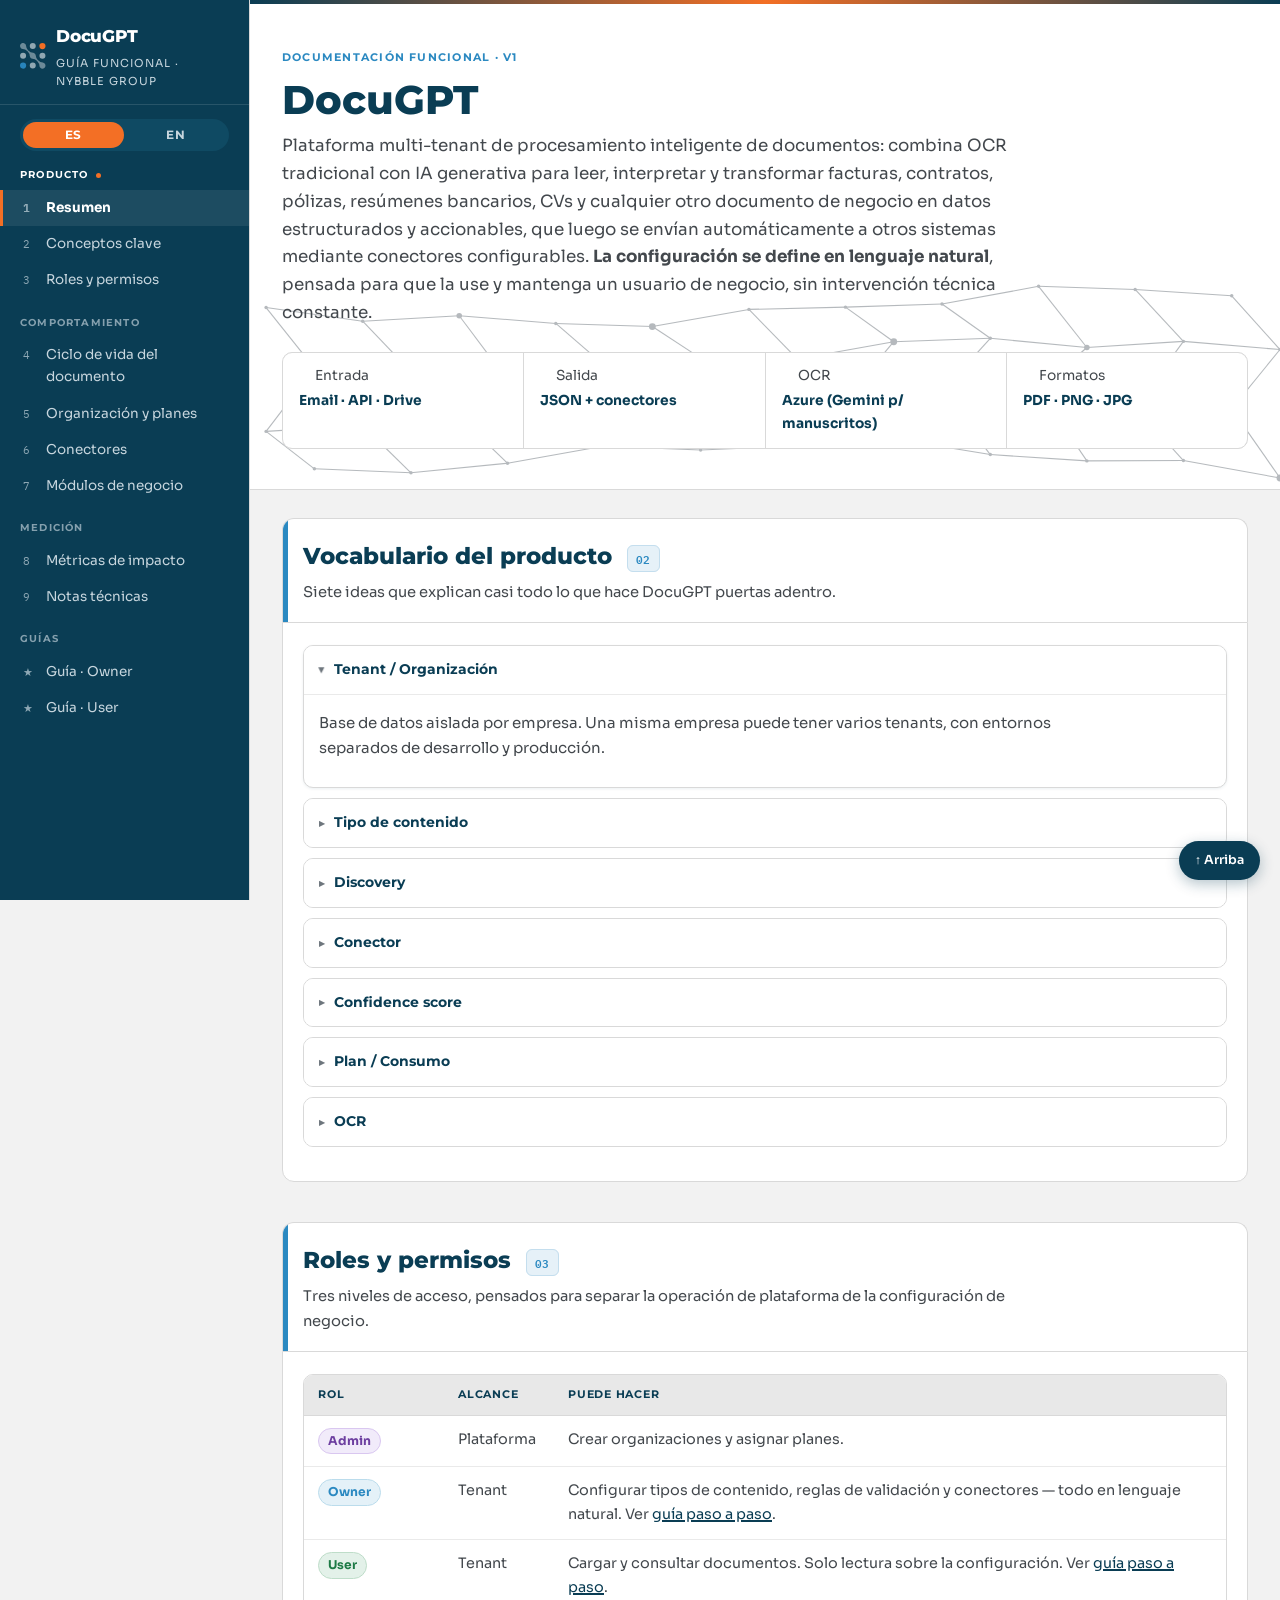
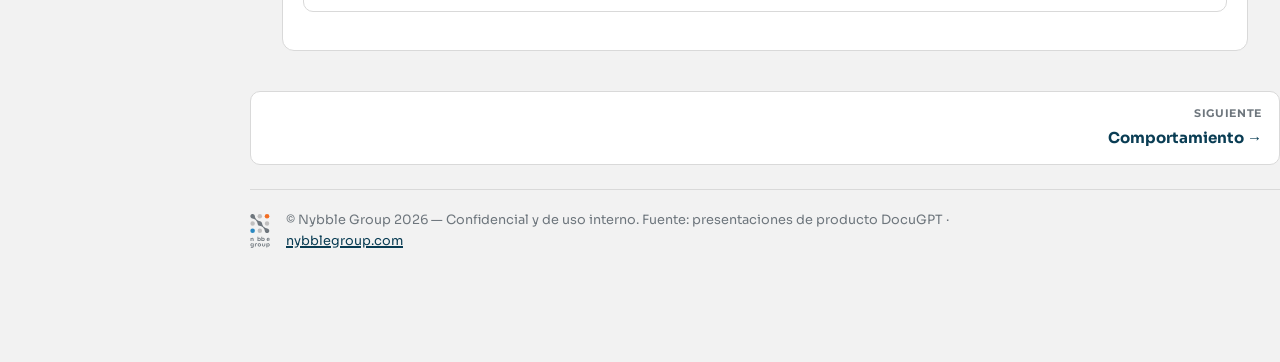
<file: index.html>
<!doctype html>
<html lang="es">
<head>
<meta charset="utf-8">
<meta name="viewport" content="width=device-width, initial-scale=1">
<title data-i18n="page.title">DocuGPT · Guía funcional</title>
<link rel="preconnect" href="https://fonts.googleapis.com">
<link rel="preconnect" href="https://fonts.gstatic.com" crossorigin>
<link href="https://fonts.googleapis.com/css2?family=Montserrat:wght@600;700;800&family=Sora:wght@300;400;500;600;700&family=IBM+Plex+Mono:wght@400;500;600&display=swap" rel="stylesheet">
<link rel="stylesheet" href="assets/style.css">
</head>
<body>
<div class="shell">

<!--
  NAV: duplicado verbatim en cada página del sitio.
  Única diferencia entre copias: qué <div class="grp"> y qué <a> llevan `is-here`.
  Anchors "#ancla" = sección en ESTA página. "otra.html#ancla" = otra página.
  Ver README para el detalle del patrón antes de tocar este bloque.
-->
<nav class="side">
  <div class="brand">
    <svg class="ng-logo ng-logo-icon" width="26" height="26" viewBox="0 0 75 75" xmlns="http://www.w3.org/2000/svg" aria-hidden="true">
<path class="lg-1" d="M64.72,17.82a8.91,8.91,0,1,0-8.91-8.91A8.91,8.91,0,0,0,64.72,17.82Z"/>
<path class="lg-2" d="M8.91,73.94A8.91,8.91,0,1,0,0,65,8.91,8.91,0,0,0,8.91,73.94Z"/>
<path class="lg-3" d="M64.72,45.62A8.65,8.65,0,1,0,56.07,37,8.65,8.65,0,0,0,64.72,45.62Z"/>
<path class="lg-3" d="M8.91,45.62A8.65,8.65,0,1,0,.27,37,8.65,8.65,0,0,0,8.91,45.62Z"/>
<path class="lg-3" d="M36.82,73.68A8.65,8.65,0,1,0,28.17,65,8.64,8.64,0,0,0,36.82,73.68Z"/>
<path class="lg-3" d="M36.82,17.56a8.65,8.65,0,1,0-8.65-8.65A8.65,8.65,0,0,0,36.82,17.56Z"/>
<path class="lg-4" d="M67,73.59l.35-.1.08,0,.3-.1.12,0,.27-.11.15-.07.24-.11.17-.08.21-.11.19-.11.2-.12a1.22,1.22,0,0,0,.19-.12l.19-.12.2-.14.18-.14.19-.14.16-.15.19-.16.15-.14.2-.19.14-.16c.07-.06.13-.13.19-.19l.14-.17.17-.21h0c.07-.1.14-.21.22-.31s.15-.2.21-.3a3,3,0,0,0,.23-.38l.16-.26c.08-.15.15-.31.23-.47l.09-.19c.08-.19.15-.38.22-.57,0,0,0-.07,0-.11q.1-.31.18-.63a.25.25,0,0,0,0-.07,8.77,8.77,0,0,0-1.59-7.51l-.07-.09h0l-.08-.09c-.17-.2-.34-.39-.52-.57l-.22-.2c-.14-.13-.28-.27-.42-.39l-.27-.2c-.14-.1-.27-.21-.42-.31l-.29-.18-.43-.25-.31-.16-.44-.2L67.82,57l-.44-.15-.34-.1-.45-.1-.35-.07c-.15,0-.31,0-.46-.06l-.21,0A20,20,0,0,1,53,50.8L51.2,49a20.86,20.86,0,0,1-5.81-12.9,8.69,8.69,0,0,0-2.49-5.34h0a8.61,8.61,0,0,0-5.31-2.51,20.67,20.67,0,0,1-12.82-5.85L23,20.64A20.34,20.34,0,0,1,17.35,8a1.52,1.52,0,0,0,0-.21,3.78,3.78,0,0,0-.06-.47l-.06-.35c0-.15-.07-.3-.11-.45S17,6.25,17,6.13a3.81,3.81,0,0,0-.15-.44c0-.11-.08-.22-.13-.33s-.13-.3-.2-.44l-.15-.32c-.08-.15-.16-.29-.25-.43l-.18-.3-.31-.42c-.07-.09-.13-.18-.2-.26s-.25-.29-.38-.43l-.2-.22c-.18-.18-.37-.35-.57-.52l-.09-.08h0l-.09-.07A8.66,8.66,0,0,0,6.63.26h0c-.22.06-.44.12-.66.2L5.85.5l-.6.23L5.07.82q-.24.11-.48.24l-.21.13A4.23,4.23,0,0,0,4,1.44l-.26.19-.34.25h0L3.18,2,3,2.2l-.16.15-.19.18-.15.16-.18.19L2.17,3,2,3.24a.76.76,0,0,1-.11.14,2,2,0,0,1-.17.23l-.12.18L1.45,4l-.12.19-.12.2-.09.17L1,4.79a1,1,0,0,0-.07.15L.8,5.21l-.06.15c0,.09-.07.18-.11.27a.56.56,0,0,1,0,.12l-.1.3,0,.08c0,.12-.07.24-.1.36h0a8.77,8.77,0,0,0,2.25,8.38h0a8.61,8.61,0,0,0,5.31,2.51,20.62,20.62,0,0,1,12.82,5.85l1.62,1.62a20.93,20.93,0,0,1,5.8,12.91,8.69,8.69,0,0,0,2.5,5.34h0A8.58,8.58,0,0,0,36,45.61a20.58,20.58,0,0,1,12.82,5.84l1.62,1.63A20.88,20.88,0,0,1,56.21,66a8.74,8.74,0,0,0,2.49,5.35h0A8.63,8.63,0,0,0,67,73.59Z"/>
</svg>
    <div class="brand-text"><b>DocuGPT</b><span data-i18n="nav.brandTag">Guía funcional · Nybble Group</span></div>
  </div>

  <div class="langtoggle" role="group" aria-label="Language / Idioma">
    <button type="button" data-lang-btn="es" aria-pressed="true">ES</button>
    <button type="button" data-lang-btn="en" aria-pressed="false">EN</button>
  </div>

  <div class="grp is-here" data-i18n="nav.grp.producto">Producto</div>
  <a href="#resumen" class="is-here"><i>1</i><span data-i18n="nav.link.resumen">Resumen</span></a>
  <a href="#conceptos"><i>2</i><span data-i18n="nav.link.conceptos">Conceptos clave</span></a>
  <a href="#roles"><i>3</i><span data-i18n="nav.link.roles">Roles y permisos</span></a>

  <div class="grp" data-i18n="nav.grp.comportamiento">Comportamiento</div>
  <a href="comportamiento.html#estados"><i>4</i><span data-i18n="nav.link.estados">Ciclo de vida del documento</span></a>
  <a href="comportamiento.html#planes"><i>5</i><span data-i18n="nav.link.planes">Organización y planes</span></a>
  <a href="comportamiento.html#conectores"><i>6</i><span data-i18n="nav.link.conectores">Conectores</span></a>
  <a href="comportamiento.html#modulos"><i>7</i><span data-i18n="nav.link.modulos">Módulos de negocio</span></a>

  <div class="grp" data-i18n="nav.grp.medicion">Medición</div>
  <a href="medicion.html#metricas"><i>8</i><span data-i18n="nav.link.metricas">Métricas de impacto</span></a>
  <a href="medicion.html#tecnico"><i>9</i><span data-i18n="nav.link.tecnico">Notas técnicas</span></a>

  <div class="grp" data-i18n="nav.grp.guias">Guías</div>
  <a href="guia-owner.html"><i>★</i><span data-i18n="nav.link.guiaOwner">Guía · Owner</span></a>
  <a href="guia-user.html"><i>★</i><span data-i18n="nav.link.guiaUser">Guía · User</span></a>
</nav>

<main>
<header class="hero" id="resumen">
  <div class="mesh">
<svg viewBox="0 0 960 200" xmlns="http://www.w3.org/2000/svg" fill="none" stroke="var(--ink3)" stroke-width="1">
<g stroke="var(--ink3)">
<path d="M15.0 31.3 L105.0 44.0"/>
<path d="M15.0 31.3 L60.0 87.7"/>
<path d="M105.0 44.0 L195.0 38.9"/>
<path d="M105.0 44.0 L150.0 91.1"/>
<path d="M195.0 38.9 L285.0 46.1"/>
<path d="M195.0 38.9 L240.0 98.9"/>
<path d="M285.0 46.1 L375.0 49.0"/>
<path d="M285.0 46.1 L330.0 85.0"/>
<path d="M375.0 49.0 L465.0 33.0"/>
<path d="M375.0 49.0 L420.0 78.4"/>
<path d="M465.0 33.0 L555.0 30.9"/>
<path d="M465.0 33.0 L510.0 79.2"/>
<path d="M555.0 30.9 L645.0 28.0"/>
<path d="M555.0 30.9 L600.0 63.1"/>
<path d="M645.0 28.0 L735.0 11.5"/>
<path d="M645.0 28.0 L690.0 59.9"/>
<path d="M735.0 11.5 L825.0 14.4"/>
<path d="M735.0 11.5 L780.0 68.5"/>
<path d="M825.0 14.4 L915.0 20.3"/>
<path d="M825.0 14.4 L870.0 62.8"/>
<path d="M915.0 20.3 L960.0 70.4"/>
<path d="M60.0 87.7 L150.0 91.1"/>
<path d="M60.0 87.7 L15.0 146.7"/>
<path d="M150.0 91.1 L240.0 98.9"/>
<path d="M150.0 91.1 L105.0 141.2"/>
<path d="M240.0 98.9 L330.0 85.0"/>
<path d="M240.0 98.9 L195.0 133.1"/>
<path d="M330.0 85.0 L420.0 78.4"/>
<path d="M330.0 85.0 L285.0 136.9"/>
<path d="M420.0 78.4 L510.0 79.2"/>
<path d="M420.0 78.4 L375.0 123.0"/>
<path d="M510.0 79.2 L600.0 63.1"/>
<path d="M510.0 79.2 L465.0 111.4"/>
<path d="M600.0 63.1 L690.0 59.9"/>
<path d="M600.0 63.1 L555.0 116.8"/>
<path d="M690.0 59.9 L780.0 68.5"/>
<path d="M690.0 59.9 L645.0 109.4"/>
<path d="M780.0 68.5 L870.0 62.8"/>
<path d="M780.0 68.5 L735.0 107.9"/>
<path d="M870.0 62.8 L960.0 70.4"/>
<path d="M870.0 62.8 L825.0 124.2"/>
<path d="M960.0 70.4 L915.0 125.7"/>
<path d="M15.0 146.7 L105.0 141.2"/>
<path d="M15.0 146.7 L60.0 181.6"/>
<path d="M105.0 141.2 L195.0 133.1"/>
<path d="M105.0 141.2 L150.0 185.3"/>
<path d="M195.0 133.1 L285.0 136.9"/>
<path d="M195.0 133.1 L240.0 176.4"/>
<path d="M285.0 136.9 L375.0 123.0"/>
<path d="M285.0 136.9 L330.0 160.4"/>
<path d="M375.0 123.0 L465.0 111.4"/>
<path d="M375.0 123.0 L420.0 164.1"/>
<path d="M465.0 111.4 L555.0 116.8"/>
<path d="M465.0 111.4 L510.0 160.3"/>
<path d="M555.0 116.8 L645.0 109.4"/>
<path d="M555.0 116.8 L600.0 153.6"/>
<path d="M645.0 109.4 L735.0 107.9"/>
<path d="M645.0 109.4 L690.0 168.3"/>
<path d="M735.0 107.9 L825.0 124.2"/>
<path d="M735.0 107.9 L780.0 174.2"/>
<path d="M825.0 124.2 L915.0 125.7"/>
<path d="M825.0 124.2 L870.0 173.9"/>
<path d="M915.0 125.7 L960.0 190.1"/>
<path d="M60.0 181.6 L150.0 185.3"/>
<path d="M150.0 185.3 L240.0 176.4"/>
<path d="M240.0 176.4 L330.0 160.4"/>
<path d="M330.0 160.4 L420.0 164.1"/>
<path d="M420.0 164.1 L510.0 160.3"/>
<path d="M510.0 160.3 L600.0 153.6"/>
<path d="M600.0 153.6 L690.0 168.3"/>
<path d="M690.0 168.3 L780.0 174.2"/>
<path d="M780.0 174.2 L870.0 173.9"/>
<path d="M870.0 173.9 L960.0 190.1"/>
</g>
<g fill="var(--ink3)" stroke="none">
<circle cx="15.0" cy="31.3" r="1.6"/>
<circle cx="105.0" cy="44.0" r="1.6"/>
<circle cx="195.0" cy="38.9" r="2.6"/>
<circle cx="285.0" cy="46.1" r="1.6"/>
<circle cx="375.0" cy="49.0" r="3.2"/>
<circle cx="465.0" cy="33.0" r="1.6"/>
<circle cx="555.0" cy="30.9" r="1.6"/>
<circle cx="645.0" cy="28.0" r="1.6"/>
<circle cx="735.0" cy="11.5" r="1.6"/>
<circle cx="825.0" cy="14.4" r="1.6"/>
<circle cx="915.0" cy="20.3" r="1.6"/>
<circle cx="60.0" cy="87.7" r="1.6"/>
<circle cx="150.0" cy="91.1" r="1.6"/>
<circle cx="240.0" cy="98.9" r="1.6"/>
<circle cx="330.0" cy="85.0" r="1.6"/>
<circle cx="420.0" cy="78.4" r="1.6"/>
<circle cx="510.0" cy="79.2" r="1.6"/>
<circle cx="600.0" cy="63.1" r="3.2"/>
<circle cx="690.0" cy="59.9" r="1.6"/>
<circle cx="780.0" cy="68.5" r="2.6"/>
<circle cx="870.0" cy="62.8" r="1.6"/>
<circle cx="960.0" cy="70.4" r="1.6"/>
<circle cx="15.0" cy="146.7" r="1.6"/>
<circle cx="105.0" cy="141.2" r="1.6"/>
<circle cx="195.0" cy="133.1" r="1.6"/>
<circle cx="285.0" cy="136.9" r="1.6"/>
<circle cx="375.0" cy="123.0" r="1.6"/>
<circle cx="465.0" cy="111.4" r="1.6"/>
<circle cx="555.0" cy="116.8" r="1.6"/>
<circle cx="645.0" cy="109.4" r="1.6"/>
<circle cx="735.0" cy="107.9" r="3.2"/>
<circle cx="825.0" cy="124.2" r="1.6"/>
<circle cx="915.0" cy="125.7" r="1.6"/>
<circle cx="60.0" cy="181.6" r="1.6"/>
<circle cx="150.0" cy="185.3" r="1.6"/>
<circle cx="240.0" cy="176.4" r="1.6"/>
<circle cx="330.0" cy="160.4" r="2.6"/>
<circle cx="420.0" cy="164.1" r="1.6"/>
<circle cx="510.0" cy="160.3" r="1.6"/>
<circle cx="600.0" cy="153.6" r="1.6"/>
<circle cx="690.0" cy="168.3" r="1.6"/>
<circle cx="780.0" cy="174.2" r="1.6"/>
<circle cx="870.0" cy="173.9" r="1.6"/>
<circle cx="960.0" cy="190.1" r="3.2"/>
</g>
</svg>
  </div>
  <div class="wrap">
    <div class="kicker" data-i18n="hero.kicker">Documentación funcional · v1</div>
    <h1>DocuGPT</h1>
    <p class="sub" data-i18n-html="hero.sub">Plataforma multi-tenant de procesamiento inteligente de documentos: combina OCR tradicional con IA generativa para leer, interpretar y transformar facturas, contratos, pólizas, resúmenes bancarios, CVs y cualquier otro documento de negocio en datos estructurados y accionables, que luego se envían automáticamente a otros sistemas mediante conectores configurables. <b>La configuración se define en lenguaje natural</b>, pensada para que la use y mantenga un usuario de negocio, sin intervención técnica constante.</p>
    <div class="metabar">
      <span><span data-i18n="metabar.entrada.k">Entrada</span><b>Email · API · Drive</b></span>
      <span><span data-i18n="metabar.salida.k">Salida</span><b data-i18n="metabar.salida.v">JSON + conectores</b></span>
      <span><span data-i18n="metabar.ocr.k">OCR</span><b data-i18n="metabar.ocr.v">Azure (Gemini p/ manuscritos)</b></span>
      <span><span data-i18n="metabar.formatos.k">Formatos</span><b>PDF · PNG · JPG</b></span>
    </div>
  </div>
</header>

<div class="wrap">

<!-- ============ 2. CONCEPTOS CLAVE ============ -->
<section id="conceptos" style="--accent:var(--c-product)">
  <div class="shead"><div><h2><span data-i18n="conceptos.h2">Vocabulario del producto</span> <span class="num">02</span></h2><p data-i18n="conceptos.p">Siete ideas que explican casi todo lo que hace DocuGPT puertas adentro.</p></div></div>
  <div class="sbody">

    <details open>
      <summary data-i18n="c1.summary">Tenant / Organización</summary>
      <div class="dbody"><p class="mini" data-i18n="c1.body">Base de datos aislada por empresa. Una misma empresa puede tener varios tenants, con entornos separados de desarrollo y producción.</p></div>
    </details>
    <details>
      <summary data-i18n="c2.summary">Tipo de contenido</summary>
      <div class="dbody"><p class="mini" data-i18n="c2.body">Define los campos a extraer y las reglas de formato de cada variable — por ejemplo, un CUIT a 11 dígitos sin guiones.</p></div>
    </details>
    <details>
      <summary data-i18n="c3.summary">Discovery</summary>
      <div class="dbody"><p class="mini" data-i18n-html="c3.body">Genera el esquema de un tipo de contenido en minutos a partir de al menos 3 documentos de ejemplo, infiriendo incluso variables calculadas.</p></div>
    </details>
    <details>
      <summary data-i18n="c4.summary">Conector</summary>
      <div class="dbody"><p class="mini" data-i18n-html="c4.body">Acción posterior al procesamiento (webhook o código embebido) que solo se ejecuta si el documento quedó válido. Detalle en <a href="comportamiento.html#conectores">Conectores</a>.</p></div>
    </details>
    <details>
      <summary data-i18n="c5.summary">Confidence score</summary>
      <div class="dbody"><p class="mini" data-i18n="c5.body">Certeza predictiva del modelo sobre cada dato extraído — orienta qué campos conviene revisar a mano.</p></div>
    </details>
    <details>
      <summary data-i18n="c6.summary">Plan / Consumo</summary>
      <div class="dbody"><p class="mini" data-i18n-html="c6.body">Cada tenant tiene un plan con vigencia y tope de páginas. Sin plan activo, el procesamiento se rechaza. Detalle en <a href="comportamiento.html#planes">Organización y planes</a>.</p></div>
    </details>
    <details>
      <summary data-i18n="c7.summary">OCR</summary>
      <div class="dbody"><p class="mini" data-i18n="c7.body">Motor Azure por defecto; puede configurarse Gemini u otro LLM avanzado para admitir manuscritos.</p></div>
    </details>

  </div>
</section>

<!-- ============ 3. ROLES Y PERMISOS ============ -->
<section id="roles" style="--accent:var(--c-product)">
  <div class="shead"><div><h2><span data-i18n="roles.h2">Roles y permisos</span> <span class="num">03</span></h2><p data-i18n="roles.p">Tres niveles de acceso, pensados para separar la operación de plataforma de la configuración de negocio.</p></div></div>
  <div class="sbody">

    <div class="tw">
      <table>
        <thead><tr><th style="width:140px" data-i18n="roles.th.rol">Rol</th><th style="width:110px" data-i18n="roles.th.alcance">Alcance</th><th data-i18n="roles.th.puede">Puede hacer</th></tr></thead>
        <tbody>
          <tr><td><span class="b b-admin">Admin</span></td><td data-i18n="roles.admin.alcance">Plataforma</td><td data-i18n="roles.admin.puede">Crear organizaciones y asignar planes.</td></tr>
          <tr><td><span class="b b-owner">Owner</span></td><td>Tenant</td><td data-i18n-html="roles.owner.puede">Configurar tipos de contenido, reglas de validación y conectores — todo en lenguaje natural. Ver <a href="guia-owner.html">guía paso a paso</a>.</td></tr>
          <tr><td><span class="b b-user">User</span></td><td>Tenant</td><td data-i18n-html="roles.user.puede">Cargar y consultar documentos. Solo lectura sobre la configuración. Ver <a href="guia-user.html">guía paso a paso</a>.</td></tr>
        </tbody>
      </table>
    </div>

  </div>
</section>

</div><!-- /wrap -->

<div class="pager">
  <a class="next" href="comportamiento.html#estados" style="text-align:right;margin-left:auto"><span class="d" data-i18n="pager.siguiente">Siguiente</span><span class="t" data-i18n="index.pager.next">Comportamiento →</span></a>
</div>

<footer>
  <div class="wrap" style="padding:0">
    <div class="brandmark">
      <svg class="ng-logo ng-logo-full" width="20" height="34" viewBox="0 0 75 131.69" xmlns="http://www.w3.org/2000/svg" role="img" aria-label="Nybble Group">
<path class="lg-1" d="M64.72,17.82a8.91,8.91,0,1,0-8.91-8.91A8.91,8.91,0,0,0,64.72,17.82Z"/>
<path class="lg-2" d="M8.91,73.94A8.91,8.91,0,1,0,0,65,8.91,8.91,0,0,0,8.91,73.94Z"/>
<path class="lg-3" d="M64.72,45.62A8.65,8.65,0,1,0,56.07,37,8.65,8.65,0,0,0,64.72,45.62Z"/>
<path class="lg-3" d="M8.91,45.62A8.65,8.65,0,1,0,.27,37,8.65,8.65,0,0,0,8.91,45.62Z"/>
<path class="lg-3" d="M36.82,73.68A8.65,8.65,0,1,0,28.17,65,8.64,8.64,0,0,0,36.82,73.68Z"/>
<path class="lg-3" d="M36.82,17.56a8.65,8.65,0,1,0-8.65-8.65A8.65,8.65,0,0,0,36.82,17.56Z"/>
<path class="lg-4" d="M67,73.59l.35-.1.08,0,.3-.1.12,0,.27-.11.15-.07.24-.11.17-.08.21-.11.19-.11.2-.12a1.22,1.22,0,0,0,.19-.12l.19-.12.2-.14.18-.14.19-.14.16-.15.19-.16.15-.14.2-.19.14-.16c.07-.06.13-.13.19-.19l.14-.17.17-.21h0c.07-.1.14-.21.22-.31s.15-.2.21-.3a3,3,0,0,0,.23-.38l.16-.26c.08-.15.15-.31.23-.47l.09-.19c.08-.19.15-.38.22-.57,0,0,0-.07,0-.11q.1-.31.18-.63a.25.25,0,0,0,0-.07,8.77,8.77,0,0,0-1.59-7.51l-.07-.09h0l-.08-.09c-.17-.2-.34-.39-.52-.57l-.22-.2c-.14-.13-.28-.27-.42-.39l-.27-.2c-.14-.1-.27-.21-.42-.31l-.29-.18-.43-.25-.31-.16-.44-.2L67.82,57l-.44-.15-.34-.1-.45-.1-.35-.07c-.15,0-.31,0-.46-.06l-.21,0A20,20,0,0,1,53,50.8L51.2,49a20.86,20.86,0,0,1-5.81-12.9,8.69,8.69,0,0,0-2.49-5.34h0a8.61,8.61,0,0,0-5.31-2.51,20.67,20.67,0,0,1-12.82-5.85L23,20.64A20.34,20.34,0,0,1,17.35,8a1.52,1.52,0,0,0,0-.21,3.78,3.78,0,0,0-.06-.47l-.06-.35c0-.15-.07-.3-.11-.45S17,6.25,17,6.13a3.81,3.81,0,0,0-.15-.44c0-.11-.08-.22-.13-.33s-.13-.3-.2-.44l-.15-.32c-.08-.15-.16-.29-.25-.43l-.18-.3-.31-.42c-.07-.09-.13-.18-.2-.26s-.25-.29-.38-.43l-.2-.22c-.18-.18-.37-.35-.57-.52l-.09-.08h0l-.09-.07A8.66,8.66,0,0,0,6.63.26h0c-.22.06-.44.12-.66.2L5.85.5l-.6.23L5.07.82q-.24.11-.48.24l-.21.13A4.23,4.23,0,0,0,4,1.44l-.26.19-.34.25h0L3.18,2,3,2.2l-.16.15-.19.18-.15.16-.18.19L2.17,3,2,3.24a.76.76,0,0,1-.11.14,2,2,0,0,1-.17.23l-.12.18L1.45,4l-.12.19-.12.2-.09.17L1,4.79a1,1,0,0,0-.07.15L.8,5.21l-.06.15c0,.09-.07.18-.11.27a.56.56,0,0,1,0,.12l-.1.3,0,.08c0,.12-.07.24-.1.36h0a8.77,8.77,0,0,0,2.25,8.38h0a8.61,8.61,0,0,0,5.31,2.51,20.62,20.62,0,0,1,12.82,5.85l1.62,1.62a20.93,20.93,0,0,1,5.8,12.91,8.69,8.69,0,0,0,2.5,5.34h0A8.58,8.58,0,0,0,36,45.61a20.58,20.58,0,0,1,12.82,5.84l1.62,1.63A20.88,20.88,0,0,1,56.21,66a8.74,8.74,0,0,0,2.49,5.35h0A8.63,8.63,0,0,0,67,73.59Z"/>
<path class="lg-4" d="M74.16,95.05h0a5,5,0,0,0-2-2.06,5.85,5.85,0,0,0-2.94-.72,6,6,0,0,0-3.18.84A5.65,5.65,0,0,0,64,95.4a7.12,7.12,0,0,0-.74,3.27,6.62,6.62,0,0,0,.86,3.41,5.2,5.2,0,0,0,2.31,2.14,8.28,8.28,0,0,0,3.52.82h.23a13.35,13.35,0,0,0,3.65-.5l.07,0-.24-2.59-.1,0a19,19,0,0,1-3.07.41c-2.28,0-3.63-.91-4-2.7h8.36v-.07a7.86,7.86,0,0,0,.1-1.34A6.82,6.82,0,0,0,74.16,95.05Zm-2.37,2.32H66.38a3.32,3.32,0,0,1,.93-1.94,2.64,2.64,0,0,1,1.85-.67,2.52,2.52,0,0,1,1.83.68,3,3,0,0,1,.8,1.93Z"/>
<path class="lg-4" d="M8,92.26a5,5,0,0,0-2.26.48,3.86,3.86,0,0,0-1.58,1.38v0l0-1.51H1v12h3.3V98.18a3.37,3.37,0,0,1,.67-2.24,2.53,2.53,0,0,1,2-.79c1.49,0,2.27,1,2.27,2.82v6.68h3.35v-7.3a5.55,5.55,0,0,0-1.16-3.78A4.27,4.27,0,0,0,8,92.26Z"/>
<path class="lg-4" d="M37.89,93a5.32,5.32,0,0,0-2.84-.78,4.52,4.52,0,0,0-3.9,1.79V88.26H27.87v16.39H31l.05-1.58v0a3.88,3.88,0,0,0,1.57,1.43,5,5,0,0,0,2.25.51,5.19,5.19,0,0,0,3-.89,6,6,0,0,0,2-2.34,7.76,7.76,0,0,0,0-6.53A5.28,5.28,0,0,0,37.89,93Zm-.54,5.61a3.55,3.55,0,0,1-.89,2.49,3.24,3.24,0,0,1-4.62,0,3.94,3.94,0,0,1,0-5,3.21,3.21,0,0,1,4.6,0A3.61,3.61,0,0,1,37.35,98.65Z"/>
<path class="lg-4" d="M52.91,93a5.27,5.27,0,0,0-2.84-.78,4.5,4.5,0,0,0-3.89,1.79l0,0V88.26H42.9v16.39H46l0-1.58v0a4,4,0,0,0,1.57,1.43,5.07,5.07,0,0,0,2.26.51,5.24,5.24,0,0,0,3-.89,6,6,0,0,0,2-2.34h0a7.08,7.08,0,0,0,.72-3.19,7.4,7.4,0,0,0-.73-3.34A5.37,5.37,0,0,0,52.91,93Zm-3.74,9.07a3,3,0,0,1-2.31-1A3.55,3.55,0,0,1,46,98.65a3.61,3.61,0,0,1,.9-2.51,3.21,3.21,0,0,1,4.6,0,3.94,3.94,0,0,1,0,5h0A3,3,0,0,1,49.17,102.11Z"/>
<path class="lg-4" d="M10.07,115.41l0,0A4,4,0,0,0,8.46,114a4.88,4.88,0,0,0-2.23-.51,5.31,5.31,0,0,0-3,.88,5.91,5.91,0,0,0-2,2.31,7,7,0,0,0-.72,3.17,7.2,7.2,0,0,0,.73,3.31,5.41,5.41,0,0,0,2,2.21,5.41,5.41,0,0,0,2.85.77,5.5,5.5,0,0,0,2.36-.48,3.91,3.91,0,0,0,1.62-1.42l0,0v.87a3.76,3.76,0,0,1-1,2.83,4.24,4.24,0,0,1-3,.9A8.28,8.28,0,0,1,4,128.52a7,7,0,0,1-1.69-.65l-.12-.07-.35,2.93,0,0a8.23,8.23,0,0,0,2,.66,13.58,13.58,0,0,0,2.55.27,6.82,6.82,0,0,0,5-1.72,6.92,6.92,0,0,0,1.7-5.06V113.85H10.11Zm-.8,1.91a3.87,3.87,0,0,1,0,5,3,3,0,0,1-2.3,1,3,3,0,0,1-2.29-1,3.89,3.89,0,0,1,0-5,3,3,0,0,1,2.31-1A3,3,0,0,1,9.27,117.32Z"/>
<path class="lg-4" d="M38.33,114.26h0a7.13,7.13,0,0,0-3.32-.79,6.92,6.92,0,0,0-3.44.87,6.28,6.28,0,0,0-2.36,2.3,6.21,6.21,0,0,0,2.47,8.68,7,7,0,0,0,3.33.8,6.81,6.81,0,0,0,3.43-.87,6.14,6.14,0,0,0,3.19-5.47,6.05,6.05,0,0,0-3.3-5.52Zm0,5.52a3.46,3.46,0,0,1-.92,2.49h0a3.37,3.37,0,0,1-4.71,0,3.8,3.8,0,0,1,0-5,3.39,3.39,0,0,1,4.73,0A3.43,3.43,0,0,1,38.28,119.78Z"/>
<path class="lg-4" d="M74.27,116.45a5.41,5.41,0,0,0-2-2.2,5.27,5.27,0,0,0-2.84-.78,4.41,4.41,0,0,0-4,1.92v0l-.05-1.56H62.26v15.54h3.26v-5l0,0a3.82,3.82,0,0,0,1.56,1.3,5.08,5.08,0,0,0,2.17.46,5.31,5.31,0,0,0,3-.88,5.91,5.91,0,0,0,2-2.31,7,7,0,0,0,.72-3.17A7.33,7.33,0,0,0,74.27,116.45Zm-2.54,3.36a3.51,3.51,0,0,1-.89,2.46,3.26,3.26,0,0,1-4.62,0,3.89,3.89,0,0,1,0-5,3.22,3.22,0,0,1,4.59,0A3.51,3.51,0,0,1,71.73,119.81Z"/>
<path class="lg-4" d="M54.67,119.78a3.65,3.65,0,0,1-.84,2.6,3.19,3.19,0,0,1-4.64,0,3.69,3.69,0,0,1-.83-2.6v-5.93H45.13v6a6.45,6.45,0,0,0,.86,3.2,6.08,6.08,0,0,0,2.32,2.24,6.58,6.58,0,0,0,3.2.8,6.39,6.39,0,0,0,3.31-.87,6.18,6.18,0,0,0,2.27-2.3,6.43,6.43,0,0,0,.8-3.17v-5.93H54.67Z"/>
<path class="lg-4" d="M24.26,113.67a3.72,3.72,0,0,0-2,.56A4,4,0,0,0,21,115.85l0,0,0-2H17.79v11.9h3.27v-5.42a4.31,4.31,0,0,1,.75-2.7,2.8,2.8,0,0,1,2.09-1.11,10.12,10.12,0,0,1,2.22.11l.1,0,.09-2.91h-.08A12,12,0,0,0,24.26,113.67Z"/>
</svg>
          <p style="margin:0" data-i18n-html="footer.full">© Nybble Group 2026 — Confidencial y de uso interno. Fuente: presentaciones de producto DocuGPT · <a href="https://www.nybblegroup.com" target="_blank" rel="noopener">nybblegroup.com</a></p>
    </div>
  </div>
</footer>

</main>
</div><!-- /shell -->
<a class="toplink" href="#resumen" data-i18n="toplink.top">↑ Arriba</a>

<script src="assets/i18n.js"></script>
<script>
initI18n({
  "page.title": { es: "DocuGPT · Guía funcional", en: "DocuGPT · Functional Guide" },
  "hero.kicker": { es: "Documentación funcional · v1", en: "Functional Documentation · v1" },
  "hero.sub": {
    es: 'Plataforma multi-tenant de procesamiento inteligente de documentos: combina OCR tradicional con IA generativa para leer, interpretar y transformar facturas, contratos, pólizas, resúmenes bancarios, CVs y cualquier otro documento de negocio en datos estructurados y accionables, que luego se envían automáticamente a otros sistemas mediante conectores configurables. <b>La configuración se define en lenguaje natural</b>, pensada para que la use y mantenga un usuario de negocio, sin intervención técnica constante.',
    en: 'Multi-tenant intelligent document processing platform: it combines traditional OCR with generative AI to read, interpret, and transform invoices, contracts, policies, bank statements, résumés, and any other business document into structured, actionable data, which is then sent automatically to other systems through configurable connectors. <b>Configuration is defined in natural language</b>, designed so a business user can set it up and maintain it without constant technical involvement.'
  },
  "metabar.entrada.k": { es: "Entrada", en: "Input" },
  "metabar.salida.k": { es: "Salida", en: "Output" },
  "metabar.salida.v": { es: "JSON + conectores", en: "JSON + connectors" },
  "metabar.ocr.k": { es: "OCR", en: "OCR" },
  "metabar.ocr.v": { es: "Azure (Gemini p/ manuscritos)", en: "Azure (Gemini for handwriting)" },
  "metabar.formatos.k": { es: "Formatos", en: "Formats" },
  "conceptos.h2": { es: "Vocabulario del producto", en: "Product Vocabulary" },
  "conceptos.p": { es: "Siete ideas que explican casi todo lo que hace DocuGPT puertas adentro.", en: "Seven ideas that explain almost everything DocuGPT does under the hood." },
  "c1.summary": { es: "Tenant / Organización", en: "Tenant / Organization" },
  "c1.body": { es: "Base de datos aislada por empresa. Una misma empresa puede tener varios tenants, con entornos separados de desarrollo y producción.", en: "An isolated database per company. The same company can have multiple tenants, with separate development and production environments." },
  "c2.summary": { es: "Tipo de contenido", en: "Content Type" },
  "c2.body": { es: "Define los campos a extraer y las reglas de formato de cada variable — por ejemplo, un CUIT a 11 dígitos sin guiones.", en: "Defines the fields to extract and the format rules for each variable — for example, a CUIT (Argentine tax ID) with 11 digits and no dashes." },
  "c3.summary": { es: "Discovery", en: "Discovery" },
  "c3.body": {
    es: 'Genera el esquema de un tipo de contenido en minutos a partir de al menos 3 documentos de ejemplo, infiriendo incluso variables calculadas — por ejemplo, el tipo de contenido de CVs se creó así, agregando un puntaje de perfil técnico inferido por el modelo aunque no esté escrito en el documento. <a class="tag" href="https://docs.google.com/document/d/1stXC4ada0EwT7GyvzrzQ9tmnBshvwzMf8XJP3DK60d8/edit" target="_blank" rel="noopener">Demo 2026-09-04</a>',
    en: 'Generates a content type\'s schema in minutes from at least 3 sample documents, even inferring calculated variables — for example, the CV/résumé content type was created this way, adding a technical-profile score inferred by the model even though it isn\'t written in the document. <a class="tag" href="https://docs.google.com/document/d/1stXC4ada0EwT7GyvzrzQ9tmnBshvwzMf8XJP3DK60d8/edit" target="_blank" rel="noopener">Demo 2026-09-04</a>'
  },
  "c4.summary": { es: "Conector", en: "Connector" },
  "c4.body": {
    es: 'Acción posterior al procesamiento (webhook o código embebido), configurable para dispararse en distintos momentos del flujo — lo más común es que se ejecute recién cuando el documento queda válido. Detalle en <a href="comportamiento.html#conectores">Conectores</a>.',
    en: 'A post-processing action (webhook or embedded code), configurable to fire at different points in the flow — the most common case is for it to run only once the document ends up valid. Details in <a href="comportamiento.html#conectores">Connectors</a>.'
  },
  "c5.summary": { es: "Confidence score", en: "Confidence score" },
  "c5.body": { es: "Certeza predictiva del modelo sobre cada dato extraído — orienta qué campos conviene revisar a mano.", en: "The model's predictive confidence in each extracted value — it flags which fields are worth a manual review." },
  "c6.summary": { es: "Plan / Consumo", en: "Plan / Usage" },
  "c6.body": {
    es: 'Cada tenant tiene un plan con vigencia y tope de páginas. Sin plan activo, el procesamiento se rechaza. Detalle en <a href="comportamiento.html#planes">Organización y planes</a>.',
    en: 'Each tenant has a plan with a validity period and a page cap. Without an active plan, processing is rejected. Details in <a href="comportamiento.html#planes">Organization &amp; Plans</a>.'
  },
  "c7.summary": { es: "OCR", en: "OCR" },
  "c7.body": { es: "Motor Azure por defecto; puede configurarse Gemini u otro LLM avanzado para admitir manuscritos.", en: "Azure engine by default; Gemini or another advanced LLM can be configured to support handwriting." },
  "roles.h2": { es: "Roles y permisos", en: "Roles & Permissions" },
  "roles.p": { es: "Tres niveles de acceso, pensados para separar la operación de plataforma de la configuración de negocio.", en: "Three access levels, designed to separate platform operation from business configuration." },
  "roles.th.rol": { es: "Rol", en: "Role" },
  "roles.th.alcance": { es: "Alcance", en: "Scope" },
  "roles.th.puede": { es: "Puede hacer", en: "Can do" },
  "roles.admin.alcance": { es: "Plataforma", en: "Platform" },
  "roles.admin.puede": { es: "Crear organizaciones y asignar planes.", en: "Create organizations and assign plans." },
  "roles.owner.puede": {
    es: 'Configurar tipos de contenido, reglas de validación y conectores — todo en lenguaje natural. Ver <a href="guia-owner.html">guía paso a paso</a>.',
    en: 'Configure content types, validation rules, and connectors — all in natural language. See the <a href="guia-owner.html">step-by-step guide</a>.'
  },
  "roles.user.puede": {
    es: 'Cargar y consultar documentos. Solo lectura sobre la configuración. Ver <a href="guia-user.html">guía paso a paso</a>.',
    en: 'Upload and look up documents. Read-only access to configuration. See the <a href="guia-user.html">step-by-step guide</a>.'
  },
  "index.pager.next": { es: "Comportamiento →", en: "Behavior →" }
});
</script>
</body>
</html>
</file>
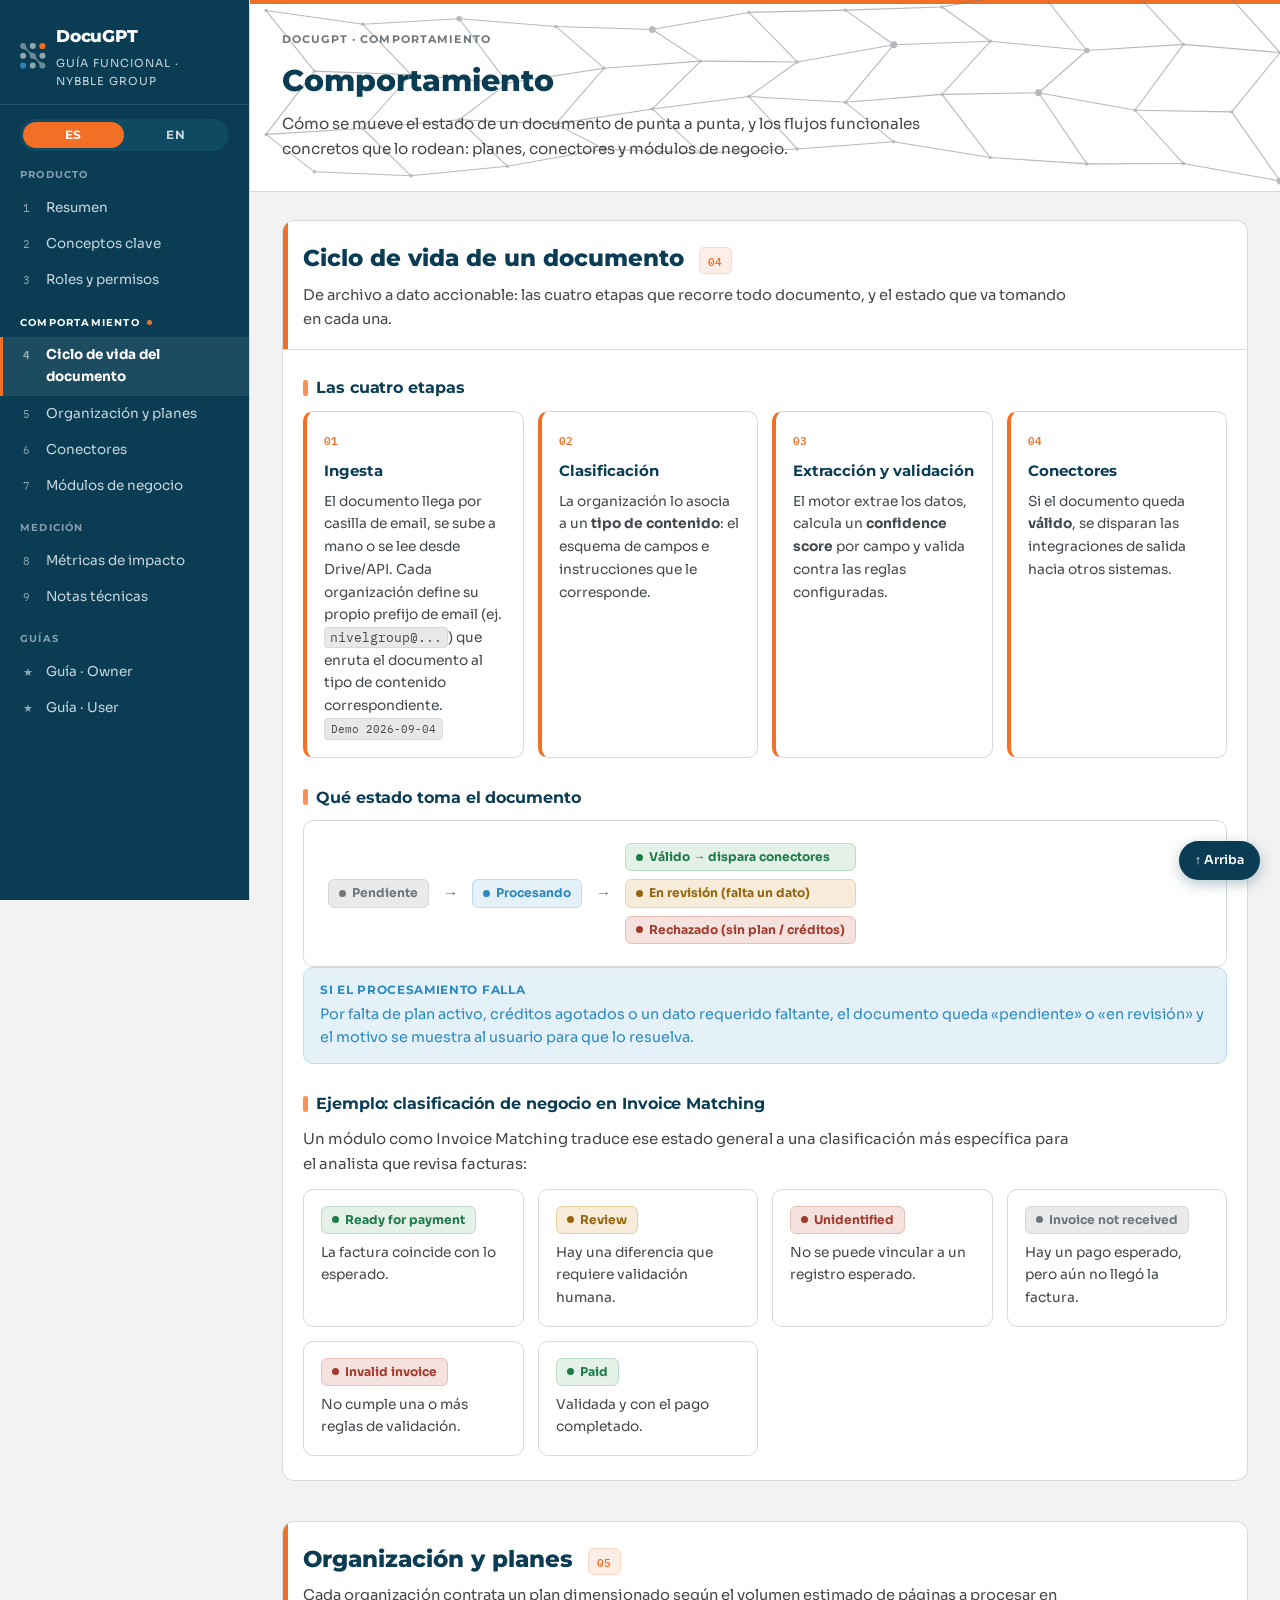
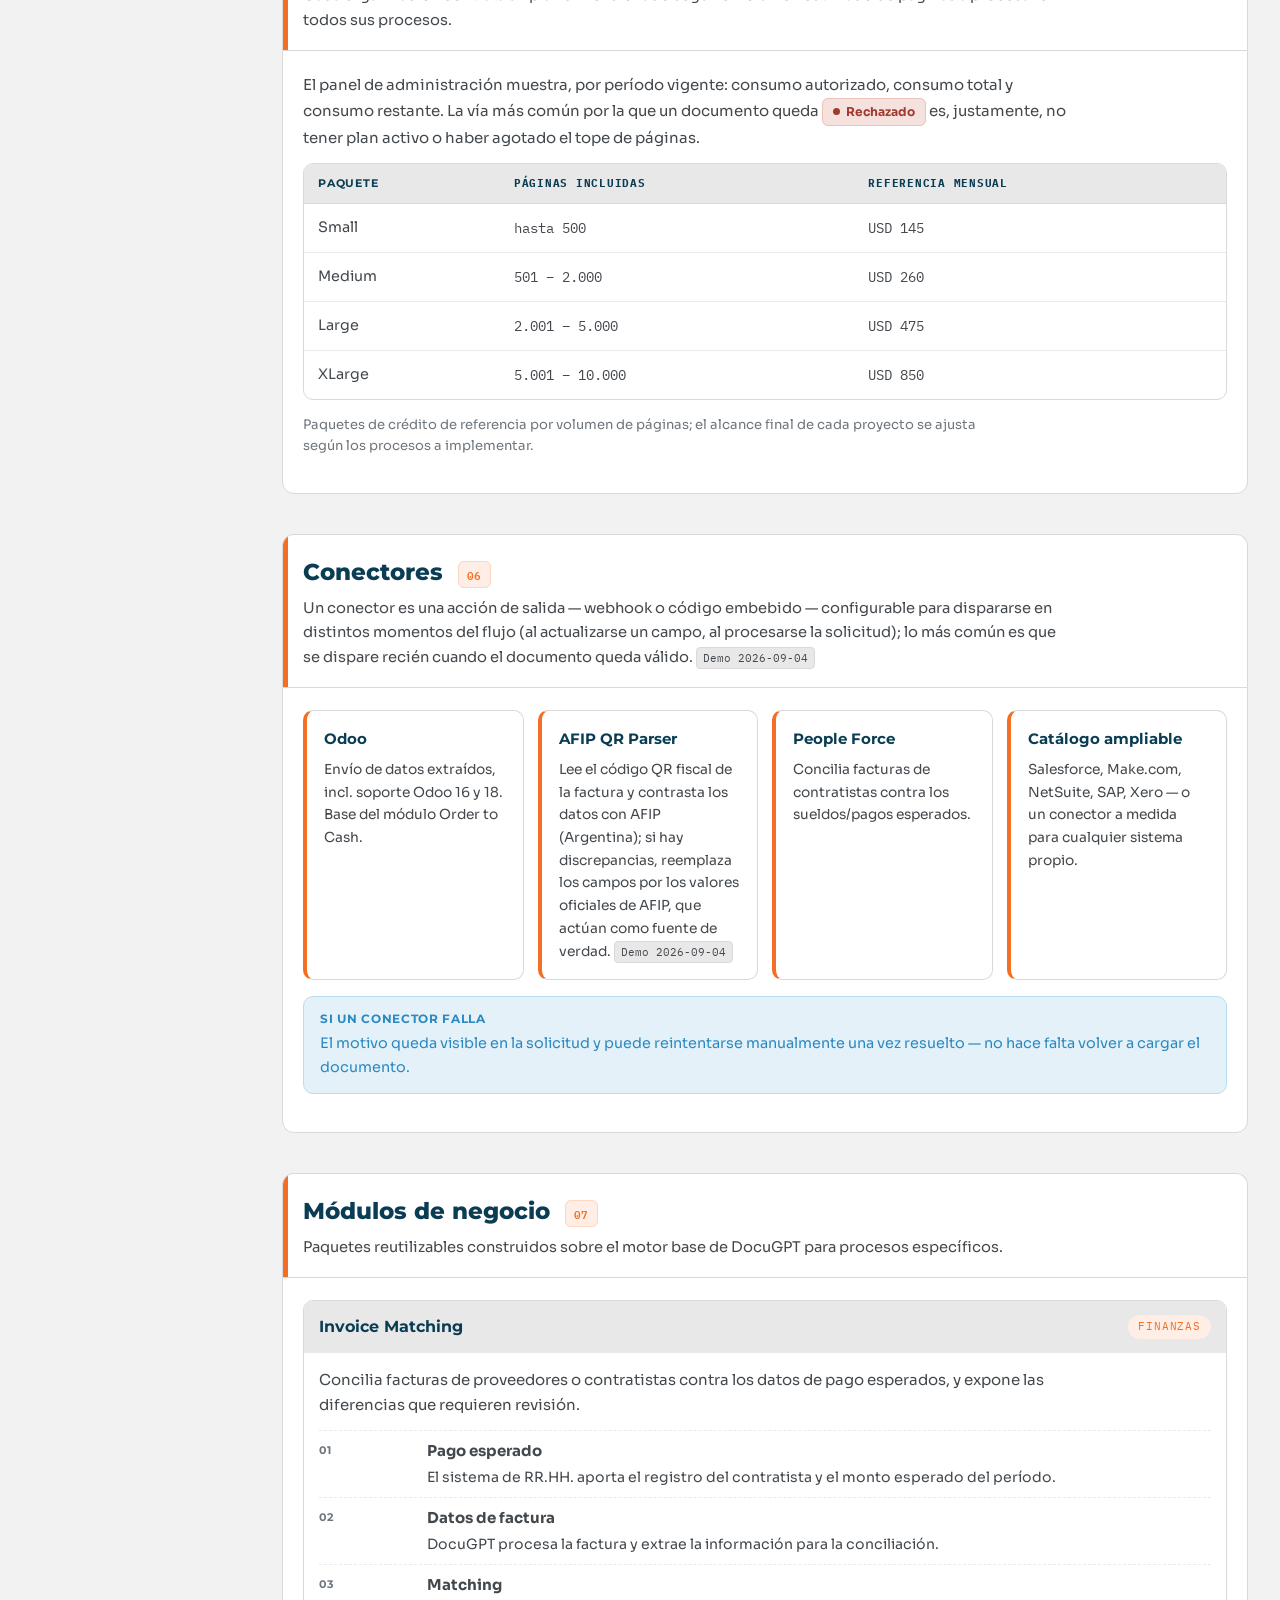
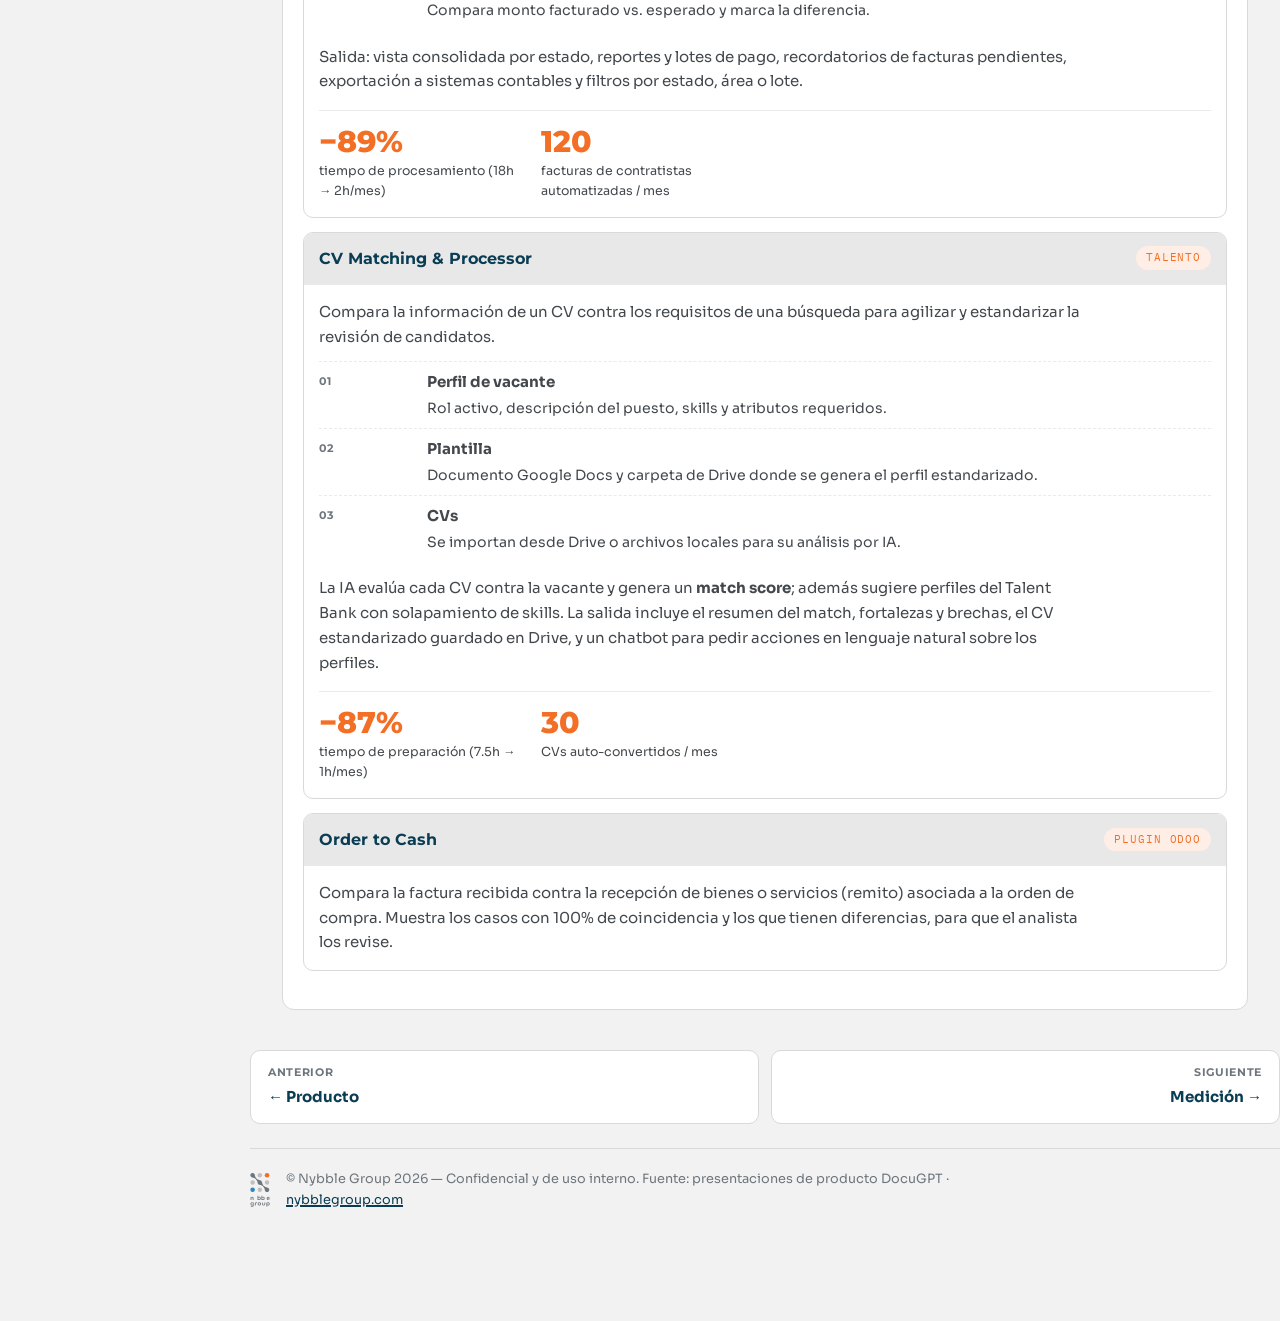
<file: comportamiento.html>
<!doctype html>
<html lang="es">
<head>
<meta charset="utf-8">
<meta name="viewport" content="width=device-width, initial-scale=1">
<title data-i18n="page.title">DocuGPT · Comportamiento</title>
<link rel="preconnect" href="https://fonts.googleapis.com">
<link rel="preconnect" href="https://fonts.gstatic.com" crossorigin>
<link href="https://fonts.googleapis.com/css2?family=Montserrat:wght@600;700;800&family=Sora:wght@300;400;500;600;700&family=IBM+Plex+Mono:wght@400;500;600&display=swap" rel="stylesheet">
<link rel="stylesheet" href="assets/style.css">
</head>
<body>
<div class="shell">

<nav class="side">
  <div class="brand">
    <svg class="ng-logo ng-logo-icon" width="26" height="26" viewBox="0 0 75 75" xmlns="http://www.w3.org/2000/svg" aria-hidden="true">
<path class="lg-1" d="M64.72,17.82a8.91,8.91,0,1,0-8.91-8.91A8.91,8.91,0,0,0,64.72,17.82Z"/>
<path class="lg-2" d="M8.91,73.94A8.91,8.91,0,1,0,0,65,8.91,8.91,0,0,0,8.91,73.94Z"/>
<path class="lg-3" d="M64.72,45.62A8.65,8.65,0,1,0,56.07,37,8.65,8.65,0,0,0,64.72,45.62Z"/>
<path class="lg-3" d="M8.91,45.62A8.65,8.65,0,1,0,.27,37,8.65,8.65,0,0,0,8.91,45.62Z"/>
<path class="lg-3" d="M36.82,73.68A8.65,8.65,0,1,0,28.17,65,8.64,8.64,0,0,0,36.82,73.68Z"/>
<path class="lg-3" d="M36.82,17.56a8.65,8.65,0,1,0-8.65-8.65A8.65,8.65,0,0,0,36.82,17.56Z"/>
<path class="lg-4" d="M67,73.59l.35-.1.08,0,.3-.1.12,0,.27-.11.15-.07.24-.11.17-.08.21-.11.19-.11.2-.12a1.22,1.22,0,0,0,.19-.12l.19-.12.2-.14.18-.14.19-.14.16-.15.19-.16.15-.14.2-.19.14-.16c.07-.06.13-.13.19-.19l.14-.17.17-.21h0c.07-.1.14-.21.22-.31s.15-.2.21-.3a3,3,0,0,0,.23-.38l.16-.26c.08-.15.15-.31.23-.47l.09-.19c.08-.19.15-.38.22-.57,0,0,0-.07,0-.11q.1-.31.18-.63a.25.25,0,0,0,0-.07,8.77,8.77,0,0,0-1.59-7.51l-.07-.09h0l-.08-.09c-.17-.2-.34-.39-.52-.57l-.22-.2c-.14-.13-.28-.27-.42-.39l-.27-.2c-.14-.1-.27-.21-.42-.31l-.29-.18-.43-.25-.31-.16-.44-.2L67.82,57l-.44-.15-.34-.1-.45-.1-.35-.07c-.15,0-.31,0-.46-.06l-.21,0A20,20,0,0,1,53,50.8L51.2,49a20.86,20.86,0,0,1-5.81-12.9,8.69,8.69,0,0,0-2.49-5.34h0a8.61,8.61,0,0,0-5.31-2.51,20.67,20.67,0,0,1-12.82-5.85L23,20.64A20.34,20.34,0,0,1,17.35,8a1.52,1.52,0,0,0,0-.21,3.78,3.78,0,0,0-.06-.47l-.06-.35c0-.15-.07-.3-.11-.45S17,6.25,17,6.13a3.81,3.81,0,0,0-.15-.44c0-.11-.08-.22-.13-.33s-.13-.3-.2-.44l-.15-.32c-.08-.15-.16-.29-.25-.43l-.18-.3-.31-.42c-.07-.09-.13-.18-.2-.26s-.25-.29-.38-.43l-.2-.22c-.18-.18-.37-.35-.57-.52l-.09-.08h0l-.09-.07A8.66,8.66,0,0,0,6.63.26h0c-.22.06-.44.12-.66.2L5.85.5l-.6.23L5.07.82q-.24.11-.48.24l-.21.13A4.23,4.23,0,0,0,4,1.44l-.26.19-.34.25h0L3.18,2,3,2.2l-.16.15-.19.18-.15.16-.18.19L2.17,3,2,3.24a.76.76,0,0,1-.11.14,2,2,0,0,1-.17.23l-.12.18L1.45,4l-.12.19-.12.2-.09.17L1,4.79a1,1,0,0,0-.07.15L.8,5.21l-.06.15c0,.09-.07.18-.11.27a.56.56,0,0,1,0,.12l-.1.3,0,.08c0,.12-.07.24-.1.36h0a8.77,8.77,0,0,0,2.25,8.38h0a8.61,8.61,0,0,0,5.31,2.51,20.62,20.62,0,0,1,12.82,5.85l1.62,1.62a20.93,20.93,0,0,1,5.8,12.91,8.69,8.69,0,0,0,2.5,5.34h0A8.58,8.58,0,0,0,36,45.61a20.58,20.58,0,0,1,12.82,5.84l1.62,1.63A20.88,20.88,0,0,1,56.21,66a8.74,8.74,0,0,0,2.49,5.35h0A8.63,8.63,0,0,0,67,73.59Z"/>
</svg>
    <div class="brand-text"><b>DocuGPT</b><span data-i18n="nav.brandTag">Guía funcional · Nybble Group</span></div>
  </div>

  <div class="langtoggle" role="group" aria-label="Language / Idioma">
    <button type="button" data-lang-btn="es" aria-pressed="true">ES</button>
    <button type="button" data-lang-btn="en" aria-pressed="false">EN</button>
  </div>

  <div class="grp" data-i18n="nav.grp.producto">Producto</div>
  <a href="index.html#resumen"><i>1</i><span data-i18n="nav.link.resumen">Resumen</span></a>
  <a href="index.html#conceptos"><i>2</i><span data-i18n="nav.link.conceptos">Conceptos clave</span></a>
  <a href="index.html#roles"><i>3</i><span data-i18n="nav.link.roles">Roles y permisos</span></a>

  <div class="grp is-here" data-i18n="nav.grp.comportamiento">Comportamiento</div>
  <a href="#estados" class="is-here"><i>4</i><span data-i18n="nav.link.estados">Ciclo de vida del documento</span></a>
  <a href="#planes"><i>5</i><span data-i18n="nav.link.planes">Organización y planes</span></a>
  <a href="#conectores"><i>6</i><span data-i18n="nav.link.conectores">Conectores</span></a>
  <a href="#modulos"><i>7</i><span data-i18n="nav.link.modulos">Módulos de negocio</span></a>

  <div class="grp" data-i18n="nav.grp.medicion">Medición</div>
  <a href="medicion.html#metricas"><i>8</i><span data-i18n="nav.link.metricas">Métricas de impacto</span></a>
  <a href="medicion.html#tecnico"><i>9</i><span data-i18n="nav.link.tecnico">Notas técnicas</span></a>

  <div class="grp" data-i18n="nav.grp.guias">Guías</div>
  <a href="guia-owner.html"><i>★</i><span data-i18n="nav.link.guiaOwner">Guía · Owner</span></a>
  <a href="guia-user.html"><i>★</i><span data-i18n="nav.link.guiaUser">Guía · User</span></a>
</nav>

<main>
<header class="pagehead" style="--accent:var(--c-comportamiento)">
  <div class="mesh">
<svg viewBox="0 0 960 200" xmlns="http://www.w3.org/2000/svg" fill="none" stroke="var(--ink3)" stroke-width="1">
<g stroke="var(--ink3)">
<path d="M15.0 31.3 L105.0 44.0"/>
<path d="M15.0 31.3 L60.0 87.7"/>
<path d="M105.0 44.0 L195.0 38.9"/>
<path d="M105.0 44.0 L150.0 91.1"/>
<path d="M195.0 38.9 L285.0 46.1"/>
<path d="M195.0 38.9 L240.0 98.9"/>
<path d="M285.0 46.1 L375.0 49.0"/>
<path d="M285.0 46.1 L330.0 85.0"/>
<path d="M375.0 49.0 L465.0 33.0"/>
<path d="M375.0 49.0 L420.0 78.4"/>
<path d="M465.0 33.0 L555.0 30.9"/>
<path d="M465.0 33.0 L510.0 79.2"/>
<path d="M555.0 30.9 L645.0 28.0"/>
<path d="M555.0 30.9 L600.0 63.1"/>
<path d="M645.0 28.0 L735.0 11.5"/>
<path d="M645.0 28.0 L690.0 59.9"/>
<path d="M735.0 11.5 L825.0 14.4"/>
<path d="M735.0 11.5 L780.0 68.5"/>
<path d="M825.0 14.4 L915.0 20.3"/>
<path d="M825.0 14.4 L870.0 62.8"/>
<path d="M915.0 20.3 L960.0 70.4"/>
<path d="M60.0 87.7 L150.0 91.1"/>
<path d="M60.0 87.7 L15.0 146.7"/>
<path d="M150.0 91.1 L240.0 98.9"/>
<path d="M150.0 91.1 L105.0 141.2"/>
<path d="M240.0 98.9 L330.0 85.0"/>
<path d="M240.0 98.9 L195.0 133.1"/>
<path d="M330.0 85.0 L420.0 78.4"/>
<path d="M330.0 85.0 L285.0 136.9"/>
<path d="M420.0 78.4 L510.0 79.2"/>
<path d="M420.0 78.4 L375.0 123.0"/>
<path d="M510.0 79.2 L600.0 63.1"/>
<path d="M510.0 79.2 L465.0 111.4"/>
<path d="M600.0 63.1 L690.0 59.9"/>
<path d="M600.0 63.1 L555.0 116.8"/>
<path d="M690.0 59.9 L780.0 68.5"/>
<path d="M690.0 59.9 L645.0 109.4"/>
<path d="M780.0 68.5 L870.0 62.8"/>
<path d="M780.0 68.5 L735.0 107.9"/>
<path d="M870.0 62.8 L960.0 70.4"/>
<path d="M870.0 62.8 L825.0 124.2"/>
<path d="M960.0 70.4 L915.0 125.7"/>
<path d="M15.0 146.7 L105.0 141.2"/>
<path d="M15.0 146.7 L60.0 181.6"/>
<path d="M105.0 141.2 L195.0 133.1"/>
<path d="M105.0 141.2 L150.0 185.3"/>
<path d="M195.0 133.1 L285.0 136.9"/>
<path d="M195.0 133.1 L240.0 176.4"/>
<path d="M285.0 136.9 L375.0 123.0"/>
<path d="M285.0 136.9 L330.0 160.4"/>
<path d="M375.0 123.0 L465.0 111.4"/>
<path d="M375.0 123.0 L420.0 164.1"/>
<path d="M465.0 111.4 L555.0 116.8"/>
<path d="M465.0 111.4 L510.0 160.3"/>
<path d="M555.0 116.8 L645.0 109.4"/>
<path d="M555.0 116.8 L600.0 153.6"/>
<path d="M645.0 109.4 L735.0 107.9"/>
<path d="M645.0 109.4 L690.0 168.3"/>
<path d="M735.0 107.9 L825.0 124.2"/>
<path d="M735.0 107.9 L780.0 174.2"/>
<path d="M825.0 124.2 L915.0 125.7"/>
<path d="M825.0 124.2 L870.0 173.9"/>
<path d="M915.0 125.7 L960.0 190.1"/>
<path d="M60.0 181.6 L150.0 185.3"/>
<path d="M150.0 185.3 L240.0 176.4"/>
<path d="M240.0 176.4 L330.0 160.4"/>
<path d="M330.0 160.4 L420.0 164.1"/>
<path d="M420.0 164.1 L510.0 160.3"/>
<path d="M510.0 160.3 L600.0 153.6"/>
<path d="M600.0 153.6 L690.0 168.3"/>
<path d="M690.0 168.3 L780.0 174.2"/>
<path d="M780.0 174.2 L870.0 173.9"/>
<path d="M870.0 173.9 L960.0 190.1"/>
</g>
<g fill="var(--ink3)" stroke="none">
<circle cx="15.0" cy="31.3" r="1.6"/>
<circle cx="105.0" cy="44.0" r="1.6"/>
<circle cx="195.0" cy="38.9" r="2.6"/>
<circle cx="285.0" cy="46.1" r="1.6"/>
<circle cx="375.0" cy="49.0" r="3.2"/>
<circle cx="465.0" cy="33.0" r="1.6"/>
<circle cx="555.0" cy="30.9" r="1.6"/>
<circle cx="645.0" cy="28.0" r="1.6"/>
<circle cx="735.0" cy="11.5" r="1.6"/>
<circle cx="825.0" cy="14.4" r="1.6"/>
<circle cx="915.0" cy="20.3" r="1.6"/>
<circle cx="60.0" cy="87.7" r="1.6"/>
<circle cx="150.0" cy="91.1" r="1.6"/>
<circle cx="240.0" cy="98.9" r="1.6"/>
<circle cx="330.0" cy="85.0" r="1.6"/>
<circle cx="420.0" cy="78.4" r="1.6"/>
<circle cx="510.0" cy="79.2" r="1.6"/>
<circle cx="600.0" cy="63.1" r="3.2"/>
<circle cx="690.0" cy="59.9" r="1.6"/>
<circle cx="780.0" cy="68.5" r="2.6"/>
<circle cx="870.0" cy="62.8" r="1.6"/>
<circle cx="960.0" cy="70.4" r="1.6"/>
<circle cx="15.0" cy="146.7" r="1.6"/>
<circle cx="105.0" cy="141.2" r="1.6"/>
<circle cx="195.0" cy="133.1" r="1.6"/>
<circle cx="285.0" cy="136.9" r="1.6"/>
<circle cx="375.0" cy="123.0" r="1.6"/>
<circle cx="465.0" cy="111.4" r="1.6"/>
<circle cx="555.0" cy="116.8" r="1.6"/>
<circle cx="645.0" cy="109.4" r="1.6"/>
<circle cx="735.0" cy="107.9" r="3.2"/>
<circle cx="825.0" cy="124.2" r="1.6"/>
<circle cx="915.0" cy="125.7" r="1.6"/>
<circle cx="60.0" cy="181.6" r="1.6"/>
<circle cx="150.0" cy="185.3" r="1.6"/>
<circle cx="240.0" cy="176.4" r="1.6"/>
<circle cx="330.0" cy="160.4" r="2.6"/>
<circle cx="420.0" cy="164.1" r="1.6"/>
<circle cx="510.0" cy="160.3" r="1.6"/>
<circle cx="600.0" cy="153.6" r="1.6"/>
<circle cx="690.0" cy="168.3" r="1.6"/>
<circle cx="780.0" cy="174.2" r="1.6"/>
<circle cx="870.0" cy="173.9" r="1.6"/>
<circle cx="960.0" cy="190.1" r="3.2"/>
</g>
</svg>
  </div>
  <div class="wrap">
    <div class="crumb"><a href="index.html">DocuGPT</a> · <span data-i18n="ph.crumb">Comportamiento</span></div>
    <h1 data-i18n="ph.h1">Comportamiento</h1>
    <p data-i18n="ph.p">Cómo se mueve el estado de un documento de punta a punta, y los flujos funcionales concretos que lo rodean: planes, conectores y módulos de negocio.</p>
  </div>
</header>

<div class="wrap">

<!-- ============ 4. CICLO DE VIDA DEL DOCUMENTO ============ -->
<section id="estados" style="--accent:var(--c-comportamiento)">
  <div class="shead"><div><h2><span data-i18n="estados.h2">Ciclo de vida de un documento</span> <span class="num">04</span></h2><p data-i18n="estados.p">De archivo a dato accionable: las cuatro etapas que recorre todo documento, y el estado que va tomando en cada una.</p></div></div>
  <div class="sbody">

    <h3 data-i18n="estados.h3.etapas">Las cuatro etapas</h3>
    <div class="grid g4">
      <div class="card acc">
        <span style="font-family:var(--mono);font-size:.7rem;color:var(--accent);font-weight:600">01</span>
        <h5 style="margin-top:6px" data-i18n="et1.title">Ingesta</h5>
        <p class="mini" data-i18n-html="et1.body">El documento llega por casilla de email, se sube a mano o se lee desde Drive/API.</p>
      </div>
      <div class="card acc">
        <span style="font-family:var(--mono);font-size:.7rem;color:var(--accent);font-weight:600">02</span>
        <h5 style="margin-top:6px" data-i18n="et2.title">Clasificación</h5>
        <p class="mini" data-i18n-html="et2.body">La organización lo asocia a un <strong>tipo de contenido</strong>: el esquema de campos e instrucciones que le corresponde.</p>
      </div>
      <div class="card acc">
        <span style="font-family:var(--mono);font-size:.7rem;color:var(--accent);font-weight:600">03</span>
        <h5 style="margin-top:6px" data-i18n="et3.title">Extracción y validación</h5>
        <p class="mini" data-i18n-html="et3.body">El motor extrae los datos, calcula un <strong>confidence score</strong> por campo y valida contra las reglas configuradas.</p>
      </div>
      <div class="card acc">
        <span style="font-family:var(--mono);font-size:.7rem;color:var(--accent);font-weight:600">04</span>
        <h5 style="margin-top:6px" data-i18n="et4.title">Conectores</h5>
        <p class="mini" data-i18n-html="et4.body">Si el documento queda <strong>válido</strong>, se disparan las integraciones de salida hacia otros sistemas.</p>
      </div>
    </div>

    <h3 data-i18n="estados.h3.estado">Qué estado toma el documento</h3>
    <div class="card" style="display:flex;flex-wrap:wrap;align-items:center;gap:14px;padding:22px 24px">
      <span class="st st-pend" data-i18n="st.pendiente">Pendiente</span>
      <span style="color:var(--ink3)">→</span>
      <span class="st st-proc" data-i18n="st.procesando">Procesando</span>
      <span style="color:var(--ink3)">→</span>
      <div style="display:flex;flex-direction:column;gap:8px">
        <span class="st st-ok" data-i18n="st.valido">Válido → dispara conectores</span>
        <span class="st st-rev" data-i18n="st.revision">En revisión (falta un dato)</span>
        <span class="st st-bad" data-i18n="st.rechazado">Rechazado (sin plan / créditos)</span>
      </div>
    </div>

    <div class="callout c-info">
      <b data-i18n="callout.falla.title">Si el procesamiento falla</b>
      <span data-i18n="callout.falla.body">Por falta de plan activo, créditos agotados o un dato requerido faltante, el documento queda «pendiente» o «en revisión» y el motivo se muestra al usuario para que lo resuelva.</span>
    </div>

    <h3 data-i18n="estados.h3.ejemplo">Ejemplo: clasificación de negocio en Invoice Matching</h3>
    <p data-i18n="estados.ejemplo.p">Un módulo como Invoice Matching traduce ese estado general a una clasificación más específica para el analista que revisa facturas:</p>
    <div class="grid g3">
      <div class="card"><span class="st st-ok" data-i18n="im.rfp">Ready for payment</span><p class="mini" style="margin-top:8px" data-i18n="im.rfp.body">La factura coincide con lo esperado.</p></div>
      <div class="card"><span class="st st-rev" data-i18n="im.review">Review</span><p class="mini" style="margin-top:8px" data-i18n="im.review.body">Hay una diferencia que requiere validación humana.</p></div>
      <div class="card"><span class="st st-bad" data-i18n="im.unident">Unidentified</span><p class="mini" style="margin-top:8px" data-i18n="im.unident.body">No se puede vincular a un registro esperado.</p></div>
      <div class="card"><span class="st st-pend" data-i18n="im.notrec">Invoice not received</span><p class="mini" style="margin-top:8px" data-i18n="im.notrec.body">Hay un pago esperado, pero aún no llegó la factura.</p></div>
      <div class="card"><span class="st st-bad" data-i18n="im.invalid">Invalid invoice</span><p class="mini" style="margin-top:8px" data-i18n="im.invalid.body">No cumple una o más reglas de validación.</p></div>
      <div class="card"><span class="st st-ok" data-i18n="im.paid">Paid</span><p class="mini" style="margin-top:8px" data-i18n="im.paid.body">Validada y con el pago completado.</p></div>
    </div>

  </div>
</section>

<!-- ============ 5. ORGANIZACIÓN Y PLANES ============ -->
<section id="planes" style="--accent:var(--c-comportamiento)">
  <div class="shead"><div><h2><span data-i18n="planes.h2">Organización y planes</span> <span class="num">05</span></h2><p data-i18n="planes.p">Cada organización contrata un plan dimensionado según el volumen estimado de páginas a procesar en todos sus procesos.</p></div></div>
  <div class="sbody">

    <p data-i18n-html="planes.intro">El panel de administración muestra, por período vigente: consumo autorizado, consumo total y consumo restante. La vía más común por la que un documento queda <span class="st st-bad" style="vertical-align:middle">Rechazado</span> es, justamente, no tener plan activo o haber agotado el tope de páginas.</p>

    <div class="tw">
      <table>
        <thead><tr><th data-i18n="planes.th.paquete">Paquete</th><th class="num" data-i18n="planes.th.paginas">Páginas incluidas</th><th class="num" data-i18n="planes.th.ref">Referencia mensual</th></tr></thead>
        <tbody>
          <tr><td>Small</td><td class="num" data-i18n="planes.small.pag">hasta 500</td><td class="num">USD 145</td></tr>
          <tr><td>Medium</td><td class="num">501 – 2.000</td><td class="num">USD 260</td></tr>
          <tr><td>Large</td><td class="num">2.001 – 5.000</td><td class="num">USD 475</td></tr>
          <tr><td>XLarge</td><td class="num">5.001 – 10.000</td><td class="num">USD 850</td></tr>
        </tbody>
      </table>
    </div>
    <p class="mini" style="color:var(--ink3);font-size:.82rem" data-i18n="planes.nota">Paquetes de crédito de referencia por volumen de páginas; el alcance final de cada proyecto se ajusta según los procesos a implementar.</p>

  </div>
</section>

<!-- ============ 6. CONECTORES ============ -->
<section id="conectores" style="--accent:var(--c-comportamiento)">
  <div class="shead"><div><h2><span data-i18n="conectores.h2">Conectores</span> <span class="num">06</span></h2><p data-i18n-html="conectores.p">Un conector es una acción de salida — webhook o código embebido — que se dispara solo cuando el documento queda válido.</p></div></div>
  <div class="sbody">

    <div class="grid g4">
      <div class="card acc"><h5>Odoo</h5><p class="mini" data-i18n="conn.odoo">Envío de datos extraídos, incl. soporte Odoo 16 y 18. Base del módulo Order to Cash.</p></div>
      <div class="card acc"><h5>AFIP QR Parser</h5><p class="mini" data-i18n-html="conn.afip">Valida el QR fiscal de la factura contra AFIP (Argentina).</p></div>
      <div class="card acc"><h5>People Force</h5><p class="mini" data-i18n="conn.pf">Concilia facturas de contratistas contra los sueldos/pagos esperados.</p></div>
      <div class="card acc"><h5 data-i18n="conn.catalogo.title">Catálogo ampliable</h5><p class="mini" data-i18n="conn.catalogo.body">Salesforce, Make.com, NetSuite, SAP, Xero — o un conector a medida para cualquier sistema propio.</p></div>
    </div>

    <div class="callout c-info" style="margin-top:16px">
      <b data-i18n="callout.conector.title">Si un conector falla</b>
      <span data-i18n="callout.conector.body">El motivo queda visible en la solicitud y puede reintentarse manualmente una vez resuelto — no hace falta volver a cargar el documento.</span>
    </div>

  </div>
</section>

<!-- ============ 7. MÓDULOS DE NEGOCIO ============ -->
<section id="modulos" style="--accent:var(--c-comportamiento)">
  <div class="shead"><div><h2><span data-i18n="modulos.h2">Módulos de negocio</span> <span class="num">07</span></h2><p data-i18n="modulos.p">Paquetes reutilizables construidos sobre el motor base de DocuGPT para procesos específicos.</p></div></div>
  <div class="sbody">

    <div class="flowcard">
      <div class="fh">
        <h5>Invoice Matching</h5>
        <span style="font-family:var(--mono);font-size:.68rem;text-transform:uppercase;letter-spacing:.08em;color:var(--accent);background:color-mix(in srgb,var(--accent) 12%,var(--card));padding:3px 10px;border-radius:999px" data-i18n="tag.finanzas">Finanzas</span>
      </div>
      <div class="fb">
        <p data-i18n="im.desc">Concilia facturas de proveedores o contratistas contra los datos de pago esperados, y expone las diferencias que requieren revisión.</p>
        <div class="frow"><div class="lab">01</div><div><strong data-i18n="im.s1.title">Pago esperado</strong><p class="mini" style="margin-top:2px" data-i18n="im.s1.body">El sistema de RR.HH. aporta el registro del contratista y el monto esperado del período.</p></div></div>
        <div class="frow"><div class="lab">02</div><div><strong data-i18n="im.s2.title">Datos de factura</strong><p class="mini" style="margin-top:2px" data-i18n="im.s2.body">DocuGPT procesa la factura y extrae la información para la conciliación.</p></div></div>
        <div class="frow"><div class="lab">03</div><div><strong data-i18n="im.s3.title">Matching</strong><p class="mini" style="margin-top:2px" data-i18n="im.s3.body">Compara monto facturado vs. esperado y marca la diferencia.</p></div></div>
        <p class="mini" style="margin-top:14px" data-i18n="im.salida">Salida: vista consolidada por estado, reportes y lotes de pago, recordatorios de facturas pendientes, exportación a sistemas contables y filtros por estado, área o lote.</p>
        <div class="impact">
          <div><div class="num">−89%</div><div class="lbl" data-i18n="im.impact1">tiempo de procesamiento (18h → 2h/mes)</div></div>
          <div><div class="num">120</div><div class="lbl" data-i18n="im.impact2">facturas de contratistas automatizadas / mes</div></div>
        </div>
      </div>
    </div>

    <div class="flowcard">
      <div class="fh">
        <h5 data-i18n="cv.title">CV Matching &amp; Processor</h5>
        <span style="font-family:var(--mono);font-size:.68rem;text-transform:uppercase;letter-spacing:.08em;color:var(--accent);background:color-mix(in srgb,var(--accent) 12%,var(--card));padding:3px 10px;border-radius:999px" data-i18n="tag.talento">Talento</span>
      </div>
      <div class="fb">
        <p data-i18n="cv.desc">Compara la información de un CV contra los requisitos de una búsqueda para agilizar y estandarizar la revisión de candidatos.</p>
        <div class="frow"><div class="lab">01</div><div><strong data-i18n="cv.s1.title">Perfil de vacante</strong><p class="mini" style="margin-top:2px" data-i18n="cv.s1.body">Rol activo, descripción del puesto, skills y atributos requeridos.</p></div></div>
        <div class="frow"><div class="lab">02</div><div><strong data-i18n="cv.s2.title">Plantilla</strong><p class="mini" style="margin-top:2px" data-i18n="cv.s2.body">Documento Google Docs y carpeta de Drive donde se genera el perfil estandarizado.</p></div></div>
        <div class="frow"><div class="lab">03</div><div><strong data-i18n="cv.s3.title">CVs</strong><p class="mini" style="margin-top:2px" data-i18n="cv.s3.body">Se importan desde Drive o archivos locales para su análisis por IA.</p></div></div>
        <p class="mini" style="margin-top:14px" data-i18n-html="cv.salida">La IA evalúa cada CV contra la vacante y genera un <strong>match score</strong>; además sugiere perfiles del Talent Bank con solapamiento de skills. La salida incluye el resumen del match, fortalezas y brechas, el CV estandarizado guardado en Drive, y un chatbot para pedir acciones en lenguaje natural sobre los perfiles.</p>
        <div class="impact">
          <div><div class="num">−87%</div><div class="lbl" data-i18n="cv.impact1">tiempo de preparación (7.5h → 1h/mes)</div></div>
          <div><div class="num">30</div><div class="lbl" data-i18n="cv.impact2">CVs auto-convertidos / mes</div></div>
        </div>
      </div>
    </div>

    <div class="flowcard">
      <div class="fh">
        <h5>Order to Cash</h5>
        <span style="font-family:var(--mono);font-size:.68rem;text-transform:uppercase;letter-spacing:.08em;color:var(--accent);background:color-mix(in srgb,var(--accent) 12%,var(--card));padding:3px 10px;border-radius:999px" data-i18n="tag.odoo">Plugin Odoo</span>
      </div>
      <div class="fb">
        <p style="margin:0" data-i18n="otc.desc">Compara la factura recibida contra la recepción de bienes o servicios (remito) asociada a la orden de compra. Muestra los casos con 100% de coincidencia y los que tienen diferencias, para que el analista los revise.</p>
      </div>
    </div>

  </div>
</section>

</div><!-- /wrap -->

<div class="pager">
  <a class="prev" href="index.html#roles"><span class="d" data-i18n="pager.anterior">Anterior</span><span class="t" data-i18n="comportamiento.pager.prev">← Producto</span></a>
  <a class="next" href="medicion.html#metricas"><span class="d" data-i18n="pager.siguiente">Siguiente</span><span class="t" data-i18n="comportamiento.pager.next">Medición →</span></a>
</div>

<footer>
  <div class="wrap" style="padding:0">
    <div class="brandmark">
      <svg class="ng-logo ng-logo-full" width="20" height="34" viewBox="0 0 75 131.69" xmlns="http://www.w3.org/2000/svg" role="img" aria-label="Nybble Group">
<path class="lg-1" d="M64.72,17.82a8.91,8.91,0,1,0-8.91-8.91A8.91,8.91,0,0,0,64.72,17.82Z"/>
<path class="lg-2" d="M8.91,73.94A8.91,8.91,0,1,0,0,65,8.91,8.91,0,0,0,8.91,73.94Z"/>
<path class="lg-3" d="M64.72,45.62A8.65,8.65,0,1,0,56.07,37,8.65,8.65,0,0,0,64.72,45.62Z"/>
<path class="lg-3" d="M8.91,45.62A8.65,8.65,0,1,0,.27,37,8.65,8.65,0,0,0,8.91,45.62Z"/>
<path class="lg-3" d="M36.82,73.68A8.65,8.65,0,1,0,28.17,65,8.64,8.64,0,0,0,36.82,73.68Z"/>
<path class="lg-3" d="M36.82,17.56a8.65,8.65,0,1,0-8.65-8.65A8.65,8.65,0,0,0,36.82,17.56Z"/>
<path class="lg-4" d="M67,73.59l.35-.1.08,0,.3-.1.12,0,.27-.11.15-.07.24-.11.17-.08.21-.11.19-.11.2-.12a1.22,1.22,0,0,0,.19-.12l.19-.12.2-.14.18-.14.19-.14.16-.15.19-.16.15-.14.2-.19.14-.16c.07-.06.13-.13.19-.19l.14-.17.17-.21h0c.07-.1.14-.21.22-.31s.15-.2.21-.3a3,3,0,0,0,.23-.38l.16-.26c.08-.15.15-.31.23-.47l.09-.19c.08-.19.15-.38.22-.57,0,0,0-.07,0-.11q.1-.31.18-.63a.25.25,0,0,0,0-.07,8.77,8.77,0,0,0-1.59-7.51l-.07-.09h0l-.08-.09c-.17-.2-.34-.39-.52-.57l-.22-.2c-.14-.13-.28-.27-.42-.39l-.27-.2c-.14-.1-.27-.21-.42-.31l-.29-.18-.43-.25-.31-.16-.44-.2L67.82,57l-.44-.15-.34-.1-.45-.1-.35-.07c-.15,0-.31,0-.46-.06l-.21,0A20,20,0,0,1,53,50.8L51.2,49a20.86,20.86,0,0,1-5.81-12.9,8.69,8.69,0,0,0-2.49-5.34h0a8.61,8.61,0,0,0-5.31-2.51,20.67,20.67,0,0,1-12.82-5.85L23,20.64A20.34,20.34,0,0,1,17.35,8a1.52,1.52,0,0,0,0-.21,3.78,3.78,0,0,0-.06-.47l-.06-.35c0-.15-.07-.3-.11-.45S17,6.25,17,6.13a3.81,3.81,0,0,0-.15-.44c0-.11-.08-.22-.13-.33s-.13-.3-.2-.44l-.15-.32c-.08-.15-.16-.29-.25-.43l-.18-.3-.31-.42c-.07-.09-.13-.18-.2-.26s-.25-.29-.38-.43l-.2-.22c-.18-.18-.37-.35-.57-.52l-.09-.08h0l-.09-.07A8.66,8.66,0,0,0,6.63.26h0c-.22.06-.44.12-.66.2L5.85.5l-.6.23L5.07.82q-.24.11-.48.24l-.21.13A4.23,4.23,0,0,0,4,1.44l-.26.19-.34.25h0L3.18,2,3,2.2l-.16.15-.19.18-.15.16-.18.19L2.17,3,2,3.24a.76.76,0,0,1-.11.14,2,2,0,0,1-.17.23l-.12.18L1.45,4l-.12.19-.12.2-.09.17L1,4.79a1,1,0,0,0-.07.15L.8,5.21l-.06.15c0,.09-.07.18-.11.27a.56.56,0,0,1,0,.12l-.1.3,0,.08c0,.12-.07.24-.1.36h0a8.77,8.77,0,0,0,2.25,8.38h0a8.61,8.61,0,0,0,5.31,2.51,20.62,20.62,0,0,1,12.82,5.85l1.62,1.62a20.93,20.93,0,0,1,5.8,12.91,8.69,8.69,0,0,0,2.5,5.34h0A8.58,8.58,0,0,0,36,45.61a20.58,20.58,0,0,1,12.82,5.84l1.62,1.63A20.88,20.88,0,0,1,56.21,66a8.74,8.74,0,0,0,2.49,5.35h0A8.63,8.63,0,0,0,67,73.59Z"/>
<path class="lg-4" d="M74.16,95.05h0a5,5,0,0,0-2-2.06,5.85,5.85,0,0,0-2.94-.72,6,6,0,0,0-3.18.84A5.65,5.65,0,0,0,64,95.4a7.12,7.12,0,0,0-.74,3.27,6.62,6.62,0,0,0,.86,3.41,5.2,5.2,0,0,0,2.31,2.14,8.28,8.28,0,0,0,3.52.82h.23a13.35,13.35,0,0,0,3.65-.5l.07,0-.24-2.59-.1,0a19,19,0,0,1-3.07.41c-2.28,0-3.63-.91-4-2.7h8.36v-.07a7.86,7.86,0,0,0,.1-1.34A6.82,6.82,0,0,0,74.16,95.05Zm-2.37,2.32H66.38a3.32,3.32,0,0,1,.93-1.94,2.64,2.64,0,0,1,1.85-.67,2.52,2.52,0,0,1,1.83.68,3,3,0,0,1,.8,1.93Z"/>
<path class="lg-4" d="M8,92.26a5,5,0,0,0-2.26.48,3.86,3.86,0,0,0-1.58,1.38v0l0-1.51H1v12h3.3V98.18a3.37,3.37,0,0,1,.67-2.24,2.53,2.53,0,0,1,2-.79c1.49,0,2.27,1,2.27,2.82v6.68h3.35v-7.3a5.55,5.55,0,0,0-1.16-3.78A4.27,4.27,0,0,0,8,92.26Z"/>
<path class="lg-4" d="M37.89,93a5.32,5.32,0,0,0-2.84-.78,4.52,4.52,0,0,0-3.9,1.79V88.26H27.87v16.39H31l.05-1.58v0a3.88,3.88,0,0,0,1.57,1.43,5,5,0,0,0,2.25.51,5.19,5.19,0,0,0,3-.89,6,6,0,0,0,2-2.34,7.76,7.76,0,0,0,0-6.53A5.28,5.28,0,0,0,37.89,93Zm-.54,5.61a3.55,3.55,0,0,1-.89,2.49,3.24,3.24,0,0,1-4.62,0,3.94,3.94,0,0,1,0-5,3.21,3.21,0,0,1,4.6,0A3.61,3.61,0,0,1,37.35,98.65Z"/>
<path class="lg-4" d="M52.91,93a5.27,5.27,0,0,0-2.84-.78,4.5,4.5,0,0,0-3.89,1.79l0,0V88.26H42.9v16.39H46l0-1.58v0a4,4,0,0,0,1.57,1.43,5.07,5.07,0,0,0,2.26.51,5.24,5.24,0,0,0,3-.89,6,6,0,0,0,2-2.34h0a7.08,7.08,0,0,0,.72-3.19,7.4,7.4,0,0,0-.73-3.34A5.37,5.37,0,0,0,52.91,93Zm-3.74,9.07a3,3,0,0,1-2.31-1A3.55,3.55,0,0,1,46,98.65a3.61,3.61,0,0,1,.9-2.51,3.21,3.21,0,0,1,4.6,0,3.94,3.94,0,0,1,0,5h0A3,3,0,0,1,49.17,102.11Z"/>
<path class="lg-4" d="M10.07,115.41l0,0A4,4,0,0,0,8.46,114a4.88,4.88,0,0,0-2.23-.51,5.31,5.31,0,0,0-3,.88,5.91,5.91,0,0,0-2,2.31,7,7,0,0,0-.72,3.17,7.2,7.2,0,0,0,.73,3.31,5.41,5.41,0,0,0,2,2.21,5.41,5.41,0,0,0,2.85.77,5.5,5.5,0,0,0,2.36-.48,3.91,3.91,0,0,0,1.62-1.42l0,0v.87a3.76,3.76,0,0,1-1,2.83,4.24,4.24,0,0,1-3,.9A8.28,8.28,0,0,1,4,128.52a7,7,0,0,1-1.69-.65l-.12-.07-.35,2.93,0,0a8.23,8.23,0,0,0,2,.66,13.58,13.58,0,0,0,2.55.27,6.82,6.82,0,0,0,5-1.72,6.92,6.92,0,0,0,1.7-5.06V113.85H10.11Zm-.8,1.91a3.87,3.87,0,0,1,0,5,3,3,0,0,1-2.3,1,3,3,0,0,1-2.29-1,3.89,3.89,0,0,1,0-5,3,3,0,0,1,2.31-1A3,3,0,0,1,9.27,117.32Z"/>
<path class="lg-4" d="M38.33,114.26h0a7.13,7.13,0,0,0-3.32-.79,6.92,6.92,0,0,0-3.44.87,6.28,6.28,0,0,0-2.36,2.3,6.21,6.21,0,0,0,2.47,8.68,7,7,0,0,0,3.33.8,6.81,6.81,0,0,0,3.43-.87,6.14,6.14,0,0,0,3.19-5.47,6.05,6.05,0,0,0-3.3-5.52Zm0,5.52a3.46,3.46,0,0,1-.92,2.49h0a3.37,3.37,0,0,1-4.71,0,3.8,3.8,0,0,1,0-5,3.39,3.39,0,0,1,4.73,0A3.43,3.43,0,0,1,38.28,119.78Z"/>
<path class="lg-4" d="M74.27,116.45a5.41,5.41,0,0,0-2-2.2,5.27,5.27,0,0,0-2.84-.78,4.41,4.41,0,0,0-4,1.92v0l-.05-1.56H62.26v15.54h3.26v-5l0,0a3.82,3.82,0,0,0,1.56,1.3,5.08,5.08,0,0,0,2.17.46,5.31,5.31,0,0,0,3-.88,5.91,5.91,0,0,0,2-2.31,7,7,0,0,0,.72-3.17A7.33,7.33,0,0,0,74.27,116.45Zm-2.54,3.36a3.51,3.51,0,0,1-.89,2.46,3.26,3.26,0,0,1-4.62,0,3.89,3.89,0,0,1,0-5,3.22,3.22,0,0,1,4.59,0A3.51,3.51,0,0,1,71.73,119.81Z"/>
<path class="lg-4" d="M54.67,119.78a3.65,3.65,0,0,1-.84,2.6,3.19,3.19,0,0,1-4.64,0,3.69,3.69,0,0,1-.83-2.6v-5.93H45.13v6a6.45,6.45,0,0,0,.86,3.2,6.08,6.08,0,0,0,2.32,2.24,6.58,6.58,0,0,0,3.2.8,6.39,6.39,0,0,0,3.31-.87,6.18,6.18,0,0,0,2.27-2.3,6.43,6.43,0,0,0,.8-3.17v-5.93H54.67Z"/>
<path class="lg-4" d="M24.26,113.67a3.72,3.72,0,0,0-2,.56A4,4,0,0,0,21,115.85l0,0,0-2H17.79v11.9h3.27v-5.42a4.31,4.31,0,0,1,.75-2.7,2.8,2.8,0,0,1,2.09-1.11,10.12,10.12,0,0,1,2.22.11l.1,0,.09-2.91h-.08A12,12,0,0,0,24.26,113.67Z"/>
</svg>
          <p style="margin:0" data-i18n-html="footer.full">© Nybble Group 2026 — Confidencial y de uso interno. Fuente: presentaciones de producto DocuGPT · <a href="https://www.nybblegroup.com" target="_blank" rel="noopener">nybblegroup.com</a></p>
    </div>
  </div>
</footer>

</main>
</div><!-- /shell -->
<a class="toplink" href="#estados" data-i18n="toplink.top">↑ Arriba</a>

<script src="assets/i18n.js"></script>
<script>
initI18n({
  "page.title": { es: "DocuGPT · Comportamiento", en: "DocuGPT · Behavior" },
  "ph.crumb": { es: "Comportamiento", en: "Behavior" },
  "ph.h1": { es: "Comportamiento", en: "Behavior" },
  "ph.p": { es: "Cómo se mueve el estado de un documento de punta a punta, y los flujos funcionales concretos que lo rodean: planes, conectores y módulos de negocio.", en: "How a document's state moves end to end, and the concrete functional flows around it: plans, connectors, and business modules." },
  "estados.h2": { es: "Ciclo de vida de un documento", en: "Document Lifecycle" },
  "estados.p": { es: "De archivo a dato accionable: las cuatro etapas que recorre todo documento, y el estado que va tomando en cada una.", en: "From file to actionable data: the four stages every document goes through, and the state it takes on at each one." },
  "estados.h3.etapas": { es: "Las cuatro etapas", en: "The four stages" },
  "et1.title": { es: "Ingesta", en: "Ingestion" },
  "et1.body": {
    es: 'El documento llega por casilla de email, se sube a mano o se lee desde Drive/API. Cada organización define su propio prefijo de email (ej. <code>nivelgroup@...</code>) que enruta el documento al tipo de contenido correspondiente. <a class="tag" href="https://docs.google.com/document/d/1stXC4ada0EwT7GyvzrzQ9tmnBshvwzMf8XJP3DK60d8/edit" target="_blank" rel="noopener">Demo 2026-09-04</a>',
    en: 'The document arrives by email inbox, gets uploaded manually, or is read from Drive/API. Each organization sets its own email prefix (e.g., <code>nivelgroup@...</code>) that routes the document to the matching content type. <a class="tag" href="https://docs.google.com/document/d/1stXC4ada0EwT7GyvzrzQ9tmnBshvwzMf8XJP3DK60d8/edit" target="_blank" rel="noopener">Demo 2026-09-04</a>'
  },
  "et2.title": { es: "Clasificación", en: "Classification" },
  "et2.body": { es: "La organización lo asocia a un <strong>tipo de contenido</strong>: el esquema de campos e instrucciones que le corresponde.", en: "The organization maps it to a <strong>content type</strong>: the field schema and instructions that apply to it." },
  "et3.title": { es: "Extracción y validación", en: "Extraction & validation" },
  "et3.body": { es: "El motor extrae los datos, calcula un <strong>confidence score</strong> por campo y valida contra las reglas configuradas.", en: "The engine extracts the data, calculates a <strong>confidence score</strong> per field, and validates it against the configured rules." },
  "et4.title": { es: "Conectores", en: "Connectors" },
  "et4.body": { es: "Si el documento queda <strong>válido</strong>, se disparan las integraciones de salida hacia otros sistemas.", en: "If the document ends up <strong>valid</strong>, the outbound integrations to other systems fire." },
  "estados.h3.estado": { es: "Qué estado toma el documento", en: "What state the document takes on" },
  "st.pendiente": { es: "Pendiente", en: "Pending" },
  "st.procesando": { es: "Procesando", en: "Processing" },
  "st.valido": { es: "Válido → dispara conectores", en: "Valid → triggers connectors" },
  "st.revision": { es: "En revisión (falta un dato)", en: "In review (missing a field)" },
  "st.rechazado": { es: "Rechazado (sin plan / créditos)", en: "Rejected (no plan / credits)" },
  "callout.falla.title": { es: "Si el procesamiento falla", en: "If processing fails" },
  "callout.falla.body": { es: "Por falta de plan activo, créditos agotados o un dato requerido faltante, el documento queda «pendiente» o «en revisión» y el motivo se muestra al usuario para que lo resuelva.", en: "Because of no active plan, exhausted credits, or a missing required field, the document ends up “pending” or “in review,” and the reason is shown to the user to resolve." },
  "estados.h3.ejemplo": { es: "Ejemplo: clasificación de negocio en Invoice Matching", en: "Example: business classification in Invoice Matching" },
  "estados.ejemplo.p": { es: "Un módulo como Invoice Matching traduce ese estado general a una clasificación más específica para el analista que revisa facturas:", en: "A module like Invoice Matching translates that general state into a more specific classification for the analyst reviewing invoices:" },
  "im.rfp": { es: "Ready for payment", en: "Ready for payment" },
  "im.rfp.body": { es: "La factura coincide con lo esperado.", en: "The invoice matches what was expected." },
  "im.review": { es: "Review", en: "Review" },
  "im.review.body": { es: "Hay una diferencia que requiere validación humana.", en: "There's a discrepancy that needs human validation." },
  "im.unident": { es: "Unidentified", en: "Unidentified" },
  "im.unident.body": { es: "No se puede vincular a un registro esperado.", en: "It can't be linked to an expected record." },
  "im.notrec": { es: "Invoice not received", en: "Invoice not received" },
  "im.notrec.body": { es: "Hay un pago esperado, pero aún no llegó la factura.", en: "A payment is expected, but the invoice hasn't arrived yet." },
  "im.invalid": { es: "Invalid invoice", en: "Invalid invoice" },
  "im.invalid.body": { es: "No cumple una o más reglas de validación.", en: "It fails one or more validation rules." },
  "im.paid": { es: "Paid", en: "Paid" },
  "im.paid.body": { es: "Validada y con el pago completado.", en: "Validated and with payment completed." },
  "planes.h2": { es: "Organización y planes", en: "Organization & Plans" },
  "planes.p": { es: "Cada organización contrata un plan dimensionado según el volumen estimado de páginas a procesar en todos sus procesos.", en: "Each organization subscribes to a plan sized to the estimated page volume across all its processes." },
  "planes.intro": { es: 'El panel de administración muestra, por período vigente: consumo autorizado, consumo total y consumo restante. La vía más común por la que un documento queda <span class="st st-bad" style="vertical-align:middle">Rechazado</span> es, justamente, no tener plan activo o haber agotado el tope de páginas.', en: 'The admin panel shows, for the current period: authorized usage, total usage, and remaining usage. The most common reason a document ends up <span class="st st-bad" style="vertical-align:middle">Rejected</span> is, precisely, not having an active plan or having hit the page cap.' },
  "planes.th.paquete": { es: "Paquete", en: "Package" },
  "planes.th.paginas": { es: "Páginas incluidas", en: "Pages included" },
  "planes.th.ref": { es: "Referencia mensual", en: "Monthly reference" },
  "planes.small.pag": { es: "hasta 500", en: "up to 500" },
  "planes.nota": { es: "Paquetes de crédito de referencia por volumen de páginas; el alcance final de cada proyecto se ajusta según los procesos a implementar.", en: "Reference credit packages by page volume; each project's final scope is adjusted based on the processes being implemented." },
  "conectores.h2": { es: "Conectores", en: "Connectors" },
  "conectores.p": {
    es: 'Un conector es una acción de salida — webhook o código embebido — configurable para dispararse en distintos momentos del flujo (al actualizarse un campo, al procesarse la solicitud); lo más común es que se dispare recién cuando el documento queda válido. <a class="tag" href="https://docs.google.com/document/d/1stXC4ada0EwT7GyvzrzQ9tmnBshvwzMf8XJP3DK60d8/edit" target="_blank" rel="noopener">Demo 2026-09-04</a>',
    en: 'A connector is an outbound action — webhook or embedded code — configurable to fire at different points in the flow (when a field updates, when a request is processed); the most common case is for it to fire only once the document ends up valid. <a class="tag" href="https://docs.google.com/document/d/1stXC4ada0EwT7GyvzrzQ9tmnBshvwzMf8XJP3DK60d8/edit" target="_blank" rel="noopener">Demo 2026-09-04</a>'
  },
  "conn.odoo": { es: "Envío de datos extraídos, incl. soporte Odoo 16 y 18. Base del módulo Order to Cash.", en: "Sends extracted data, incl. Odoo 16 and 18 support. Backbone of the Order to Cash module." },
  "conn.afip": {
    es: 'Lee el código QR fiscal de la factura y contrasta los datos con AFIP (Argentina); si hay discrepancias, reemplaza los campos por los valores oficiales de AFIP, que actúan como fuente de verdad. <a class="tag" href="https://docs.google.com/document/d/1stXC4ada0EwT7GyvzrzQ9tmnBshvwzMf8XJP3DK60d8/edit" target="_blank" rel="noopener">Demo 2026-09-04</a>',
    en: 'Reads the invoice\'s fiscal QR code and cross-checks the data with AFIP (Argentina\'s tax authority); on a mismatch, it replaces the fields with AFIP\'s official values, which act as the source of truth. <a class="tag" href="https://docs.google.com/document/d/1stXC4ada0EwT7GyvzrzQ9tmnBshvwzMf8XJP3DK60d8/edit" target="_blank" rel="noopener">Demo 2026-09-04</a>'
  },
  "conn.pf": { es: "Concilia facturas de contratistas contra los sueldos/pagos esperados.", en: "Reconciles contractor invoices against expected pay." },
  "conn.catalogo.title": { es: "Catálogo ampliable", en: "Expandable catalog" },
  "conn.catalogo.body": { es: "Salesforce, Make.com, NetSuite, SAP, Xero — o un conector a medida para cualquier sistema propio.", en: "Salesforce, Make.com, NetSuite, SAP, Xero — or a custom connector for any in-house system." },
  "callout.conector.title": { es: "Si un conector falla", en: "If a connector fails" },
  "callout.conector.body": { es: "El motivo queda visible en la solicitud y puede reintentarse manualmente una vez resuelto — no hace falta volver a cargar el documento.", en: "The reason stays visible on the request and it can be retried manually once resolved — no need to re-upload the document." },
  "modulos.h2": { es: "Módulos de negocio", en: "Business Modules" },
  "modulos.p": { es: "Paquetes reutilizables construidos sobre el motor base de DocuGPT para procesos específicos.", en: "Reusable packages built on top of DocuGPT's core engine for specific processes." },
  "tag.finanzas": { es: "Finanzas", en: "Finance" },
  "im.desc": { es: "Concilia facturas de proveedores o contratistas contra los datos de pago esperados, y expone las diferencias que requieren revisión.", en: "Reconciles vendor or contractor invoices against expected payment data, and surfaces the differences that need review." },
  "im.s1.title": { es: "Pago esperado", en: "Expected payment" },
  "im.s1.body": { es: "El sistema de RR.HH. aporta el registro del contratista y el monto esperado del período.", en: "The HR system provides the contractor's record and the expected amount for the period." },
  "im.s2.title": { es: "Datos de factura", en: "Invoice data" },
  "im.s2.body": { es: "DocuGPT procesa la factura y extrae la información para la conciliación.", en: "DocuGPT processes the invoice and extracts the information needed for reconciliation." },
  "im.s3.title": { es: "Matching", en: "Matching" },
  "im.s3.body": { es: "Compara monto facturado vs. esperado y marca la diferencia.", en: "Compares billed vs. expected amount and flags the difference." },
  "im.salida": { es: "Salida: vista consolidada por estado, reportes y lotes de pago, recordatorios de facturas pendientes, exportación a sistemas contables y filtros por estado, área o lote.", en: "Output: a consolidated view by status, reports and payment batches, pending-invoice reminders, export to accounting systems, and filters by status, area, or batch." },
  "im.impact1": { es: "tiempo de procesamiento (18h → 2h/mes)", en: "processing time (18h → 2h/month)" },
  "im.impact2": { es: "facturas de contratistas automatizadas / mes", en: "contractor invoices automated / month" },
  "cv.title": { es: "CV Matching & Processor", en: "CV Matching & Processor" },
  "tag.talento": { es: "Talento", en: "Talent" },
  "cv.desc": { es: "Compara la información de un CV contra los requisitos de una búsqueda para agilizar y estandarizar la revisión de candidatos.", en: "Compares a résumé's information against a search's requirements to speed up and standardize candidate review." },
  "cv.s1.title": { es: "Perfil de vacante", en: "Job profile" },
  "cv.s1.body": { es: "Rol activo, descripción del puesto, skills y atributos requeridos.", en: "Open role, job description, required skills and attributes." },
  "cv.s2.title": { es: "Plantilla", en: "Template" },
  "cv.s2.body": { es: "Documento Google Docs y carpeta de Drive donde se genera el perfil estandarizado.", en: "Google Docs document and Drive folder where the standardized profile is generated." },
  "cv.s3.title": { es: "CVs", en: "Résumés" },
  "cv.s3.body": { es: "Se importan desde Drive o archivos locales para su análisis por IA.", en: "Imported from Drive or local files for AI analysis." },
  "cv.salida": { es: "La IA evalúa cada CV contra la vacante y genera un <strong>match score</strong>; además sugiere perfiles del Talent Bank con solapamiento de skills. La salida incluye el resumen del match, fortalezas y brechas, el CV estandarizado guardado en Drive, y un chatbot para pedir acciones en lenguaje natural sobre los perfiles.", en: "The AI evaluates each résumé against the role and generates a <strong>match score</strong>; it also suggests Talent Bank profiles with overlapping skills. The output includes a match summary, strengths and gaps, the standardized résumé saved to Drive, and a chatbot for natural-language actions on profiles." },
  "cv.impact1": { es: "tiempo de preparación (7.5h → 1h/mes)", en: "prep time (7.5h → 1h/month)" },
  "cv.impact2": { es: "CVs auto-convertidos / mes", en: "résumés auto-converted / month" },
  "tag.odoo": { es: "Plugin Odoo", en: "Odoo Plugin" },
  "otc.desc": { es: "Compara la factura recibida contra la recepción de bienes o servicios (remito) asociada a la orden de compra. Muestra los casos con 100% de coincidencia y los que tienen diferencias, para que el analista los revise.", en: "Compares the received invoice against the goods/services receipt (delivery note) tied to the purchase order. Shows the cases with a 100% match and those with differences, for the analyst to review." },
  "comportamiento.pager.prev": { es: "← Producto", en: "← Product" },
  "comportamiento.pager.next": { es: "Medición →", en: "Measurement →" }
});
</script>
</body>
</html>
</file>
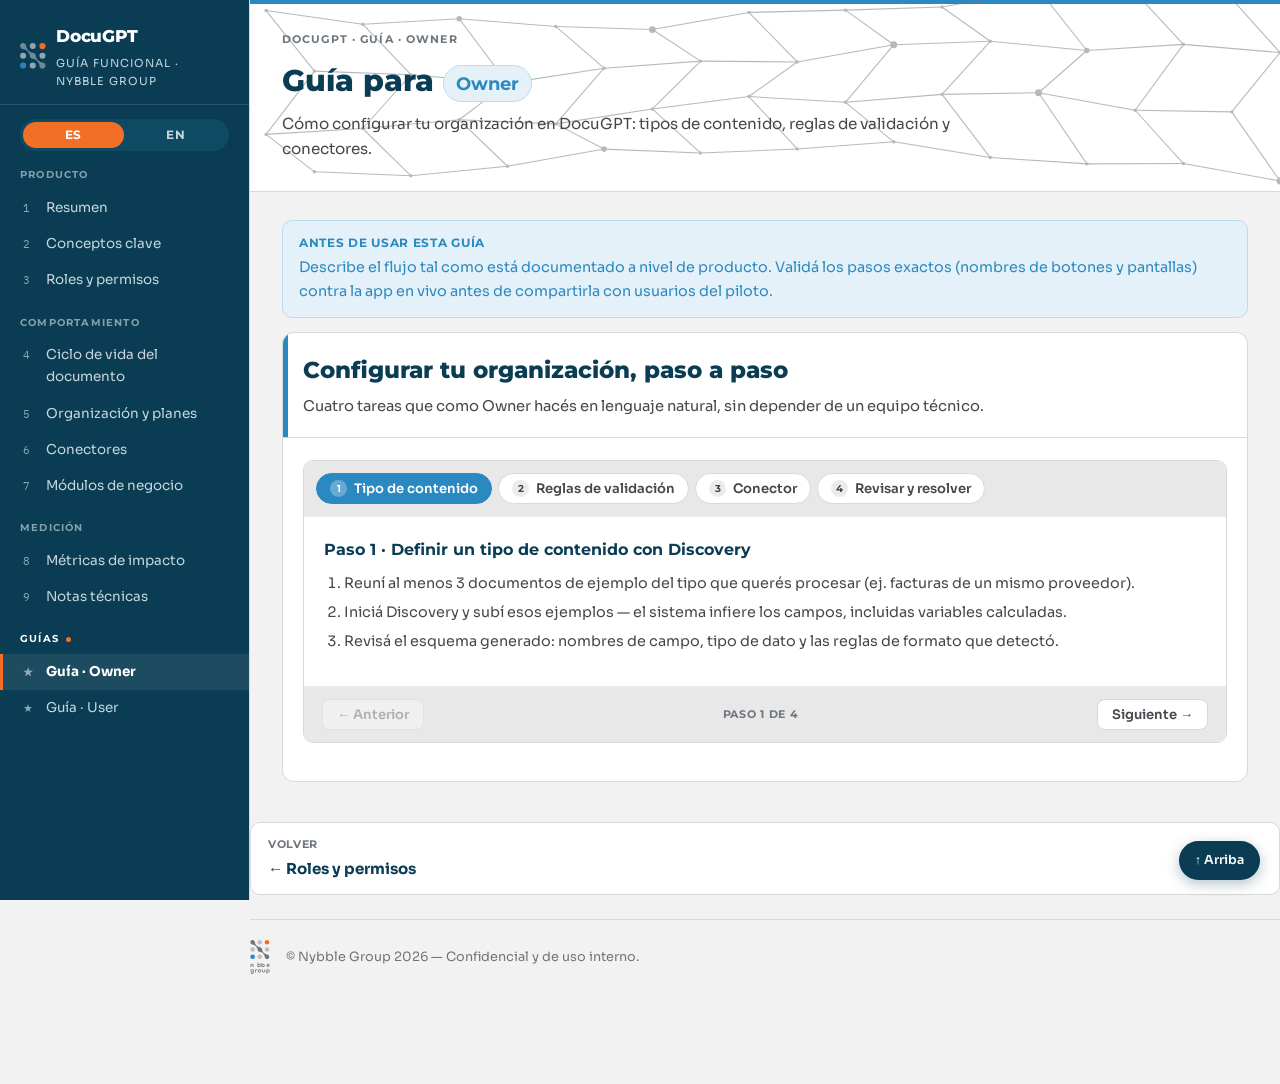
<file: guia-owner.html>
<!doctype html>
<html lang="es">
<head>
<meta charset="utf-8">
<meta name="viewport" content="width=device-width, initial-scale=1">
<title data-i18n="page.title">DocuGPT · Guía Owner</title>
<link rel="preconnect" href="https://fonts.googleapis.com">
<link rel="preconnect" href="https://fonts.gstatic.com" crossorigin>
<link href="https://fonts.googleapis.com/css2?family=Montserrat:wght@600;700;800&family=Sora:wght@300;400;500;600;700&family=IBM+Plex+Mono:wght@400;500;600&display=swap" rel="stylesheet">
<link rel="stylesheet" href="assets/style.css">
</head>
<body>
<div class="shell">

<nav class="side">
  <div class="brand">
    <svg class="ng-logo ng-logo-icon" width="26" height="26" viewBox="0 0 75 75" xmlns="http://www.w3.org/2000/svg" aria-hidden="true">
<path class="lg-1" d="M64.72,17.82a8.91,8.91,0,1,0-8.91-8.91A8.91,8.91,0,0,0,64.72,17.82Z"/>
<path class="lg-2" d="M8.91,73.94A8.91,8.91,0,1,0,0,65,8.91,8.91,0,0,0,8.91,73.94Z"/>
<path class="lg-3" d="M64.72,45.62A8.65,8.65,0,1,0,56.07,37,8.65,8.65,0,0,0,64.72,45.62Z"/>
<path class="lg-3" d="M8.91,45.62A8.65,8.65,0,1,0,.27,37,8.65,8.65,0,0,0,8.91,45.62Z"/>
<path class="lg-3" d="M36.82,73.68A8.65,8.65,0,1,0,28.17,65,8.64,8.64,0,0,0,36.82,73.68Z"/>
<path class="lg-3" d="M36.82,17.56a8.65,8.65,0,1,0-8.65-8.65A8.65,8.65,0,0,0,36.82,17.56Z"/>
<path class="lg-4" d="M67,73.59l.35-.1.08,0,.3-.1.12,0,.27-.11.15-.07.24-.11.17-.08.21-.11.19-.11.2-.12a1.22,1.22,0,0,0,.19-.12l.19-.12.2-.14.18-.14.19-.14.16-.15.19-.16.15-.14.2-.19.14-.16c.07-.06.13-.13.19-.19l.14-.17.17-.21h0c.07-.1.14-.21.22-.31s.15-.2.21-.3a3,3,0,0,0,.23-.38l.16-.26c.08-.15.15-.31.23-.47l.09-.19c.08-.19.15-.38.22-.57,0,0,0-.07,0-.11q.1-.31.18-.63a.25.25,0,0,0,0-.07,8.77,8.77,0,0,0-1.59-7.51l-.07-.09h0l-.08-.09c-.17-.2-.34-.39-.52-.57l-.22-.2c-.14-.13-.28-.27-.42-.39l-.27-.2c-.14-.1-.27-.21-.42-.31l-.29-.18-.43-.25-.31-.16-.44-.2L67.82,57l-.44-.15-.34-.1-.45-.1-.35-.07c-.15,0-.31,0-.46-.06l-.21,0A20,20,0,0,1,53,50.8L51.2,49a20.86,20.86,0,0,1-5.81-12.9,8.69,8.69,0,0,0-2.49-5.34h0a8.61,8.61,0,0,0-5.31-2.51,20.67,20.67,0,0,1-12.82-5.85L23,20.64A20.34,20.34,0,0,1,17.35,8a1.52,1.52,0,0,0,0-.21,3.78,3.78,0,0,0-.06-.47l-.06-.35c0-.15-.07-.3-.11-.45S17,6.25,17,6.13a3.81,3.81,0,0,0-.15-.44c0-.11-.08-.22-.13-.33s-.13-.3-.2-.44l-.15-.32c-.08-.15-.16-.29-.25-.43l-.18-.3-.31-.42c-.07-.09-.13-.18-.2-.26s-.25-.29-.38-.43l-.2-.22c-.18-.18-.37-.35-.57-.52l-.09-.08h0l-.09-.07A8.66,8.66,0,0,0,6.63.26h0c-.22.06-.44.12-.66.2L5.85.5l-.6.23L5.07.82q-.24.11-.48.24l-.21.13A4.23,4.23,0,0,0,4,1.44l-.26.19-.34.25h0L3.18,2,3,2.2l-.16.15-.19.18-.15.16-.18.19L2.17,3,2,3.24a.76.76,0,0,1-.11.14,2,2,0,0,1-.17.23l-.12.18L1.45,4l-.12.19-.12.2-.09.17L1,4.79a1,1,0,0,0-.07.15L.8,5.21l-.06.15c0,.09-.07.18-.11.27a.56.56,0,0,1,0,.12l-.1.3,0,.08c0,.12-.07.24-.1.36h0a8.77,8.77,0,0,0,2.25,8.38h0a8.61,8.61,0,0,0,5.31,2.51,20.62,20.62,0,0,1,12.82,5.85l1.62,1.62a20.93,20.93,0,0,1,5.8,12.91,8.69,8.69,0,0,0,2.5,5.34h0A8.58,8.58,0,0,0,36,45.61a20.58,20.58,0,0,1,12.82,5.84l1.62,1.63A20.88,20.88,0,0,1,56.21,66a8.74,8.74,0,0,0,2.49,5.35h0A8.63,8.63,0,0,0,67,73.59Z"/>
</svg>
    <div class="brand-text"><b>DocuGPT</b><span data-i18n="nav.brandTag">Guía funcional · Nybble Group</span></div>
  </div>

  <div class="langtoggle" role="group" aria-label="Language / Idioma">
    <button type="button" data-lang-btn="es" aria-pressed="true">ES</button>
    <button type="button" data-lang-btn="en" aria-pressed="false">EN</button>
  </div>

  <div class="grp" data-i18n="nav.grp.producto">Producto</div>
  <a href="index.html#resumen"><i>1</i><span data-i18n="nav.link.resumen">Resumen</span></a>
  <a href="index.html#conceptos"><i>2</i><span data-i18n="nav.link.conceptos">Conceptos clave</span></a>
  <a href="index.html#roles"><i>3</i><span data-i18n="nav.link.roles">Roles y permisos</span></a>

  <div class="grp" data-i18n="nav.grp.comportamiento">Comportamiento</div>
  <a href="comportamiento.html#estados"><i>4</i><span data-i18n="nav.link.estados">Ciclo de vida del documento</span></a>
  <a href="comportamiento.html#planes"><i>5</i><span data-i18n="nav.link.planes">Organización y planes</span></a>
  <a href="comportamiento.html#conectores"><i>6</i><span data-i18n="nav.link.conectores">Conectores</span></a>
  <a href="comportamiento.html#modulos"><i>7</i><span data-i18n="nav.link.modulos">Módulos de negocio</span></a>

  <div class="grp" data-i18n="nav.grp.medicion">Medición</div>
  <a href="medicion.html#metricas"><i>8</i><span data-i18n="nav.link.metricas">Métricas de impacto</span></a>
  <a href="medicion.html#tecnico"><i>9</i><span data-i18n="nav.link.tecnico">Notas técnicas</span></a>

  <div class="grp is-here" data-i18n="nav.grp.guias">Guías</div>
  <a href="guia-owner.html" class="is-here"><i>★</i><span data-i18n="nav.link.guiaOwner">Guía · Owner</span></a>
  <a href="guia-user.html"><i>★</i><span data-i18n="nav.link.guiaUser">Guía · User</span></a>
</nav>

<main>
<header class="pagehead" style="--accent:var(--c-product)">
  <div class="mesh">
<svg viewBox="0 0 960 200" xmlns="http://www.w3.org/2000/svg" fill="none" stroke="var(--ink3)" stroke-width="1">
<g stroke="var(--ink3)">
<path d="M15.0 31.3 L105.0 44.0"/>
<path d="M15.0 31.3 L60.0 87.7"/>
<path d="M105.0 44.0 L195.0 38.9"/>
<path d="M105.0 44.0 L150.0 91.1"/>
<path d="M195.0 38.9 L285.0 46.1"/>
<path d="M195.0 38.9 L240.0 98.9"/>
<path d="M285.0 46.1 L375.0 49.0"/>
<path d="M285.0 46.1 L330.0 85.0"/>
<path d="M375.0 49.0 L465.0 33.0"/>
<path d="M375.0 49.0 L420.0 78.4"/>
<path d="M465.0 33.0 L555.0 30.9"/>
<path d="M465.0 33.0 L510.0 79.2"/>
<path d="M555.0 30.9 L645.0 28.0"/>
<path d="M555.0 30.9 L600.0 63.1"/>
<path d="M645.0 28.0 L735.0 11.5"/>
<path d="M645.0 28.0 L690.0 59.9"/>
<path d="M735.0 11.5 L825.0 14.4"/>
<path d="M735.0 11.5 L780.0 68.5"/>
<path d="M825.0 14.4 L915.0 20.3"/>
<path d="M825.0 14.4 L870.0 62.8"/>
<path d="M915.0 20.3 L960.0 70.4"/>
<path d="M60.0 87.7 L150.0 91.1"/>
<path d="M60.0 87.7 L15.0 146.7"/>
<path d="M150.0 91.1 L240.0 98.9"/>
<path d="M150.0 91.1 L105.0 141.2"/>
<path d="M240.0 98.9 L330.0 85.0"/>
<path d="M240.0 98.9 L195.0 133.1"/>
<path d="M330.0 85.0 L420.0 78.4"/>
<path d="M330.0 85.0 L285.0 136.9"/>
<path d="M420.0 78.4 L510.0 79.2"/>
<path d="M420.0 78.4 L375.0 123.0"/>
<path d="M510.0 79.2 L600.0 63.1"/>
<path d="M510.0 79.2 L465.0 111.4"/>
<path d="M600.0 63.1 L690.0 59.9"/>
<path d="M600.0 63.1 L555.0 116.8"/>
<path d="M690.0 59.9 L780.0 68.5"/>
<path d="M690.0 59.9 L645.0 109.4"/>
<path d="M780.0 68.5 L870.0 62.8"/>
<path d="M780.0 68.5 L735.0 107.9"/>
<path d="M870.0 62.8 L960.0 70.4"/>
<path d="M870.0 62.8 L825.0 124.2"/>
<path d="M960.0 70.4 L915.0 125.7"/>
<path d="M15.0 146.7 L105.0 141.2"/>
<path d="M15.0 146.7 L60.0 181.6"/>
<path d="M105.0 141.2 L195.0 133.1"/>
<path d="M105.0 141.2 L150.0 185.3"/>
<path d="M195.0 133.1 L285.0 136.9"/>
<path d="M195.0 133.1 L240.0 176.4"/>
<path d="M285.0 136.9 L375.0 123.0"/>
<path d="M285.0 136.9 L330.0 160.4"/>
<path d="M375.0 123.0 L465.0 111.4"/>
<path d="M375.0 123.0 L420.0 164.1"/>
<path d="M465.0 111.4 L555.0 116.8"/>
<path d="M465.0 111.4 L510.0 160.3"/>
<path d="M555.0 116.8 L645.0 109.4"/>
<path d="M555.0 116.8 L600.0 153.6"/>
<path d="M645.0 109.4 L735.0 107.9"/>
<path d="M645.0 109.4 L690.0 168.3"/>
<path d="M735.0 107.9 L825.0 124.2"/>
<path d="M735.0 107.9 L780.0 174.2"/>
<path d="M825.0 124.2 L915.0 125.7"/>
<path d="M825.0 124.2 L870.0 173.9"/>
<path d="M915.0 125.7 L960.0 190.1"/>
<path d="M60.0 181.6 L150.0 185.3"/>
<path d="M150.0 185.3 L240.0 176.4"/>
<path d="M240.0 176.4 L330.0 160.4"/>
<path d="M330.0 160.4 L420.0 164.1"/>
<path d="M420.0 164.1 L510.0 160.3"/>
<path d="M510.0 160.3 L600.0 153.6"/>
<path d="M600.0 153.6 L690.0 168.3"/>
<path d="M690.0 168.3 L780.0 174.2"/>
<path d="M780.0 174.2 L870.0 173.9"/>
<path d="M870.0 173.9 L960.0 190.1"/>
</g>
<g fill="var(--ink3)" stroke="none">
<circle cx="15.0" cy="31.3" r="1.6"/>
<circle cx="105.0" cy="44.0" r="1.6"/>
<circle cx="195.0" cy="38.9" r="2.6"/>
<circle cx="285.0" cy="46.1" r="1.6"/>
<circle cx="375.0" cy="49.0" r="3.2"/>
<circle cx="465.0" cy="33.0" r="1.6"/>
<circle cx="555.0" cy="30.9" r="1.6"/>
<circle cx="645.0" cy="28.0" r="1.6"/>
<circle cx="735.0" cy="11.5" r="1.6"/>
<circle cx="825.0" cy="14.4" r="1.6"/>
<circle cx="915.0" cy="20.3" r="1.6"/>
<circle cx="60.0" cy="87.7" r="1.6"/>
<circle cx="150.0" cy="91.1" r="1.6"/>
<circle cx="240.0" cy="98.9" r="1.6"/>
<circle cx="330.0" cy="85.0" r="1.6"/>
<circle cx="420.0" cy="78.4" r="1.6"/>
<circle cx="510.0" cy="79.2" r="1.6"/>
<circle cx="600.0" cy="63.1" r="3.2"/>
<circle cx="690.0" cy="59.9" r="1.6"/>
<circle cx="780.0" cy="68.5" r="2.6"/>
<circle cx="870.0" cy="62.8" r="1.6"/>
<circle cx="960.0" cy="70.4" r="1.6"/>
<circle cx="15.0" cy="146.7" r="1.6"/>
<circle cx="105.0" cy="141.2" r="1.6"/>
<circle cx="195.0" cy="133.1" r="1.6"/>
<circle cx="285.0" cy="136.9" r="1.6"/>
<circle cx="375.0" cy="123.0" r="1.6"/>
<circle cx="465.0" cy="111.4" r="1.6"/>
<circle cx="555.0" cy="116.8" r="1.6"/>
<circle cx="645.0" cy="109.4" r="1.6"/>
<circle cx="735.0" cy="107.9" r="3.2"/>
<circle cx="825.0" cy="124.2" r="1.6"/>
<circle cx="915.0" cy="125.7" r="1.6"/>
<circle cx="60.0" cy="181.6" r="1.6"/>
<circle cx="150.0" cy="185.3" r="1.6"/>
<circle cx="240.0" cy="176.4" r="1.6"/>
<circle cx="330.0" cy="160.4" r="2.6"/>
<circle cx="420.0" cy="164.1" r="1.6"/>
<circle cx="510.0" cy="160.3" r="1.6"/>
<circle cx="600.0" cy="153.6" r="1.6"/>
<circle cx="690.0" cy="168.3" r="1.6"/>
<circle cx="780.0" cy="174.2" r="1.6"/>
<circle cx="870.0" cy="173.9" r="1.6"/>
<circle cx="960.0" cy="190.1" r="3.2"/>
</g>
</svg>
  </div>
  <div class="wrap">
    <div class="crumb"><a href="index.html">DocuGPT</a> · <span data-i18n="ph.crumb">Guía · Owner</span></div>
    <h1><span data-i18n="ph.h1.pre">Guía para</span> <span class="b b-owner" style="font-size:1.1rem;padding:3px 12px;vertical-align:middle">Owner</span></h1>
    <p data-i18n="ph.p">Cómo configurar tu organización en DocuGPT: tipos de contenido, reglas de validación y conectores.</p>
  </div>
</header>

<div class="wrap">

<div class="callout c-info">
  <b data-i18n="disclaimer.title">Antes de usar esta guía</b>
  <span data-i18n="disclaimer.body">Describe el flujo tal como está documentado a nivel de producto. Validá los pasos exactos (nombres de botones y pantallas) contra la app en vivo antes de compartirla con usuarios del piloto.</span>
</div>

<section id="pasos" style="--accent:var(--c-product)">
  <div class="shead"><div><h2 data-i18n="pasos.h2">Configurar tu organización, paso a paso</h2><p data-i18n="pasos.p">Cuatro tareas que como Owner hacés en lenguaje natural, sin depender de un equipo técnico.</p></div></div>
  <div class="sbody">

    <div class="steps" data-steps>
      <div class="steps-nav" role="tablist" aria-label="Pasos de la guía Owner">
        <button class="steps-tab is-active" role="tab" aria-selected="true" data-step="1"><span class="steps-tab-n">1</span><span data-i18n="tab1">Tipo de contenido</span></button>
        <button class="steps-tab" role="tab" aria-selected="false" data-step="2"><span class="steps-tab-n">2</span><span data-i18n="tab2">Reglas de validación</span></button>
        <button class="steps-tab" role="tab" aria-selected="false" data-step="3"><span class="steps-tab-n">3</span><span data-i18n="tab3">Conector</span></button>
        <button class="steps-tab" role="tab" aria-selected="false" data-step="4"><span class="steps-tab-n">4</span><span data-i18n="tab4">Revisar y resolver</span></button>
      </div>

      <div class="steps-panel is-active" role="tabpanel" data-step-panel="1">
        <h5 data-i18n="p1.h5">Paso 1 · Definir un tipo de contenido con Discovery</h5>
        <ol>
          <li data-i18n="p1.li1">Reuní al menos 3 documentos de ejemplo del tipo que querés procesar (ej. facturas de un mismo proveedor).</li>
          <li data-i18n="p1.li2">Iniciá Discovery y subí esos ejemplos — el sistema infiere los campos, incluidas variables calculadas.</li>
          <li data-i18n="p1.li3">Revisá el esquema generado: nombres de campo, tipo de dato y las reglas de formato que detectó.</li>
        </ol>
      </div>
      <div class="steps-panel" role="tabpanel" data-step-panel="2">
        <h5 data-i18n="p2.h5">Paso 2 · Ajustar reglas de validación</h5>
        <ol>
          <li data-i18n="p2.li1">Marcá qué campos son obligatorios — si faltan, el documento queda «en revisión» en vez de «válido».</li>
          <li data-i18n="p2.li2">Ajustá el formato esperado de cada campo en lenguaje natural (ej. «CUIT: 11 dígitos, sin guiones»).</li>
          <li data-i18n="p2.li3">Guardá — la regla aplica a partir de ese momento a todo documento nuevo de ese tipo de contenido.</li>
        </ol>
      </div>
      <div class="steps-panel" role="tabpanel" data-step-panel="3">
        <h5 data-i18n="p3.h5">Paso 3 · Configurar un conector de salida</h5>
        <ol>
          <li data-i18n="p3.li1">Elegí el sistema de destino (Odoo, Salesforce, Make.com, NetSuite, SAP, Xero, o uno a medida).</li>
          <li data-i18n="p3.li2">Definí qué datos del documento se envían y en qué formato lo espera el sistema de destino.</li>
          <li data-i18n-html="p3.li3">Recordá: el conector solo se dispara cuando el documento queda <strong>válido</strong> — nunca sobre uno pendiente o en revisión.</li>
        </ol>
      </div>
      <div class="steps-panel" role="tabpanel" data-step-panel="4">
        <h5 data-i18n="p4.h5">Paso 4 · Resolver lo que queda pendiente</h5>
        <ol>
          <li data-i18n-html="p4.li1">Si un documento queda <span class="st st-rev" style="vertical-align:middle">En revisión</span>, el motivo (campo faltante) se muestra junto al documento.</li>
          <li data-i18n-html="p4.li2">Si queda <span class="st st-bad" style="vertical-align:middle">Rechazado</span>, confirmá que la organización tenga un plan activo con páginas disponibles.</li>
          <li data-i18n="p4.li3">Si falla un conector, el motivo del error queda visible y podés reintentar el envío sin recargar el documento.</li>
        </ol>
      </div>

      <div class="steps-footer">
        <button class="steps-prev" disabled data-i18n="steps.prev">← Anterior</button>
        <span class="steps-progress"><span data-i18n="steps.paso">Paso</span> <b data-step-current>1</b> <span data-i18n="steps.de">de</span> 4</span>
        <button class="steps-next" data-i18n="steps.next">Siguiente →</button>
      </div>
    </div>

  </div>
</section>

</div><!-- /wrap -->

<div class="pager">
  <a href="index.html#roles" style="text-align:left"><span class="d" data-i18n="pager.volver">Volver</span><span class="t" data-i18n="pager.rolesBack">← Roles y permisos</span></a>
</div>

<footer>
  <div class="wrap" style="padding:0">
    <div class="brandmark">
      <svg class="ng-logo ng-logo-full" width="20" height="34" viewBox="0 0 75 131.69" xmlns="http://www.w3.org/2000/svg" role="img" aria-label="Nybble Group">
<path class="lg-1" d="M64.72,17.82a8.91,8.91,0,1,0-8.91-8.91A8.91,8.91,0,0,0,64.72,17.82Z"/>
<path class="lg-2" d="M8.91,73.94A8.91,8.91,0,1,0,0,65,8.91,8.91,0,0,0,8.91,73.94Z"/>
<path class="lg-3" d="M64.72,45.62A8.65,8.65,0,1,0,56.07,37,8.65,8.65,0,0,0,64.72,45.62Z"/>
<path class="lg-3" d="M8.91,45.62A8.65,8.65,0,1,0,.27,37,8.65,8.65,0,0,0,8.91,45.62Z"/>
<path class="lg-3" d="M36.82,73.68A8.65,8.65,0,1,0,28.17,65,8.64,8.64,0,0,0,36.82,73.68Z"/>
<path class="lg-3" d="M36.82,17.56a8.65,8.65,0,1,0-8.65-8.65A8.65,8.65,0,0,0,36.82,17.56Z"/>
<path class="lg-4" d="M67,73.59l.35-.1.08,0,.3-.1.12,0,.27-.11.15-.07.24-.11.17-.08.21-.11.19-.11.2-.12a1.22,1.22,0,0,0,.19-.12l.19-.12.2-.14.18-.14.19-.14.16-.15.19-.16.15-.14.2-.19.14-.16c.07-.06.13-.13.19-.19l.14-.17.17-.21h0c.07-.1.14-.21.22-.31s.15-.2.21-.3a3,3,0,0,0,.23-.38l.16-.26c.08-.15.15-.31.23-.47l.09-.19c.08-.19.15-.38.22-.57,0,0,0-.07,0-.11q.1-.31.18-.63a.25.25,0,0,0,0-.07,8.77,8.77,0,0,0-1.59-7.51l-.07-.09h0l-.08-.09c-.17-.2-.34-.39-.52-.57l-.22-.2c-.14-.13-.28-.27-.42-.39l-.27-.2c-.14-.1-.27-.21-.42-.31l-.29-.18-.43-.25-.31-.16-.44-.2L67.82,57l-.44-.15-.34-.1-.45-.1-.35-.07c-.15,0-.31,0-.46-.06l-.21,0A20,20,0,0,1,53,50.8L51.2,49a20.86,20.86,0,0,1-5.81-12.9,8.69,8.69,0,0,0-2.49-5.34h0a8.61,8.61,0,0,0-5.31-2.51,20.67,20.67,0,0,1-12.82-5.85L23,20.64A20.34,20.34,0,0,1,17.35,8a1.52,1.52,0,0,0,0-.21,3.78,3.78,0,0,0-.06-.47l-.06-.35c0-.15-.07-.3-.11-.45S17,6.25,17,6.13a3.81,3.81,0,0,0-.15-.44c0-.11-.08-.22-.13-.33s-.13-.3-.2-.44l-.15-.32c-.08-.15-.16-.29-.25-.43l-.18-.3-.31-.42c-.07-.09-.13-.18-.2-.26s-.25-.29-.38-.43l-.2-.22c-.18-.18-.37-.35-.57-.52l-.09-.08h0l-.09-.07A8.66,8.66,0,0,0,6.63.26h0c-.22.06-.44.12-.66.2L5.85.5l-.6.23L5.07.82q-.24.11-.48.24l-.21.13A4.23,4.23,0,0,0,4,1.44l-.26.19-.34.25h0L3.18,2,3,2.2l-.16.15-.19.18-.15.16-.18.19L2.17,3,2,3.24a.76.76,0,0,1-.11.14,2,2,0,0,1-.17.23l-.12.18L1.45,4l-.12.19-.12.2-.09.17L1,4.79a1,1,0,0,0-.07.15L.8,5.21l-.06.15c0,.09-.07.18-.11.27a.56.56,0,0,1,0,.12l-.1.3,0,.08c0,.12-.07.24-.1.36h0a8.77,8.77,0,0,0,2.25,8.38h0a8.61,8.61,0,0,0,5.31,2.51,20.62,20.62,0,0,1,12.82,5.85l1.62,1.62a20.93,20.93,0,0,1,5.8,12.91,8.69,8.69,0,0,0,2.5,5.34h0A8.58,8.58,0,0,0,36,45.61a20.58,20.58,0,0,1,12.82,5.84l1.62,1.63A20.88,20.88,0,0,1,56.21,66a8.74,8.74,0,0,0,2.49,5.35h0A8.63,8.63,0,0,0,67,73.59Z"/>
<path class="lg-4" d="M74.16,95.05h0a5,5,0,0,0-2-2.06,5.85,5.85,0,0,0-2.94-.72,6,6,0,0,0-3.18.84A5.65,5.65,0,0,0,64,95.4a7.12,7.12,0,0,0-.74,3.27,6.62,6.62,0,0,0,.86,3.41,5.2,5.2,0,0,0,2.31,2.14,8.28,8.28,0,0,0,3.52.82h.23a13.35,13.35,0,0,0,3.65-.5l.07,0-.24-2.59-.1,0a19,19,0,0,1-3.07.41c-2.28,0-3.63-.91-4-2.7h8.36v-.07a7.86,7.86,0,0,0,.1-1.34A6.82,6.82,0,0,0,74.16,95.05Zm-2.37,2.32H66.38a3.32,3.32,0,0,1,.93-1.94,2.64,2.64,0,0,1,1.85-.67,2.52,2.52,0,0,1,1.83.68,3,3,0,0,1,.8,1.93Z"/>
<path class="lg-4" d="M8,92.26a5,5,0,0,0-2.26.48,3.86,3.86,0,0,0-1.58,1.38v0l0-1.51H1v12h3.3V98.18a3.37,3.37,0,0,1,.67-2.24,2.53,2.53,0,0,1,2-.79c1.49,0,2.27,1,2.27,2.82v6.68h3.35v-7.3a5.55,5.55,0,0,0-1.16-3.78A4.27,4.27,0,0,0,8,92.26Z"/>
<path class="lg-4" d="M37.89,93a5.32,5.32,0,0,0-2.84-.78,4.52,4.52,0,0,0-3.9,1.79V88.26H27.87v16.39H31l.05-1.58v0a3.88,3.88,0,0,0,1.57,1.43,5,5,0,0,0,2.25.51,5.19,5.19,0,0,0,3-.89,6,6,0,0,0,2-2.34,7.76,7.76,0,0,0,0-6.53A5.28,5.28,0,0,0,37.89,93Zm-.54,5.61a3.55,3.55,0,0,1-.89,2.49,3.24,3.24,0,0,1-4.62,0,3.94,3.94,0,0,1,0-5,3.21,3.21,0,0,1,4.6,0A3.61,3.61,0,0,1,37.35,98.65Z"/>
<path class="lg-4" d="M52.91,93a5.27,5.27,0,0,0-2.84-.78,4.5,4.5,0,0,0-3.89,1.79l0,0V88.26H42.9v16.39H46l0-1.58v0a4,4,0,0,0,1.57,1.43,5.07,5.07,0,0,0,2.26.51,5.24,5.24,0,0,0,3-.89,6,6,0,0,0,2-2.34h0a7.08,7.08,0,0,0,.72-3.19,7.4,7.4,0,0,0-.73-3.34A5.37,5.37,0,0,0,52.91,93Zm-3.74,9.07a3,3,0,0,1-2.31-1A3.55,3.55,0,0,1,46,98.65a3.61,3.61,0,0,1,.9-2.51,3.21,3.21,0,0,1,4.6,0,3.94,3.94,0,0,1,0,5h0A3,3,0,0,1,49.17,102.11Z"/>
<path class="lg-4" d="M10.07,115.41l0,0A4,4,0,0,0,8.46,114a4.88,4.88,0,0,0-2.23-.51,5.31,5.31,0,0,0-3,.88,5.91,5.91,0,0,0-2,2.31,7,7,0,0,0-.72,3.17,7.2,7.2,0,0,0,.73,3.31,5.41,5.41,0,0,0,2,2.21,5.41,5.41,0,0,0,2.85.77,5.5,5.5,0,0,0,2.36-.48,3.91,3.91,0,0,0,1.62-1.42l0,0v.87a3.76,3.76,0,0,1-1,2.83,4.24,4.24,0,0,1-3,.9A8.28,8.28,0,0,1,4,128.52a7,7,0,0,1-1.69-.65l-.12-.07-.35,2.93,0,0a8.23,8.23,0,0,0,2,.66,13.58,13.58,0,0,0,2.55.27,6.82,6.82,0,0,0,5-1.72,6.92,6.92,0,0,0,1.7-5.06V113.85H10.11Zm-.8,1.91a3.87,3.87,0,0,1,0,5,3,3,0,0,1-2.3,1,3,3,0,0,1-2.29-1,3.89,3.89,0,0,1,0-5,3,3,0,0,1,2.31-1A3,3,0,0,1,9.27,117.32Z"/>
<path class="lg-4" d="M38.33,114.26h0a7.13,7.13,0,0,0-3.32-.79,6.92,6.92,0,0,0-3.44.87,6.28,6.28,0,0,0-2.36,2.3,6.21,6.21,0,0,0,2.47,8.68,7,7,0,0,0,3.33.8,6.81,6.81,0,0,0,3.43-.87,6.14,6.14,0,0,0,3.19-5.47,6.05,6.05,0,0,0-3.3-5.52Zm0,5.52a3.46,3.46,0,0,1-.92,2.49h0a3.37,3.37,0,0,1-4.71,0,3.8,3.8,0,0,1,0-5,3.39,3.39,0,0,1,4.73,0A3.43,3.43,0,0,1,38.28,119.78Z"/>
<path class="lg-4" d="M74.27,116.45a5.41,5.41,0,0,0-2-2.2,5.27,5.27,0,0,0-2.84-.78,4.41,4.41,0,0,0-4,1.92v0l-.05-1.56H62.26v15.54h3.26v-5l0,0a3.82,3.82,0,0,0,1.56,1.3,5.08,5.08,0,0,0,2.17.46,5.31,5.31,0,0,0,3-.88,5.91,5.91,0,0,0,2-2.31,7,7,0,0,0,.72-3.17A7.33,7.33,0,0,0,74.27,116.45Zm-2.54,3.36a3.51,3.51,0,0,1-.89,2.46,3.26,3.26,0,0,1-4.62,0,3.89,3.89,0,0,1,0-5,3.22,3.22,0,0,1,4.59,0A3.51,3.51,0,0,1,71.73,119.81Z"/>
<path class="lg-4" d="M54.67,119.78a3.65,3.65,0,0,1-.84,2.6,3.19,3.19,0,0,1-4.64,0,3.69,3.69,0,0,1-.83-2.6v-5.93H45.13v6a6.45,6.45,0,0,0,.86,3.2,6.08,6.08,0,0,0,2.32,2.24,6.58,6.58,0,0,0,3.2.8,6.39,6.39,0,0,0,3.31-.87,6.18,6.18,0,0,0,2.27-2.3,6.43,6.43,0,0,0,.8-3.17v-5.93H54.67Z"/>
<path class="lg-4" d="M24.26,113.67a3.72,3.72,0,0,0-2,.56A4,4,0,0,0,21,115.85l0,0,0-2H17.79v11.9h3.27v-5.42a4.31,4.31,0,0,1,.75-2.7,2.8,2.8,0,0,1,2.09-1.11,10.12,10.12,0,0,1,2.22.11l.1,0,.09-2.91h-.08A12,12,0,0,0,24.26,113.67Z"/>
</svg>
          <p style="margin:0" data-i18n="footer.short">© Nybble Group 2026 — Confidencial y de uso interno.</p>
    </div>
  </div>
</footer>

</main>
</div><!-- /shell -->
<a class="toplink" href="#pasos" data-i18n="toplink.top">↑ Arriba</a>
<script src="assets/steps.js"></script>
<script src="assets/i18n.js"></script>
<script>
initI18n({
  "page.title": { es: "DocuGPT · Guía Owner", en: "DocuGPT · Owner Guide" },
  "ph.crumb": { es: "Guía · Owner", en: "Guide · Owner" },
  "ph.h1.pre": { es: "Guía para", en: "Guide for" },
  "ph.p": { es: "Cómo configurar tu organización en DocuGPT: tipos de contenido, reglas de validación y conectores.", en: "How to configure your organization in DocuGPT: content types, validation rules, and connectors." },
  "disclaimer.title": { es: "Antes de usar esta guía", en: "Before using this guide" },
  "disclaimer.body": { es: "Describe el flujo tal como está documentado a nivel de producto. Validá los pasos exactos (nombres de botones y pantallas) contra la app en vivo antes de compartirla con usuarios del piloto.", en: "This describes the flow as documented at the product level. Validate the exact steps (button and screen names) against the live app before sharing it with pilot users." },
  "pasos.h2": { es: "Configurar tu organización, paso a paso", en: "Configuring your organization, step by step" },
  "pasos.p": { es: "Cuatro tareas que como Owner hacés en lenguaje natural, sin depender de un equipo técnico.", en: "Four tasks you do as Owner in natural language, without depending on a technical team." },
  "tab1": { es: "Tipo de contenido", en: "Content type" },
  "tab2": { es: "Reglas de validación", en: "Validation rules" },
  "tab3": { es: "Conector", en: "Connector" },
  "tab4": { es: "Revisar y resolver", en: "Review & resolve" },
  "p1.h5": { es: "Paso 1 · Definir un tipo de contenido con Discovery", en: "Step 1 · Define a content type with Discovery" },
  "p1.li1": { es: "Reuní al menos 3 documentos de ejemplo del tipo que querés procesar (ej. facturas de un mismo proveedor).", en: "Gather at least 3 sample documents of the type you want to process (e.g., invoices from the same vendor)." },
  "p1.li2": { es: "Iniciá Discovery y subí esos ejemplos — el sistema infiere los campos, incluidas variables calculadas.", en: "Start Discovery and upload those samples — the system infers the fields, including calculated variables." },
  "p1.li3": { es: "Revisá el esquema generado: nombres de campo, tipo de dato y las reglas de formato que detectó.", en: "Review the generated schema: field names, data type, and the format rules it detected." },
  "p2.h5": { es: "Paso 2 · Ajustar reglas de validación", en: "Step 2 · Adjust validation rules" },
  "p2.li1": { es: "Marcá qué campos son obligatorios — si faltan, el documento queda «en revisión» en vez de «válido».", en: "Mark which fields are required — if missing, the document ends up “in review” instead of “valid.”" },
  "p2.li2": { es: "Ajustá el formato esperado de cada campo en lenguaje natural (ej. «CUIT: 11 dígitos, sin guiones»).", en: "Set each field's expected format in natural language (e.g., “Tax ID: 11 digits, no dashes”)." },
  "p2.li3": { es: "Guardá — la regla aplica a partir de ese momento a todo documento nuevo de ese tipo de contenido.", en: "Save — the rule applies from that point on to every new document of that content type." },
  "p3.h5": { es: "Paso 3 · Configurar un conector de salida", en: "Step 3 · Configure an outbound connector" },
  "p3.li1": { es: "Elegí el sistema de destino (Odoo, Salesforce, Make.com, NetSuite, SAP, Xero, o uno a medida).", en: "Choose the destination system (Odoo, Salesforce, Make.com, NetSuite, SAP, Xero, or a custom one)." },
  "p3.li2": { es: "Definí qué datos del documento se envían y en qué formato lo espera el sistema de destino.", en: "Define which document fields get sent and in what format the destination system expects them." },
  "p3.li3": { es: "Recordá: el conector solo se dispara cuando el documento queda <strong>válido</strong> — nunca sobre uno pendiente o en revisión.", en: "Remember: the connector only fires once the document ends up <strong>valid</strong> — never on a pending or in-review one." },
  "p4.h5": { es: "Paso 4 · Resolver lo que queda pendiente", en: "Step 4 · Resolve what's left pending" },
  "p4.li1": { es: 'Si un documento queda <span class="st st-rev" style="vertical-align:middle">En revisión</span>, el motivo (campo faltante) se muestra junto al documento.', en: 'If a document ends up <span class="st st-rev" style="vertical-align:middle">In review</span>, the reason (missing field) is shown next to the document.' },
  "p4.li2": { es: 'Si queda <span class="st st-bad" style="vertical-align:middle">Rechazado</span>, confirmá que la organización tenga un plan activo con páginas disponibles.', en: 'If it ends up <span class="st st-bad" style="vertical-align:middle">Rejected</span>, confirm the organization has an active plan with pages available.' },
  "p4.li3": { es: "Si falla un conector, el motivo del error queda visible y podés reintentar el envío sin recargar el documento.", en: "If a connector fails, the error reason stays visible and you can retry the send without re-uploading the document." },
  "steps.prev": { es: "← Anterior", en: "← Previous" },
  "steps.paso": { es: "Paso", en: "Step" },
  "steps.de": { es: "de", en: "of" },
  "steps.next": { es: "Siguiente →", en: "Next →" },
  "pager.rolesBack": { es: "← Roles y permisos", en: "← Roles & Permissions" }
});
</script>
</body>
</html>
</file>
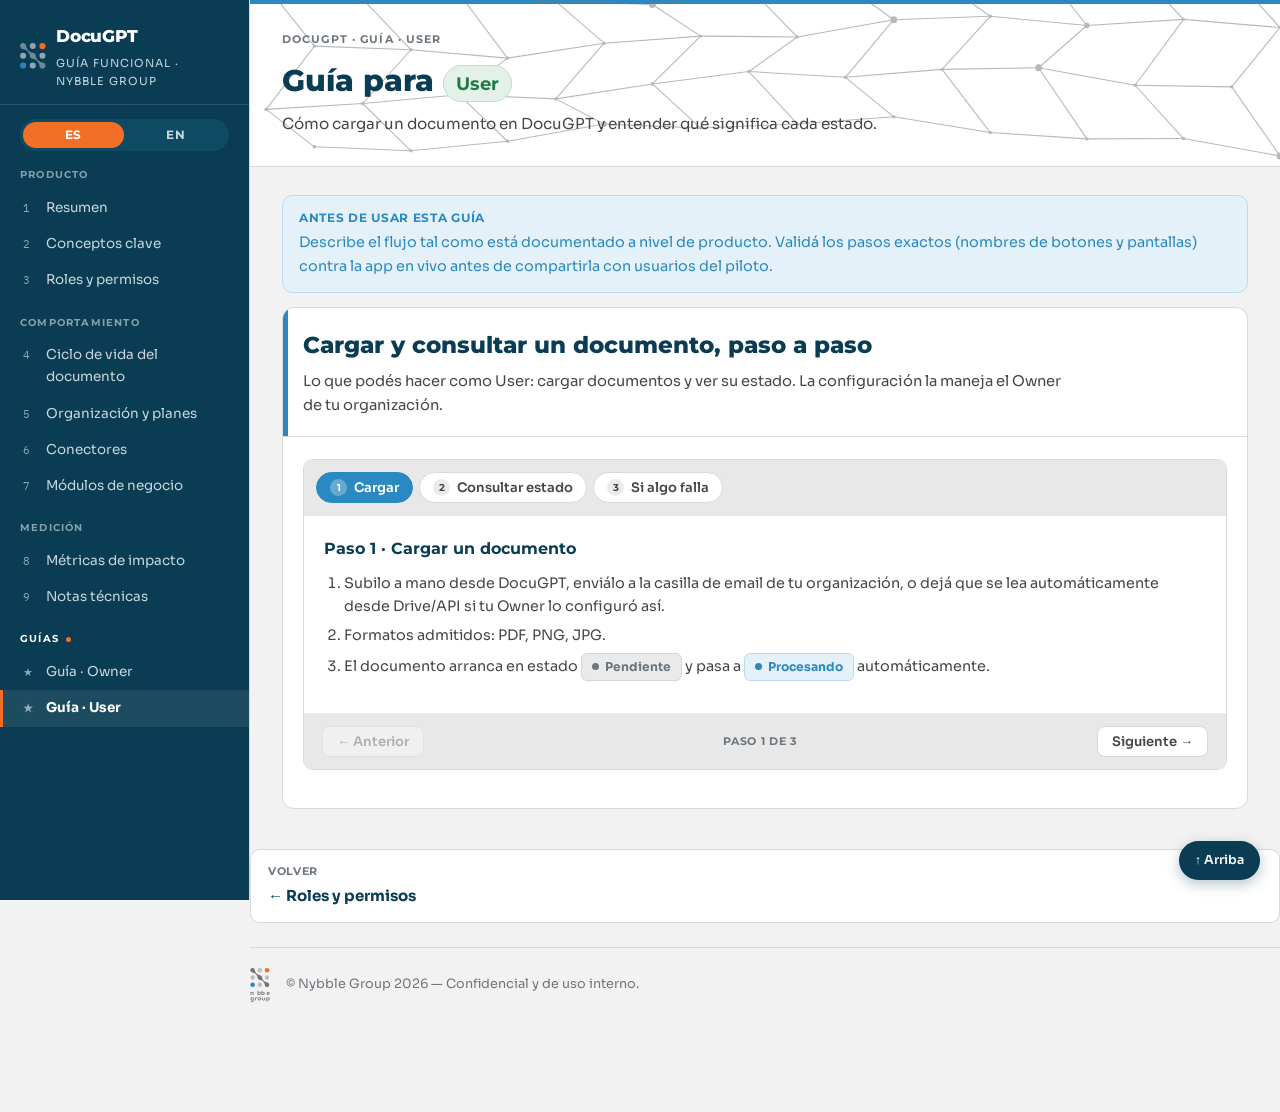
<file: guia-user.html>
<!doctype html>
<html lang="es">
<head>
<meta charset="utf-8">
<meta name="viewport" content="width=device-width, initial-scale=1">
<title data-i18n="page.title">DocuGPT · Guía User</title>
<link rel="preconnect" href="https://fonts.googleapis.com">
<link rel="preconnect" href="https://fonts.gstatic.com" crossorigin>
<link href="https://fonts.googleapis.com/css2?family=Montserrat:wght@600;700;800&family=Sora:wght@300;400;500;600;700&family=IBM+Plex+Mono:wght@400;500;600&display=swap" rel="stylesheet">
<link rel="stylesheet" href="assets/style.css">
</head>
<body>
<div class="shell">

<nav class="side">
  <div class="brand">
    <svg class="ng-logo ng-logo-icon" width="26" height="26" viewBox="0 0 75 75" xmlns="http://www.w3.org/2000/svg" aria-hidden="true">
<path class="lg-1" d="M64.72,17.82a8.91,8.91,0,1,0-8.91-8.91A8.91,8.91,0,0,0,64.72,17.82Z"/>
<path class="lg-2" d="M8.91,73.94A8.91,8.91,0,1,0,0,65,8.91,8.91,0,0,0,8.91,73.94Z"/>
<path class="lg-3" d="M64.72,45.62A8.65,8.65,0,1,0,56.07,37,8.65,8.65,0,0,0,64.72,45.62Z"/>
<path class="lg-3" d="M8.91,45.62A8.65,8.65,0,1,0,.27,37,8.65,8.65,0,0,0,8.91,45.62Z"/>
<path class="lg-3" d="M36.82,73.68A8.65,8.65,0,1,0,28.17,65,8.64,8.64,0,0,0,36.82,73.68Z"/>
<path class="lg-3" d="M36.82,17.56a8.65,8.65,0,1,0-8.65-8.65A8.65,8.65,0,0,0,36.82,17.56Z"/>
<path class="lg-4" d="M67,73.59l.35-.1.08,0,.3-.1.12,0,.27-.11.15-.07.24-.11.17-.08.21-.11.19-.11.2-.12a1.22,1.22,0,0,0,.19-.12l.19-.12.2-.14.18-.14.19-.14.16-.15.19-.16.15-.14.2-.19.14-.16c.07-.06.13-.13.19-.19l.14-.17.17-.21h0c.07-.1.14-.21.22-.31s.15-.2.21-.3a3,3,0,0,0,.23-.38l.16-.26c.08-.15.15-.31.23-.47l.09-.19c.08-.19.15-.38.22-.57,0,0,0-.07,0-.11q.1-.31.18-.63a.25.25,0,0,0,0-.07,8.77,8.77,0,0,0-1.59-7.51l-.07-.09h0l-.08-.09c-.17-.2-.34-.39-.52-.57l-.22-.2c-.14-.13-.28-.27-.42-.39l-.27-.2c-.14-.1-.27-.21-.42-.31l-.29-.18-.43-.25-.31-.16-.44-.2L67.82,57l-.44-.15-.34-.1-.45-.1-.35-.07c-.15,0-.31,0-.46-.06l-.21,0A20,20,0,0,1,53,50.8L51.2,49a20.86,20.86,0,0,1-5.81-12.9,8.69,8.69,0,0,0-2.49-5.34h0a8.61,8.61,0,0,0-5.31-2.51,20.67,20.67,0,0,1-12.82-5.85L23,20.64A20.34,20.34,0,0,1,17.35,8a1.52,1.52,0,0,0,0-.21,3.78,3.78,0,0,0-.06-.47l-.06-.35c0-.15-.07-.3-.11-.45S17,6.25,17,6.13a3.81,3.81,0,0,0-.15-.44c0-.11-.08-.22-.13-.33s-.13-.3-.2-.44l-.15-.32c-.08-.15-.16-.29-.25-.43l-.18-.3-.31-.42c-.07-.09-.13-.18-.2-.26s-.25-.29-.38-.43l-.2-.22c-.18-.18-.37-.35-.57-.52l-.09-.08h0l-.09-.07A8.66,8.66,0,0,0,6.63.26h0c-.22.06-.44.12-.66.2L5.85.5l-.6.23L5.07.82q-.24.11-.48.24l-.21.13A4.23,4.23,0,0,0,4,1.44l-.26.19-.34.25h0L3.18,2,3,2.2l-.16.15-.19.18-.15.16-.18.19L2.17,3,2,3.24a.76.76,0,0,1-.11.14,2,2,0,0,1-.17.23l-.12.18L1.45,4l-.12.19-.12.2-.09.17L1,4.79a1,1,0,0,0-.07.15L.8,5.21l-.06.15c0,.09-.07.18-.11.27a.56.56,0,0,1,0,.12l-.1.3,0,.08c0,.12-.07.24-.1.36h0a8.77,8.77,0,0,0,2.25,8.38h0a8.61,8.61,0,0,0,5.31,2.51,20.62,20.62,0,0,1,12.82,5.85l1.62,1.62a20.93,20.93,0,0,1,5.8,12.91,8.69,8.69,0,0,0,2.5,5.34h0A8.58,8.58,0,0,0,36,45.61a20.58,20.58,0,0,1,12.82,5.84l1.62,1.63A20.88,20.88,0,0,1,56.21,66a8.74,8.74,0,0,0,2.49,5.35h0A8.63,8.63,0,0,0,67,73.59Z"/>
</svg>
    <div class="brand-text"><b>DocuGPT</b><span data-i18n="nav.brandTag">Guía funcional · Nybble Group</span></div>
  </div>

  <div class="langtoggle" role="group" aria-label="Language / Idioma">
    <button type="button" data-lang-btn="es" aria-pressed="true">ES</button>
    <button type="button" data-lang-btn="en" aria-pressed="false">EN</button>
  </div>

  <div class="grp" data-i18n="nav.grp.producto">Producto</div>
  <a href="index.html#resumen"><i>1</i><span data-i18n="nav.link.resumen">Resumen</span></a>
  <a href="index.html#conceptos"><i>2</i><span data-i18n="nav.link.conceptos">Conceptos clave</span></a>
  <a href="index.html#roles"><i>3</i><span data-i18n="nav.link.roles">Roles y permisos</span></a>

  <div class="grp" data-i18n="nav.grp.comportamiento">Comportamiento</div>
  <a href="comportamiento.html#estados"><i>4</i><span data-i18n="nav.link.estados">Ciclo de vida del documento</span></a>
  <a href="comportamiento.html#planes"><i>5</i><span data-i18n="nav.link.planes">Organización y planes</span></a>
  <a href="comportamiento.html#conectores"><i>6</i><span data-i18n="nav.link.conectores">Conectores</span></a>
  <a href="comportamiento.html#modulos"><i>7</i><span data-i18n="nav.link.modulos">Módulos de negocio</span></a>

  <div class="grp" data-i18n="nav.grp.medicion">Medición</div>
  <a href="medicion.html#metricas"><i>8</i><span data-i18n="nav.link.metricas">Métricas de impacto</span></a>
  <a href="medicion.html#tecnico"><i>9</i><span data-i18n="nav.link.tecnico">Notas técnicas</span></a>

  <div class="grp is-here" data-i18n="nav.grp.guias">Guías</div>
  <a href="guia-owner.html"><i>★</i><span data-i18n="nav.link.guiaOwner">Guía · Owner</span></a>
  <a href="guia-user.html" class="is-here"><i>★</i><span data-i18n="nav.link.guiaUser">Guía · User</span></a>
</nav>

<main>
<header class="pagehead" style="--accent:var(--c-product)">
  <div class="mesh">
<svg viewBox="0 0 960 200" xmlns="http://www.w3.org/2000/svg" fill="none" stroke="var(--ink3)" stroke-width="1">
<g stroke="var(--ink3)">
<path d="M15.0 31.3 L105.0 44.0"/>
<path d="M15.0 31.3 L60.0 87.7"/>
<path d="M105.0 44.0 L195.0 38.9"/>
<path d="M105.0 44.0 L150.0 91.1"/>
<path d="M195.0 38.9 L285.0 46.1"/>
<path d="M195.0 38.9 L240.0 98.9"/>
<path d="M285.0 46.1 L375.0 49.0"/>
<path d="M285.0 46.1 L330.0 85.0"/>
<path d="M375.0 49.0 L465.0 33.0"/>
<path d="M375.0 49.0 L420.0 78.4"/>
<path d="M465.0 33.0 L555.0 30.9"/>
<path d="M465.0 33.0 L510.0 79.2"/>
<path d="M555.0 30.9 L645.0 28.0"/>
<path d="M555.0 30.9 L600.0 63.1"/>
<path d="M645.0 28.0 L735.0 11.5"/>
<path d="M645.0 28.0 L690.0 59.9"/>
<path d="M735.0 11.5 L825.0 14.4"/>
<path d="M735.0 11.5 L780.0 68.5"/>
<path d="M825.0 14.4 L915.0 20.3"/>
<path d="M825.0 14.4 L870.0 62.8"/>
<path d="M915.0 20.3 L960.0 70.4"/>
<path d="M60.0 87.7 L150.0 91.1"/>
<path d="M60.0 87.7 L15.0 146.7"/>
<path d="M150.0 91.1 L240.0 98.9"/>
<path d="M150.0 91.1 L105.0 141.2"/>
<path d="M240.0 98.9 L330.0 85.0"/>
<path d="M240.0 98.9 L195.0 133.1"/>
<path d="M330.0 85.0 L420.0 78.4"/>
<path d="M330.0 85.0 L285.0 136.9"/>
<path d="M420.0 78.4 L510.0 79.2"/>
<path d="M420.0 78.4 L375.0 123.0"/>
<path d="M510.0 79.2 L600.0 63.1"/>
<path d="M510.0 79.2 L465.0 111.4"/>
<path d="M600.0 63.1 L690.0 59.9"/>
<path d="M600.0 63.1 L555.0 116.8"/>
<path d="M690.0 59.9 L780.0 68.5"/>
<path d="M690.0 59.9 L645.0 109.4"/>
<path d="M780.0 68.5 L870.0 62.8"/>
<path d="M780.0 68.5 L735.0 107.9"/>
<path d="M870.0 62.8 L960.0 70.4"/>
<path d="M870.0 62.8 L825.0 124.2"/>
<path d="M960.0 70.4 L915.0 125.7"/>
<path d="M15.0 146.7 L105.0 141.2"/>
<path d="M15.0 146.7 L60.0 181.6"/>
<path d="M105.0 141.2 L195.0 133.1"/>
<path d="M105.0 141.2 L150.0 185.3"/>
<path d="M195.0 133.1 L285.0 136.9"/>
<path d="M195.0 133.1 L240.0 176.4"/>
<path d="M285.0 136.9 L375.0 123.0"/>
<path d="M285.0 136.9 L330.0 160.4"/>
<path d="M375.0 123.0 L465.0 111.4"/>
<path d="M375.0 123.0 L420.0 164.1"/>
<path d="M465.0 111.4 L555.0 116.8"/>
<path d="M465.0 111.4 L510.0 160.3"/>
<path d="M555.0 116.8 L645.0 109.4"/>
<path d="M555.0 116.8 L600.0 153.6"/>
<path d="M645.0 109.4 L735.0 107.9"/>
<path d="M645.0 109.4 L690.0 168.3"/>
<path d="M735.0 107.9 L825.0 124.2"/>
<path d="M735.0 107.9 L780.0 174.2"/>
<path d="M825.0 124.2 L915.0 125.7"/>
<path d="M825.0 124.2 L870.0 173.9"/>
<path d="M915.0 125.7 L960.0 190.1"/>
<path d="M60.0 181.6 L150.0 185.3"/>
<path d="M150.0 185.3 L240.0 176.4"/>
<path d="M240.0 176.4 L330.0 160.4"/>
<path d="M330.0 160.4 L420.0 164.1"/>
<path d="M420.0 164.1 L510.0 160.3"/>
<path d="M510.0 160.3 L600.0 153.6"/>
<path d="M600.0 153.6 L690.0 168.3"/>
<path d="M690.0 168.3 L780.0 174.2"/>
<path d="M780.0 174.2 L870.0 173.9"/>
<path d="M870.0 173.9 L960.0 190.1"/>
</g>
<g fill="var(--ink3)" stroke="none">
<circle cx="15.0" cy="31.3" r="1.6"/>
<circle cx="105.0" cy="44.0" r="1.6"/>
<circle cx="195.0" cy="38.9" r="2.6"/>
<circle cx="285.0" cy="46.1" r="1.6"/>
<circle cx="375.0" cy="49.0" r="3.2"/>
<circle cx="465.0" cy="33.0" r="1.6"/>
<circle cx="555.0" cy="30.9" r="1.6"/>
<circle cx="645.0" cy="28.0" r="1.6"/>
<circle cx="735.0" cy="11.5" r="1.6"/>
<circle cx="825.0" cy="14.4" r="1.6"/>
<circle cx="915.0" cy="20.3" r="1.6"/>
<circle cx="60.0" cy="87.7" r="1.6"/>
<circle cx="150.0" cy="91.1" r="1.6"/>
<circle cx="240.0" cy="98.9" r="1.6"/>
<circle cx="330.0" cy="85.0" r="1.6"/>
<circle cx="420.0" cy="78.4" r="1.6"/>
<circle cx="510.0" cy="79.2" r="1.6"/>
<circle cx="600.0" cy="63.1" r="3.2"/>
<circle cx="690.0" cy="59.9" r="1.6"/>
<circle cx="780.0" cy="68.5" r="2.6"/>
<circle cx="870.0" cy="62.8" r="1.6"/>
<circle cx="960.0" cy="70.4" r="1.6"/>
<circle cx="15.0" cy="146.7" r="1.6"/>
<circle cx="105.0" cy="141.2" r="1.6"/>
<circle cx="195.0" cy="133.1" r="1.6"/>
<circle cx="285.0" cy="136.9" r="1.6"/>
<circle cx="375.0" cy="123.0" r="1.6"/>
<circle cx="465.0" cy="111.4" r="1.6"/>
<circle cx="555.0" cy="116.8" r="1.6"/>
<circle cx="645.0" cy="109.4" r="1.6"/>
<circle cx="735.0" cy="107.9" r="3.2"/>
<circle cx="825.0" cy="124.2" r="1.6"/>
<circle cx="915.0" cy="125.7" r="1.6"/>
<circle cx="60.0" cy="181.6" r="1.6"/>
<circle cx="150.0" cy="185.3" r="1.6"/>
<circle cx="240.0" cy="176.4" r="1.6"/>
<circle cx="330.0" cy="160.4" r="2.6"/>
<circle cx="420.0" cy="164.1" r="1.6"/>
<circle cx="510.0" cy="160.3" r="1.6"/>
<circle cx="600.0" cy="153.6" r="1.6"/>
<circle cx="690.0" cy="168.3" r="1.6"/>
<circle cx="780.0" cy="174.2" r="1.6"/>
<circle cx="870.0" cy="173.9" r="1.6"/>
<circle cx="960.0" cy="190.1" r="3.2"/>
</g>
</svg>
  </div>
  <div class="wrap">
    <div class="crumb"><a href="index.html">DocuGPT</a> · <span data-i18n="ph.crumb">Guía · User</span></div>
    <h1><span data-i18n="ph.h1.pre">Guía para</span> <span class="b b-user" style="font-size:1.1rem;padding:3px 12px;vertical-align:middle">User</span></h1>
    <p data-i18n="ph.p">Cómo cargar un documento en DocuGPT y entender qué significa cada estado.</p>
  </div>
</header>

<div class="wrap">

<div class="callout c-info">
  <b data-i18n="disclaimer.title">Antes de usar esta guía</b>
  <span data-i18n="disclaimer.body">Describe el flujo tal como está documentado a nivel de producto. Validá los pasos exactos (nombres de botones y pantallas) contra la app en vivo antes de compartirla con usuarios del piloto.</span>
</div>

<section id="pasos" style="--accent:var(--c-product)">
  <div class="shead"><div><h2 data-i18n="pasos.h2">Cargar y consultar un documento, paso a paso</h2><p data-i18n="pasos.p">Lo que podés hacer como User: cargar documentos y ver su estado. La configuración la maneja el Owner de tu organización.</p></div></div>
  <div class="sbody">

    <div class="steps" data-steps>
      <div class="steps-nav" role="tablist" aria-label="Pasos de la guía User">
        <button class="steps-tab is-active" role="tab" aria-selected="true" data-step="1"><span class="steps-tab-n">1</span><span data-i18n="tab1">Cargar</span></button>
        <button class="steps-tab" role="tab" aria-selected="false" data-step="2"><span class="steps-tab-n">2</span><span data-i18n="tab2">Consultar estado</span></button>
        <button class="steps-tab" role="tab" aria-selected="false" data-step="3"><span class="steps-tab-n">3</span><span data-i18n="tab3">Si algo falla</span></button>
      </div>

      <div class="steps-panel is-active" role="tabpanel" data-step-panel="1">
        <h5 data-i18n="p1.h5">Paso 1 · Cargar un documento</h5>
        <ol>
          <li data-i18n="p1.li1">Subilo a mano desde DocuGPT, enviálo a la casilla de email de tu organización, o dejá que se lea automáticamente desde Drive/API si tu Owner lo configuró así.</li>
          <li data-i18n="p1.li2">Formatos admitidos: PDF, PNG, JPG.</li>
          <li data-i18n-html="p1.li3">El documento arranca en estado <span class="st st-pend" style="vertical-align:middle">Pendiente</span> y pasa a <span class="st st-proc" style="vertical-align:middle">Procesando</span> automáticamente.</li>
        </ol>
      </div>
      <div class="steps-panel" role="tabpanel" data-step-panel="2">
        <h5 data-i18n="p2.h5">Paso 2 · Consultar el estado</h5>
        <ol>
          <li data-i18n-html="p2.li1"><span class="st st-ok" style="vertical-align:middle">Válido</span> — el documento se procesó bien y ya disparó los conectores configurados.</li>
          <li data-i18n-html="p2.li2"><span class="st st-rev" style="vertical-align:middle">En revisión</span> — falta un dato requerido; el motivo se muestra junto al documento.</li>
          <li data-i18n-html="p2.li3"><span class="st st-bad" style="vertical-align:middle">Rechazado</span> — normalmente por falta de plan activo o créditos agotados en tu organización.</li>
        </ol>
      </div>
      <div class="steps-panel" role="tabpanel" data-step-panel="3">
        <h5 data-i18n="p3.h5">Paso 3 · Qué hacer si el documento no queda válido</h5>
        <ol>
          <li data-i18n="p3.li1">Leé el motivo que se muestra junto al documento — te dice exactamente qué falta o qué falló.</li>
          <li data-i18n-html="p3.li2">Si el motivo es de configuración (plan, créditos, reglas de validación), avisale al <span class="b b-owner">Owner</span> de tu organización — vos no podés modificar esos ajustes.</li>
          <li data-i18n="p3.li3">Si falta un dato del propio documento, corregilo y volvé a cargarlo.</li>
        </ol>
      </div>

      <div class="steps-footer">
        <button class="steps-prev" disabled data-i18n="steps.prev">← Anterior</button>
        <span class="steps-progress"><span data-i18n="steps.paso">Paso</span> <b data-step-current>1</b> <span data-i18n="steps.de">de</span> 3</span>
        <button class="steps-next" data-i18n="steps.next">Siguiente →</button>
      </div>
    </div>

  </div>
</section>

</div><!-- /wrap -->

<div class="pager">
  <a href="index.html#roles" style="text-align:left"><span class="d" data-i18n="pager.volver">Volver</span><span class="t" data-i18n="pager.rolesBack">← Roles y permisos</span></a>
</div>

<footer>
  <div class="wrap" style="padding:0">
    <div class="brandmark">
      <svg class="ng-logo ng-logo-full" width="20" height="34" viewBox="0 0 75 131.69" xmlns="http://www.w3.org/2000/svg" role="img" aria-label="Nybble Group">
<path class="lg-1" d="M64.72,17.82a8.91,8.91,0,1,0-8.91-8.91A8.91,8.91,0,0,0,64.72,17.82Z"/>
<path class="lg-2" d="M8.91,73.94A8.91,8.91,0,1,0,0,65,8.91,8.91,0,0,0,8.91,73.94Z"/>
<path class="lg-3" d="M64.72,45.62A8.65,8.65,0,1,0,56.07,37,8.65,8.65,0,0,0,64.72,45.62Z"/>
<path class="lg-3" d="M8.91,45.62A8.65,8.65,0,1,0,.27,37,8.65,8.65,0,0,0,8.91,45.62Z"/>
<path class="lg-3" d="M36.82,73.68A8.65,8.65,0,1,0,28.17,65,8.64,8.64,0,0,0,36.82,73.68Z"/>
<path class="lg-3" d="M36.82,17.56a8.65,8.65,0,1,0-8.65-8.65A8.65,8.65,0,0,0,36.82,17.56Z"/>
<path class="lg-4" d="M67,73.59l.35-.1.08,0,.3-.1.12,0,.27-.11.15-.07.24-.11.17-.08.21-.11.19-.11.2-.12a1.22,1.22,0,0,0,.19-.12l.19-.12.2-.14.18-.14.19-.14.16-.15.19-.16.15-.14.2-.19.14-.16c.07-.06.13-.13.19-.19l.14-.17.17-.21h0c.07-.1.14-.21.22-.31s.15-.2.21-.3a3,3,0,0,0,.23-.38l.16-.26c.08-.15.15-.31.23-.47l.09-.19c.08-.19.15-.38.22-.57,0,0,0-.07,0-.11q.1-.31.18-.63a.25.25,0,0,0,0-.07,8.77,8.77,0,0,0-1.59-7.51l-.07-.09h0l-.08-.09c-.17-.2-.34-.39-.52-.57l-.22-.2c-.14-.13-.28-.27-.42-.39l-.27-.2c-.14-.1-.27-.21-.42-.31l-.29-.18-.43-.25-.31-.16-.44-.2L67.82,57l-.44-.15-.34-.1-.45-.1-.35-.07c-.15,0-.31,0-.46-.06l-.21,0A20,20,0,0,1,53,50.8L51.2,49a20.86,20.86,0,0,1-5.81-12.9,8.69,8.69,0,0,0-2.49-5.34h0a8.61,8.61,0,0,0-5.31-2.51,20.67,20.67,0,0,1-12.82-5.85L23,20.64A20.34,20.34,0,0,1,17.35,8a1.52,1.52,0,0,0,0-.21,3.78,3.78,0,0,0-.06-.47l-.06-.35c0-.15-.07-.3-.11-.45S17,6.25,17,6.13a3.81,3.81,0,0,0-.15-.44c0-.11-.08-.22-.13-.33s-.13-.3-.2-.44l-.15-.32c-.08-.15-.16-.29-.25-.43l-.18-.3-.31-.42c-.07-.09-.13-.18-.2-.26s-.25-.29-.38-.43l-.2-.22c-.18-.18-.37-.35-.57-.52l-.09-.08h0l-.09-.07A8.66,8.66,0,0,0,6.63.26h0c-.22.06-.44.12-.66.2L5.85.5l-.6.23L5.07.82q-.24.11-.48.24l-.21.13A4.23,4.23,0,0,0,4,1.44l-.26.19-.34.25h0L3.18,2,3,2.2l-.16.15-.19.18-.15.16-.18.19L2.17,3,2,3.24a.76.76,0,0,1-.11.14,2,2,0,0,1-.17.23l-.12.18L1.45,4l-.12.19-.12.2-.09.17L1,4.79a1,1,0,0,0-.07.15L.8,5.21l-.06.15c0,.09-.07.18-.11.27a.56.56,0,0,1,0,.12l-.1.3,0,.08c0,.12-.07.24-.1.36h0a8.77,8.77,0,0,0,2.25,8.38h0a8.61,8.61,0,0,0,5.31,2.51,20.62,20.62,0,0,1,12.82,5.85l1.62,1.62a20.93,20.93,0,0,1,5.8,12.91,8.69,8.69,0,0,0,2.5,5.34h0A8.58,8.58,0,0,0,36,45.61a20.58,20.58,0,0,1,12.82,5.84l1.62,1.63A20.88,20.88,0,0,1,56.21,66a8.74,8.74,0,0,0,2.49,5.35h0A8.63,8.63,0,0,0,67,73.59Z"/>
<path class="lg-4" d="M74.16,95.05h0a5,5,0,0,0-2-2.06,5.85,5.85,0,0,0-2.94-.72,6,6,0,0,0-3.18.84A5.65,5.65,0,0,0,64,95.4a7.12,7.12,0,0,0-.74,3.27,6.62,6.62,0,0,0,.86,3.41,5.2,5.2,0,0,0,2.31,2.14,8.28,8.28,0,0,0,3.52.82h.23a13.35,13.35,0,0,0,3.65-.5l.07,0-.24-2.59-.1,0a19,19,0,0,1-3.07.41c-2.28,0-3.63-.91-4-2.7h8.36v-.07a7.86,7.86,0,0,0,.1-1.34A6.82,6.82,0,0,0,74.16,95.05Zm-2.37,2.32H66.38a3.32,3.32,0,0,1,.93-1.94,2.64,2.64,0,0,1,1.85-.67,2.52,2.52,0,0,1,1.83.68,3,3,0,0,1,.8,1.93Z"/>
<path class="lg-4" d="M8,92.26a5,5,0,0,0-2.26.48,3.86,3.86,0,0,0-1.58,1.38v0l0-1.51H1v12h3.3V98.18a3.37,3.37,0,0,1,.67-2.24,2.53,2.53,0,0,1,2-.79c1.49,0,2.27,1,2.27,2.82v6.68h3.35v-7.3a5.55,5.55,0,0,0-1.16-3.78A4.27,4.27,0,0,0,8,92.26Z"/>
<path class="lg-4" d="M37.89,93a5.32,5.32,0,0,0-2.84-.78,4.52,4.52,0,0,0-3.9,1.79V88.26H27.87v16.39H31l.05-1.58v0a3.88,3.88,0,0,0,1.57,1.43,5,5,0,0,0,2.25.51,5.19,5.19,0,0,0,3-.89,6,6,0,0,0,2-2.34,7.76,7.76,0,0,0,0-6.53A5.28,5.28,0,0,0,37.89,93Zm-.54,5.61a3.55,3.55,0,0,1-.89,2.49,3.24,3.24,0,0,1-4.62,0,3.94,3.94,0,0,1,0-5,3.21,3.21,0,0,1,4.6,0A3.61,3.61,0,0,1,37.35,98.65Z"/>
<path class="lg-4" d="M52.91,93a5.27,5.27,0,0,0-2.84-.78,4.5,4.5,0,0,0-3.89,1.79l0,0V88.26H42.9v16.39H46l0-1.58v0a4,4,0,0,0,1.57,1.43,5.07,5.07,0,0,0,2.26.51,5.24,5.24,0,0,0,3-.89,6,6,0,0,0,2-2.34h0a7.08,7.08,0,0,0,.72-3.19,7.4,7.4,0,0,0-.73-3.34A5.37,5.37,0,0,0,52.91,93Zm-3.74,9.07a3,3,0,0,1-2.31-1A3.55,3.55,0,0,1,46,98.65a3.61,3.61,0,0,1,.9-2.51,3.21,3.21,0,0,1,4.6,0,3.94,3.94,0,0,1,0,5h0A3,3,0,0,1,49.17,102.11Z"/>
<path class="lg-4" d="M10.07,115.41l0,0A4,4,0,0,0,8.46,114a4.88,4.88,0,0,0-2.23-.51,5.31,5.31,0,0,0-3,.88,5.91,5.91,0,0,0-2,2.31,7,7,0,0,0-.72,3.17,7.2,7.2,0,0,0,.73,3.31,5.41,5.41,0,0,0,2,2.21,5.41,5.41,0,0,0,2.85.77,5.5,5.5,0,0,0,2.36-.48,3.91,3.91,0,0,0,1.62-1.42l0,0v.87a3.76,3.76,0,0,1-1,2.83,4.24,4.24,0,0,1-3,.9A8.28,8.28,0,0,1,4,128.52a7,7,0,0,1-1.69-.65l-.12-.07-.35,2.93,0,0a8.23,8.23,0,0,0,2,.66,13.58,13.58,0,0,0,2.55.27,6.82,6.82,0,0,0,5-1.72,6.92,6.92,0,0,0,1.7-5.06V113.85H10.11Zm-.8,1.91a3.87,3.87,0,0,1,0,5,3,3,0,0,1-2.3,1,3,3,0,0,1-2.29-1,3.89,3.89,0,0,1,0-5,3,3,0,0,1,2.31-1A3,3,0,0,1,9.27,117.32Z"/>
<path class="lg-4" d="M38.33,114.26h0a7.13,7.13,0,0,0-3.32-.79,6.92,6.92,0,0,0-3.44.87,6.28,6.28,0,0,0-2.36,2.3,6.21,6.21,0,0,0,2.47,8.68,7,7,0,0,0,3.33.8,6.81,6.81,0,0,0,3.43-.87,6.14,6.14,0,0,0,3.19-5.47,6.05,6.05,0,0,0-3.3-5.52Zm0,5.52a3.46,3.46,0,0,1-.92,2.49h0a3.37,3.37,0,0,1-4.71,0,3.8,3.8,0,0,1,0-5,3.39,3.39,0,0,1,4.73,0A3.43,3.43,0,0,1,38.28,119.78Z"/>
<path class="lg-4" d="M74.27,116.45a5.41,5.41,0,0,0-2-2.2,5.27,5.27,0,0,0-2.84-.78,4.41,4.41,0,0,0-4,1.92v0l-.05-1.56H62.26v15.54h3.26v-5l0,0a3.82,3.82,0,0,0,1.56,1.3,5.08,5.08,0,0,0,2.17.46,5.31,5.31,0,0,0,3-.88,5.91,5.91,0,0,0,2-2.31,7,7,0,0,0,.72-3.17A7.33,7.33,0,0,0,74.27,116.45Zm-2.54,3.36a3.51,3.51,0,0,1-.89,2.46,3.26,3.26,0,0,1-4.62,0,3.89,3.89,0,0,1,0-5,3.22,3.22,0,0,1,4.59,0A3.51,3.51,0,0,1,71.73,119.81Z"/>
<path class="lg-4" d="M54.67,119.78a3.65,3.65,0,0,1-.84,2.6,3.19,3.19,0,0,1-4.64,0,3.69,3.69,0,0,1-.83-2.6v-5.93H45.13v6a6.45,6.45,0,0,0,.86,3.2,6.08,6.08,0,0,0,2.32,2.24,6.58,6.58,0,0,0,3.2.8,6.39,6.39,0,0,0,3.31-.87,6.18,6.18,0,0,0,2.27-2.3,6.43,6.43,0,0,0,.8-3.17v-5.93H54.67Z"/>
<path class="lg-4" d="M24.26,113.67a3.72,3.72,0,0,0-2,.56A4,4,0,0,0,21,115.85l0,0,0-2H17.79v11.9h3.27v-5.42a4.31,4.31,0,0,1,.75-2.7,2.8,2.8,0,0,1,2.09-1.11,10.12,10.12,0,0,1,2.22.11l.1,0,.09-2.91h-.08A12,12,0,0,0,24.26,113.67Z"/>
</svg>
          <p style="margin:0" data-i18n="footer.short">© Nybble Group 2026 — Confidencial y de uso interno.</p>
    </div>
  </div>
</footer>

</main>
</div><!-- /shell -->
<a class="toplink" href="#pasos" data-i18n="toplink.top">↑ Arriba</a>
<script src="assets/steps.js"></script>
<script src="assets/i18n.js"></script>
<script>
initI18n({
  "page.title": { es: "DocuGPT · Guía User", en: "DocuGPT · User Guide" },
  "ph.crumb": { es: "Guía · User", en: "Guide · User" },
  "ph.h1.pre": { es: "Guía para", en: "Guide for" },
  "ph.p": { es: "Cómo cargar un documento en DocuGPT y entender qué significa cada estado.", en: "How to upload a document in DocuGPT and understand what each status means." },
  "disclaimer.title": { es: "Antes de usar esta guía", en: "Before using this guide" },
  "disclaimer.body": { es: "Describe el flujo tal como está documentado a nivel de producto. Validá los pasos exactos (nombres de botones y pantallas) contra la app en vivo antes de compartirla con usuarios del piloto.", en: "This describes the flow as documented at the product level. Validate the exact steps (button and screen names) against the live app before sharing it with pilot users." },
  "pasos.h2": { es: "Cargar y consultar un documento, paso a paso", en: "Uploading and checking a document, step by step" },
  "pasos.p": { es: "Lo que podés hacer como User: cargar documentos y ver su estado. La configuración la maneja el Owner de tu organización.", en: "What you can do as a User: upload documents and check their status. Configuration is handled by your organization's Owner." },
  "tab1": { es: "Cargar", en: "Upload" },
  "tab2": { es: "Consultar estado", en: "Check status" },
  "tab3": { es: "Si algo falla", en: "If something fails" },
  "p1.h5": { es: "Paso 1 · Cargar un documento", en: "Step 1 · Upload a document" },
  "p1.li1": { es: "Subilo a mano desde DocuGPT, enviálo a la casilla de email de tu organización, o dejá que se lea automáticamente desde Drive/API si tu Owner lo configuró así.", en: "Upload it manually from DocuGPT, send it to your organization's email inbox, or let it be read automatically from Drive/API if your Owner set it up that way." },
  "p1.li2": { es: "Formatos admitidos: PDF, PNG, JPG.", en: "Supported formats: PDF, PNG, JPG." },
  "p1.li3": { es: 'El documento arranca en estado <span class="st st-pend" style="vertical-align:middle">Pendiente</span> y pasa a <span class="st st-proc" style="vertical-align:middle">Procesando</span> automáticamente.', en: 'The document starts in <span class="st st-pend" style="vertical-align:middle">Pending</span> status and moves to <span class="st st-proc" style="vertical-align:middle">Processing</span> automatically.' },
  "p2.h5": { es: "Paso 2 · Consultar el estado", en: "Step 2 · Check the status" },
  "p2.li1": { es: '<span class="st st-ok" style="vertical-align:middle">Válido</span> — el documento se procesó bien y ya disparó los conectores configurados.', en: '<span class="st st-ok" style="vertical-align:middle">Valid</span> — the document processed correctly and has already triggered the configured connectors.' },
  "p2.li2": { es: '<span class="st st-rev" style="vertical-align:middle">En revisión</span> — falta un dato requerido; el motivo se muestra junto al documento.', en: '<span class="st st-rev" style="vertical-align:middle">In review</span> — a required field is missing; the reason is shown next to the document.' },
  "p2.li3": { es: '<span class="st st-bad" style="vertical-align:middle">Rechazado</span> — normalmente por falta de plan activo o créditos agotados en tu organización.', en: '<span class="st st-bad" style="vertical-align:middle">Rejected</span> — usually because your organization has no active plan or has run out of credits.' },
  "p3.h5": { es: "Paso 3 · Qué hacer si el documento no queda válido", en: "Step 3 · What to do if the document doesn't end up valid" },
  "p3.li1": { es: "Leé el motivo que se muestra junto al documento — te dice exactamente qué falta o qué falló.", en: "Read the reason shown next to the document — it tells you exactly what's missing or what failed." },
  "p3.li2": { es: 'Si el motivo es de configuración (plan, créditos, reglas de validación), avisale al <span class="b b-owner">Owner</span> de tu organización — vos no podés modificar esos ajustes.', en: 'If the reason is a configuration issue (plan, credits, validation rules), let your organization\'s <span class="b b-owner">Owner</span> know — you can\'t change those settings.' },
  "p3.li3": { es: "Si falta un dato del propio documento, corregilo y volvé a cargarlo.", en: "If the document itself is missing data, fix it and upload it again." },
  "steps.prev": { es: "← Anterior", en: "← Previous" },
  "steps.paso": { es: "Paso", en: "Step" },
  "steps.de": { es: "de", en: "of" },
  "steps.next": { es: "Siguiente →", en: "Next →" },
  "pager.rolesBack": { es: "← Roles y permisos", en: "← Roles & Permissions" }
});
</script>
</body>
</html>
</file>
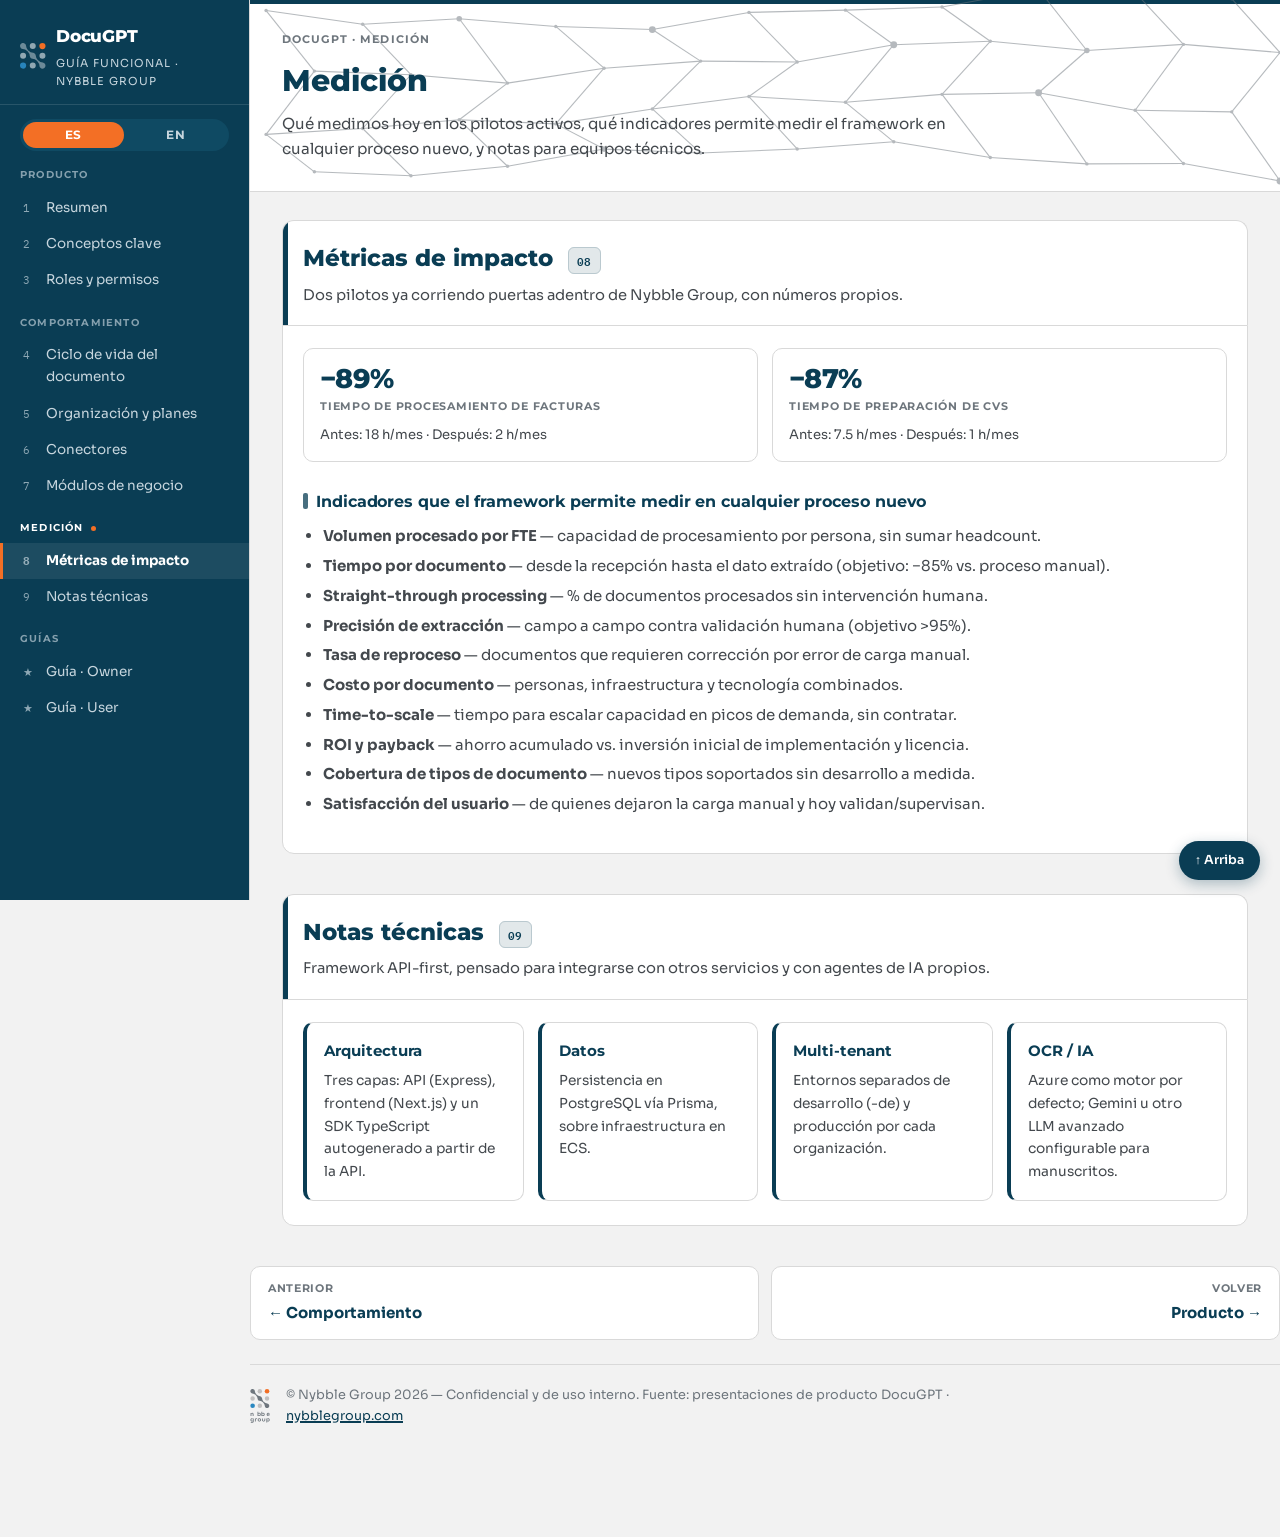
<file: medicion.html>
<!doctype html>
<html lang="es">
<head>
<meta charset="utf-8">
<meta name="viewport" content="width=device-width, initial-scale=1">
<title data-i18n="page.title">DocuGPT · Medición</title>
<link rel="preconnect" href="https://fonts.googleapis.com">
<link rel="preconnect" href="https://fonts.gstatic.com" crossorigin>
<link href="https://fonts.googleapis.com/css2?family=Montserrat:wght@600;700;800&family=Sora:wght@300;400;500;600;700&family=IBM+Plex+Mono:wght@400;500;600&display=swap" rel="stylesheet">
<link rel="stylesheet" href="assets/style.css">
</head>
<body>
<div class="shell">

<nav class="side">
  <div class="brand">
    <svg class="ng-logo ng-logo-icon" width="26" height="26" viewBox="0 0 75 75" xmlns="http://www.w3.org/2000/svg" aria-hidden="true">
<path class="lg-1" d="M64.72,17.82a8.91,8.91,0,1,0-8.91-8.91A8.91,8.91,0,0,0,64.72,17.82Z"/>
<path class="lg-2" d="M8.91,73.94A8.91,8.91,0,1,0,0,65,8.91,8.91,0,0,0,8.91,73.94Z"/>
<path class="lg-3" d="M64.72,45.62A8.65,8.65,0,1,0,56.07,37,8.65,8.65,0,0,0,64.72,45.62Z"/>
<path class="lg-3" d="M8.91,45.62A8.65,8.65,0,1,0,.27,37,8.65,8.65,0,0,0,8.91,45.62Z"/>
<path class="lg-3" d="M36.82,73.68A8.65,8.65,0,1,0,28.17,65,8.64,8.64,0,0,0,36.82,73.68Z"/>
<path class="lg-3" d="M36.82,17.56a8.65,8.65,0,1,0-8.65-8.65A8.65,8.65,0,0,0,36.82,17.56Z"/>
<path class="lg-4" d="M67,73.59l.35-.1.08,0,.3-.1.12,0,.27-.11.15-.07.24-.11.17-.08.21-.11.19-.11.2-.12a1.22,1.22,0,0,0,.19-.12l.19-.12.2-.14.18-.14.19-.14.16-.15.19-.16.15-.14.2-.19.14-.16c.07-.06.13-.13.19-.19l.14-.17.17-.21h0c.07-.1.14-.21.22-.31s.15-.2.21-.3a3,3,0,0,0,.23-.38l.16-.26c.08-.15.15-.31.23-.47l.09-.19c.08-.19.15-.38.22-.57,0,0,0-.07,0-.11q.1-.31.18-.63a.25.25,0,0,0,0-.07,8.77,8.77,0,0,0-1.59-7.51l-.07-.09h0l-.08-.09c-.17-.2-.34-.39-.52-.57l-.22-.2c-.14-.13-.28-.27-.42-.39l-.27-.2c-.14-.1-.27-.21-.42-.31l-.29-.18-.43-.25-.31-.16-.44-.2L67.82,57l-.44-.15-.34-.1-.45-.1-.35-.07c-.15,0-.31,0-.46-.06l-.21,0A20,20,0,0,1,53,50.8L51.2,49a20.86,20.86,0,0,1-5.81-12.9,8.69,8.69,0,0,0-2.49-5.34h0a8.61,8.61,0,0,0-5.31-2.51,20.67,20.67,0,0,1-12.82-5.85L23,20.64A20.34,20.34,0,0,1,17.35,8a1.52,1.52,0,0,0,0-.21,3.78,3.78,0,0,0-.06-.47l-.06-.35c0-.15-.07-.3-.11-.45S17,6.25,17,6.13a3.81,3.81,0,0,0-.15-.44c0-.11-.08-.22-.13-.33s-.13-.3-.2-.44l-.15-.32c-.08-.15-.16-.29-.25-.43l-.18-.3-.31-.42c-.07-.09-.13-.18-.2-.26s-.25-.29-.38-.43l-.2-.22c-.18-.18-.37-.35-.57-.52l-.09-.08h0l-.09-.07A8.66,8.66,0,0,0,6.63.26h0c-.22.06-.44.12-.66.2L5.85.5l-.6.23L5.07.82q-.24.11-.48.24l-.21.13A4.23,4.23,0,0,0,4,1.44l-.26.19-.34.25h0L3.18,2,3,2.2l-.16.15-.19.18-.15.16-.18.19L2.17,3,2,3.24a.76.76,0,0,1-.11.14,2,2,0,0,1-.17.23l-.12.18L1.45,4l-.12.19-.12.2-.09.17L1,4.79a1,1,0,0,0-.07.15L.8,5.21l-.06.15c0,.09-.07.18-.11.27a.56.56,0,0,1,0,.12l-.1.3,0,.08c0,.12-.07.24-.1.36h0a8.77,8.77,0,0,0,2.25,8.38h0a8.61,8.61,0,0,0,5.31,2.51,20.62,20.62,0,0,1,12.82,5.85l1.62,1.62a20.93,20.93,0,0,1,5.8,12.91,8.69,8.69,0,0,0,2.5,5.34h0A8.58,8.58,0,0,0,36,45.61a20.58,20.58,0,0,1,12.82,5.84l1.62,1.63A20.88,20.88,0,0,1,56.21,66a8.74,8.74,0,0,0,2.49,5.35h0A8.63,8.63,0,0,0,67,73.59Z"/>
</svg>
    <div class="brand-text"><b>DocuGPT</b><span data-i18n="nav.brandTag">Guía funcional · Nybble Group</span></div>
  </div>

  <div class="langtoggle" role="group" aria-label="Language / Idioma">
    <button type="button" data-lang-btn="es" aria-pressed="true">ES</button>
    <button type="button" data-lang-btn="en" aria-pressed="false">EN</button>
  </div>

  <div class="grp" data-i18n="nav.grp.producto">Producto</div>
  <a href="index.html#resumen"><i>1</i><span data-i18n="nav.link.resumen">Resumen</span></a>
  <a href="index.html#conceptos"><i>2</i><span data-i18n="nav.link.conceptos">Conceptos clave</span></a>
  <a href="index.html#roles"><i>3</i><span data-i18n="nav.link.roles">Roles y permisos</span></a>

  <div class="grp" data-i18n="nav.grp.comportamiento">Comportamiento</div>
  <a href="comportamiento.html#estados"><i>4</i><span data-i18n="nav.link.estados">Ciclo de vida del documento</span></a>
  <a href="comportamiento.html#planes"><i>5</i><span data-i18n="nav.link.planes">Organización y planes</span></a>
  <a href="comportamiento.html#conectores"><i>6</i><span data-i18n="nav.link.conectores">Conectores</span></a>
  <a href="comportamiento.html#modulos"><i>7</i><span data-i18n="nav.link.modulos">Módulos de negocio</span></a>

  <div class="grp is-here" data-i18n="nav.grp.medicion">Medición</div>
  <a href="#metricas" class="is-here"><i>8</i><span data-i18n="nav.link.metricas">Métricas de impacto</span></a>
  <a href="#tecnico"><i>9</i><span data-i18n="nav.link.tecnico">Notas técnicas</span></a>

  <div class="grp" data-i18n="nav.grp.guias">Guías</div>
  <a href="guia-owner.html"><i>★</i><span data-i18n="nav.link.guiaOwner">Guía · Owner</span></a>
  <a href="guia-user.html"><i>★</i><span data-i18n="nav.link.guiaUser">Guía · User</span></a>
</nav>

<main>
<header class="pagehead" style="--accent:var(--c-medicion)">
  <div class="mesh">
<svg viewBox="0 0 960 200" xmlns="http://www.w3.org/2000/svg" fill="none" stroke="var(--ink3)" stroke-width="1">
<g stroke="var(--ink3)">
<path d="M15.0 31.3 L105.0 44.0"/>
<path d="M15.0 31.3 L60.0 87.7"/>
<path d="M105.0 44.0 L195.0 38.9"/>
<path d="M105.0 44.0 L150.0 91.1"/>
<path d="M195.0 38.9 L285.0 46.1"/>
<path d="M195.0 38.9 L240.0 98.9"/>
<path d="M285.0 46.1 L375.0 49.0"/>
<path d="M285.0 46.1 L330.0 85.0"/>
<path d="M375.0 49.0 L465.0 33.0"/>
<path d="M375.0 49.0 L420.0 78.4"/>
<path d="M465.0 33.0 L555.0 30.9"/>
<path d="M465.0 33.0 L510.0 79.2"/>
<path d="M555.0 30.9 L645.0 28.0"/>
<path d="M555.0 30.9 L600.0 63.1"/>
<path d="M645.0 28.0 L735.0 11.5"/>
<path d="M645.0 28.0 L690.0 59.9"/>
<path d="M735.0 11.5 L825.0 14.4"/>
<path d="M735.0 11.5 L780.0 68.5"/>
<path d="M825.0 14.4 L915.0 20.3"/>
<path d="M825.0 14.4 L870.0 62.8"/>
<path d="M915.0 20.3 L960.0 70.4"/>
<path d="M60.0 87.7 L150.0 91.1"/>
<path d="M60.0 87.7 L15.0 146.7"/>
<path d="M150.0 91.1 L240.0 98.9"/>
<path d="M150.0 91.1 L105.0 141.2"/>
<path d="M240.0 98.9 L330.0 85.0"/>
<path d="M240.0 98.9 L195.0 133.1"/>
<path d="M330.0 85.0 L420.0 78.4"/>
<path d="M330.0 85.0 L285.0 136.9"/>
<path d="M420.0 78.4 L510.0 79.2"/>
<path d="M420.0 78.4 L375.0 123.0"/>
<path d="M510.0 79.2 L600.0 63.1"/>
<path d="M510.0 79.2 L465.0 111.4"/>
<path d="M600.0 63.1 L690.0 59.9"/>
<path d="M600.0 63.1 L555.0 116.8"/>
<path d="M690.0 59.9 L780.0 68.5"/>
<path d="M690.0 59.9 L645.0 109.4"/>
<path d="M780.0 68.5 L870.0 62.8"/>
<path d="M780.0 68.5 L735.0 107.9"/>
<path d="M870.0 62.8 L960.0 70.4"/>
<path d="M870.0 62.8 L825.0 124.2"/>
<path d="M960.0 70.4 L915.0 125.7"/>
<path d="M15.0 146.7 L105.0 141.2"/>
<path d="M15.0 146.7 L60.0 181.6"/>
<path d="M105.0 141.2 L195.0 133.1"/>
<path d="M105.0 141.2 L150.0 185.3"/>
<path d="M195.0 133.1 L285.0 136.9"/>
<path d="M195.0 133.1 L240.0 176.4"/>
<path d="M285.0 136.9 L375.0 123.0"/>
<path d="M285.0 136.9 L330.0 160.4"/>
<path d="M375.0 123.0 L465.0 111.4"/>
<path d="M375.0 123.0 L420.0 164.1"/>
<path d="M465.0 111.4 L555.0 116.8"/>
<path d="M465.0 111.4 L510.0 160.3"/>
<path d="M555.0 116.8 L645.0 109.4"/>
<path d="M555.0 116.8 L600.0 153.6"/>
<path d="M645.0 109.4 L735.0 107.9"/>
<path d="M645.0 109.4 L690.0 168.3"/>
<path d="M735.0 107.9 L825.0 124.2"/>
<path d="M735.0 107.9 L780.0 174.2"/>
<path d="M825.0 124.2 L915.0 125.7"/>
<path d="M825.0 124.2 L870.0 173.9"/>
<path d="M915.0 125.7 L960.0 190.1"/>
<path d="M60.0 181.6 L150.0 185.3"/>
<path d="M150.0 185.3 L240.0 176.4"/>
<path d="M240.0 176.4 L330.0 160.4"/>
<path d="M330.0 160.4 L420.0 164.1"/>
<path d="M420.0 164.1 L510.0 160.3"/>
<path d="M510.0 160.3 L600.0 153.6"/>
<path d="M600.0 153.6 L690.0 168.3"/>
<path d="M690.0 168.3 L780.0 174.2"/>
<path d="M780.0 174.2 L870.0 173.9"/>
<path d="M870.0 173.9 L960.0 190.1"/>
</g>
<g fill="var(--ink3)" stroke="none">
<circle cx="15.0" cy="31.3" r="1.6"/>
<circle cx="105.0" cy="44.0" r="1.6"/>
<circle cx="195.0" cy="38.9" r="2.6"/>
<circle cx="285.0" cy="46.1" r="1.6"/>
<circle cx="375.0" cy="49.0" r="3.2"/>
<circle cx="465.0" cy="33.0" r="1.6"/>
<circle cx="555.0" cy="30.9" r="1.6"/>
<circle cx="645.0" cy="28.0" r="1.6"/>
<circle cx="735.0" cy="11.5" r="1.6"/>
<circle cx="825.0" cy="14.4" r="1.6"/>
<circle cx="915.0" cy="20.3" r="1.6"/>
<circle cx="60.0" cy="87.7" r="1.6"/>
<circle cx="150.0" cy="91.1" r="1.6"/>
<circle cx="240.0" cy="98.9" r="1.6"/>
<circle cx="330.0" cy="85.0" r="1.6"/>
<circle cx="420.0" cy="78.4" r="1.6"/>
<circle cx="510.0" cy="79.2" r="1.6"/>
<circle cx="600.0" cy="63.1" r="3.2"/>
<circle cx="690.0" cy="59.9" r="1.6"/>
<circle cx="780.0" cy="68.5" r="2.6"/>
<circle cx="870.0" cy="62.8" r="1.6"/>
<circle cx="960.0" cy="70.4" r="1.6"/>
<circle cx="15.0" cy="146.7" r="1.6"/>
<circle cx="105.0" cy="141.2" r="1.6"/>
<circle cx="195.0" cy="133.1" r="1.6"/>
<circle cx="285.0" cy="136.9" r="1.6"/>
<circle cx="375.0" cy="123.0" r="1.6"/>
<circle cx="465.0" cy="111.4" r="1.6"/>
<circle cx="555.0" cy="116.8" r="1.6"/>
<circle cx="645.0" cy="109.4" r="1.6"/>
<circle cx="735.0" cy="107.9" r="3.2"/>
<circle cx="825.0" cy="124.2" r="1.6"/>
<circle cx="915.0" cy="125.7" r="1.6"/>
<circle cx="60.0" cy="181.6" r="1.6"/>
<circle cx="150.0" cy="185.3" r="1.6"/>
<circle cx="240.0" cy="176.4" r="1.6"/>
<circle cx="330.0" cy="160.4" r="2.6"/>
<circle cx="420.0" cy="164.1" r="1.6"/>
<circle cx="510.0" cy="160.3" r="1.6"/>
<circle cx="600.0" cy="153.6" r="1.6"/>
<circle cx="690.0" cy="168.3" r="1.6"/>
<circle cx="780.0" cy="174.2" r="1.6"/>
<circle cx="870.0" cy="173.9" r="1.6"/>
<circle cx="960.0" cy="190.1" r="3.2"/>
</g>
</svg>
  </div>
  <div class="wrap">
    <div class="crumb"><a href="index.html">DocuGPT</a> · <span data-i18n="ph.crumb">Medición</span></div>
    <h1 data-i18n="ph.h1">Medición</h1>
    <p data-i18n="ph.p">Qué medimos hoy en los pilotos activos, qué indicadores permite medir el framework en cualquier proceso nuevo, y notas para equipos técnicos.</p>
  </div>
</header>

<div class="wrap">

<!-- ============ 8. MÉTRICAS DE IMPACTO ============ -->
<section id="metricas" style="--accent:var(--c-medicion)">
  <div class="shead"><div><h2><span data-i18n="metricas.h2">Métricas de impacto</span> <span class="num">08</span></h2><p data-i18n="metricas.p">Dos pilotos ya corriendo puertas adentro de Nybble Group, con números propios.</p></div></div>
  <div class="sbody">

    <div class="grid g2">
      <div class="stat">
        <div class="v">−89%</div>
        <div class="k" data-i18n="metricas.stat1.k">Tiempo de procesamiento de facturas</div>
        <div class="n" data-i18n="metricas.stat1.n">Antes: 18 h/mes · Después: 2 h/mes</div>
      </div>
      <div class="stat">
        <div class="v">−87%</div>
        <div class="k" data-i18n="metricas.stat2.k">Tiempo de preparación de CVs</div>
        <div class="n" data-i18n="metricas.stat2.n">Antes: 7.5 h/mes · Después: 1 h/mes</div>
      </div>
    </div>

    <h3 data-i18n="metricas.h3">Indicadores que el framework permite medir en cualquier proceso nuevo</h3>
    <ul>
      <li><strong data-i18n="kpi1.k">Volumen procesado por FTE</strong> <span data-i18n="kpi1.v"> — capacidad de procesamiento por persona, sin sumar headcount.</span></li>
      <li><strong data-i18n="kpi2.k">Tiempo por documento</strong> <span data-i18n="kpi2.v"> — desde la recepción hasta el dato extraído (objetivo: −85% vs. proceso manual).</span></li>
      <li><strong data-i18n="kpi3.k">Straight-through processing</strong> <span data-i18n="kpi3.v"> — % de documentos procesados sin intervención humana.</span></li>
      <li><strong data-i18n="kpi4.k">Precisión de extracción</strong> <span data-i18n-html="kpi4.v"> — campo a campo contra validación humana (objetivo &gt;95%).</span></li>
      <li><strong data-i18n="kpi5.k">Tasa de reproceso</strong> <span data-i18n="kpi5.v"> — documentos que requieren corrección por error de carga manual.</span></li>
      <li><strong data-i18n="kpi6.k">Costo por documento</strong> <span data-i18n="kpi6.v"> — personas, infraestructura y tecnología combinados.</span></li>
      <li><strong data-i18n="kpi7.k">Time-to-scale</strong> <span data-i18n="kpi7.v"> — tiempo para escalar capacidad en picos de demanda, sin contratar.</span></li>
      <li><strong data-i18n="kpi8.k">ROI y payback</strong> <span data-i18n="kpi8.v"> — ahorro acumulado vs. inversión inicial de implementación y licencia.</span></li>
      <li><strong data-i18n="kpi9.k">Cobertura de tipos de documento</strong> <span data-i18n="kpi9.v"> — nuevos tipos soportados sin desarrollo a medida.</span></li>
      <li><strong data-i18n="kpi10.k">Satisfacción del usuario</strong> <span data-i18n="kpi10.v"> — de quienes dejaron la carga manual y hoy validan/supervisan.</span></li>
    </ul>

  </div>
</section>

<!-- ============ 9. NOTAS TÉCNICAS ============ -->
<section id="tecnico" style="--accent:var(--c-medicion)">
  <div class="shead"><div><h2><span data-i18n="tecnico.h2">Notas técnicas</span> <span class="num">09</span></h2><p data-i18n="tecnico.p">Framework API-first, pensado para integrarse con otros servicios y con agentes de IA propios.</p></div></div>
  <div class="sbody">

    <div class="grid g4">
      <div class="card acc"><h5 data-i18n="tec.arq.title">Arquitectura</h5><p class="mini" data-i18n="tec.arq.body">Tres capas: API (Express), frontend (Next.js) y un SDK TypeScript autogenerado a partir de la API.</p></div>
      <div class="card acc"><h5 data-i18n="tec.datos.title">Datos</h5><p class="mini" data-i18n="tec.datos.body">Persistencia en PostgreSQL vía Prisma, sobre infraestructura en ECS.</p></div>
      <div class="card acc"><h5>Multi-tenant</h5><p class="mini" data-i18n="tec.mt.body">Entornos separados de desarrollo (-de) y producción por cada organización.</p></div>
      <div class="card acc"><h5>OCR / IA</h5><p class="mini" data-i18n="tec.ocr.body">Azure como motor por defecto; Gemini u otro LLM avanzado configurable para manuscritos.</p></div>
    </div>

  </div>
</section>

</div><!-- /wrap -->

<div class="pager">
  <a class="prev" href="comportamiento.html#modulos"><span class="d" data-i18n="pager.anterior">Anterior</span><span class="t" data-i18n="medicion.pager.prev">← Comportamiento</span></a>
  <a class="next" href="index.html#resumen" style="text-align:right"><span class="d" data-i18n="pager.volver">Volver</span><span class="t" data-i18n="medicion.pager.next">Producto →</span></a>
</div>

<footer>
  <div class="wrap" style="padding:0">
    <div class="brandmark">
      <svg class="ng-logo ng-logo-full" width="20" height="34" viewBox="0 0 75 131.69" xmlns="http://www.w3.org/2000/svg" role="img" aria-label="Nybble Group">
<path class="lg-1" d="M64.72,17.82a8.91,8.91,0,1,0-8.91-8.91A8.91,8.91,0,0,0,64.72,17.82Z"/>
<path class="lg-2" d="M8.91,73.94A8.91,8.91,0,1,0,0,65,8.91,8.91,0,0,0,8.91,73.94Z"/>
<path class="lg-3" d="M64.72,45.62A8.65,8.65,0,1,0,56.07,37,8.65,8.65,0,0,0,64.72,45.62Z"/>
<path class="lg-3" d="M8.91,45.62A8.65,8.65,0,1,0,.27,37,8.65,8.65,0,0,0,8.91,45.62Z"/>
<path class="lg-3" d="M36.82,73.68A8.65,8.65,0,1,0,28.17,65,8.64,8.64,0,0,0,36.82,73.68Z"/>
<path class="lg-3" d="M36.82,17.56a8.65,8.65,0,1,0-8.65-8.65A8.65,8.65,0,0,0,36.82,17.56Z"/>
<path class="lg-4" d="M67,73.59l.35-.1.08,0,.3-.1.12,0,.27-.11.15-.07.24-.11.17-.08.21-.11.19-.11.2-.12a1.22,1.22,0,0,0,.19-.12l.19-.12.2-.14.18-.14.19-.14.16-.15.19-.16.15-.14.2-.19.14-.16c.07-.06.13-.13.19-.19l.14-.17.17-.21h0c.07-.1.14-.21.22-.31s.15-.2.21-.3a3,3,0,0,0,.23-.38l.16-.26c.08-.15.15-.31.23-.47l.09-.19c.08-.19.15-.38.22-.57,0,0,0-.07,0-.11q.1-.31.18-.63a.25.25,0,0,0,0-.07,8.77,8.77,0,0,0-1.59-7.51l-.07-.09h0l-.08-.09c-.17-.2-.34-.39-.52-.57l-.22-.2c-.14-.13-.28-.27-.42-.39l-.27-.2c-.14-.1-.27-.21-.42-.31l-.29-.18-.43-.25-.31-.16-.44-.2L67.82,57l-.44-.15-.34-.1-.45-.1-.35-.07c-.15,0-.31,0-.46-.06l-.21,0A20,20,0,0,1,53,50.8L51.2,49a20.86,20.86,0,0,1-5.81-12.9,8.69,8.69,0,0,0-2.49-5.34h0a8.61,8.61,0,0,0-5.31-2.51,20.67,20.67,0,0,1-12.82-5.85L23,20.64A20.34,20.34,0,0,1,17.35,8a1.52,1.52,0,0,0,0-.21,3.78,3.78,0,0,0-.06-.47l-.06-.35c0-.15-.07-.3-.11-.45S17,6.25,17,6.13a3.81,3.81,0,0,0-.15-.44c0-.11-.08-.22-.13-.33s-.13-.3-.2-.44l-.15-.32c-.08-.15-.16-.29-.25-.43l-.18-.3-.31-.42c-.07-.09-.13-.18-.2-.26s-.25-.29-.38-.43l-.2-.22c-.18-.18-.37-.35-.57-.52l-.09-.08h0l-.09-.07A8.66,8.66,0,0,0,6.63.26h0c-.22.06-.44.12-.66.2L5.85.5l-.6.23L5.07.82q-.24.11-.48.24l-.21.13A4.23,4.23,0,0,0,4,1.44l-.26.19-.34.25h0L3.18,2,3,2.2l-.16.15-.19.18-.15.16-.18.19L2.17,3,2,3.24a.76.76,0,0,1-.11.14,2,2,0,0,1-.17.23l-.12.18L1.45,4l-.12.19-.12.2-.09.17L1,4.79a1,1,0,0,0-.07.15L.8,5.21l-.06.15c0,.09-.07.18-.11.27a.56.56,0,0,1,0,.12l-.1.3,0,.08c0,.12-.07.24-.1.36h0a8.77,8.77,0,0,0,2.25,8.38h0a8.61,8.61,0,0,0,5.31,2.51,20.62,20.62,0,0,1,12.82,5.85l1.62,1.62a20.93,20.93,0,0,1,5.8,12.91,8.69,8.69,0,0,0,2.5,5.34h0A8.58,8.58,0,0,0,36,45.61a20.58,20.58,0,0,1,12.82,5.84l1.62,1.63A20.88,20.88,0,0,1,56.21,66a8.74,8.74,0,0,0,2.49,5.35h0A8.63,8.63,0,0,0,67,73.59Z"/>
<path class="lg-4" d="M74.16,95.05h0a5,5,0,0,0-2-2.06,5.85,5.85,0,0,0-2.94-.72,6,6,0,0,0-3.18.84A5.65,5.65,0,0,0,64,95.4a7.12,7.12,0,0,0-.74,3.27,6.62,6.62,0,0,0,.86,3.41,5.2,5.2,0,0,0,2.31,2.14,8.28,8.28,0,0,0,3.52.82h.23a13.35,13.35,0,0,0,3.65-.5l.07,0-.24-2.59-.1,0a19,19,0,0,1-3.07.41c-2.28,0-3.63-.91-4-2.7h8.36v-.07a7.86,7.86,0,0,0,.1-1.34A6.82,6.82,0,0,0,74.16,95.05Zm-2.37,2.32H66.38a3.32,3.32,0,0,1,.93-1.94,2.64,2.64,0,0,1,1.85-.67,2.52,2.52,0,0,1,1.83.68,3,3,0,0,1,.8,1.93Z"/>
<path class="lg-4" d="M8,92.26a5,5,0,0,0-2.26.48,3.86,3.86,0,0,0-1.58,1.38v0l0-1.51H1v12h3.3V98.18a3.37,3.37,0,0,1,.67-2.24,2.53,2.53,0,0,1,2-.79c1.49,0,2.27,1,2.27,2.82v6.68h3.35v-7.3a5.55,5.55,0,0,0-1.16-3.78A4.27,4.27,0,0,0,8,92.26Z"/>
<path class="lg-4" d="M37.89,93a5.32,5.32,0,0,0-2.84-.78,4.52,4.52,0,0,0-3.9,1.79V88.26H27.87v16.39H31l.05-1.58v0a3.88,3.88,0,0,0,1.57,1.43,5,5,0,0,0,2.25.51,5.19,5.19,0,0,0,3-.89,6,6,0,0,0,2-2.34,7.76,7.76,0,0,0,0-6.53A5.28,5.28,0,0,0,37.89,93Zm-.54,5.61a3.55,3.55,0,0,1-.89,2.49,3.24,3.24,0,0,1-4.62,0,3.94,3.94,0,0,1,0-5,3.21,3.21,0,0,1,4.6,0A3.61,3.61,0,0,1,37.35,98.65Z"/>
<path class="lg-4" d="M52.91,93a5.27,5.27,0,0,0-2.84-.78,4.5,4.5,0,0,0-3.89,1.79l0,0V88.26H42.9v16.39H46l0-1.58v0a4,4,0,0,0,1.57,1.43,5.07,5.07,0,0,0,2.26.51,5.24,5.24,0,0,0,3-.89,6,6,0,0,0,2-2.34h0a7.08,7.08,0,0,0,.72-3.19,7.4,7.4,0,0,0-.73-3.34A5.37,5.37,0,0,0,52.91,93Zm-3.74,9.07a3,3,0,0,1-2.31-1A3.55,3.55,0,0,1,46,98.65a3.61,3.61,0,0,1,.9-2.51,3.21,3.21,0,0,1,4.6,0,3.94,3.94,0,0,1,0,5h0A3,3,0,0,1,49.17,102.11Z"/>
<path class="lg-4" d="M10.07,115.41l0,0A4,4,0,0,0,8.46,114a4.88,4.88,0,0,0-2.23-.51,5.31,5.31,0,0,0-3,.88,5.91,5.91,0,0,0-2,2.31,7,7,0,0,0-.72,3.17,7.2,7.2,0,0,0,.73,3.31,5.41,5.41,0,0,0,2,2.21,5.41,5.41,0,0,0,2.85.77,5.5,5.5,0,0,0,2.36-.48,3.91,3.91,0,0,0,1.62-1.42l0,0v.87a3.76,3.76,0,0,1-1,2.83,4.24,4.24,0,0,1-3,.9A8.28,8.28,0,0,1,4,128.52a7,7,0,0,1-1.69-.65l-.12-.07-.35,2.93,0,0a8.23,8.23,0,0,0,2,.66,13.58,13.58,0,0,0,2.55.27,6.82,6.82,0,0,0,5-1.72,6.92,6.92,0,0,0,1.7-5.06V113.85H10.11Zm-.8,1.91a3.87,3.87,0,0,1,0,5,3,3,0,0,1-2.3,1,3,3,0,0,1-2.29-1,3.89,3.89,0,0,1,0-5,3,3,0,0,1,2.31-1A3,3,0,0,1,9.27,117.32Z"/>
<path class="lg-4" d="M38.33,114.26h0a7.13,7.13,0,0,0-3.32-.79,6.92,6.92,0,0,0-3.44.87,6.28,6.28,0,0,0-2.36,2.3,6.21,6.21,0,0,0,2.47,8.68,7,7,0,0,0,3.33.8,6.81,6.81,0,0,0,3.43-.87,6.14,6.14,0,0,0,3.19-5.47,6.05,6.05,0,0,0-3.3-5.52Zm0,5.52a3.46,3.46,0,0,1-.92,2.49h0a3.37,3.37,0,0,1-4.71,0,3.8,3.8,0,0,1,0-5,3.39,3.39,0,0,1,4.73,0A3.43,3.43,0,0,1,38.28,119.78Z"/>
<path class="lg-4" d="M74.27,116.45a5.41,5.41,0,0,0-2-2.2,5.27,5.27,0,0,0-2.84-.78,4.41,4.41,0,0,0-4,1.92v0l-.05-1.56H62.26v15.54h3.26v-5l0,0a3.82,3.82,0,0,0,1.56,1.3,5.08,5.08,0,0,0,2.17.46,5.31,5.31,0,0,0,3-.88,5.91,5.91,0,0,0,2-2.31,7,7,0,0,0,.72-3.17A7.33,7.33,0,0,0,74.27,116.45Zm-2.54,3.36a3.51,3.51,0,0,1-.89,2.46,3.26,3.26,0,0,1-4.62,0,3.89,3.89,0,0,1,0-5,3.22,3.22,0,0,1,4.59,0A3.51,3.51,0,0,1,71.73,119.81Z"/>
<path class="lg-4" d="M54.67,119.78a3.65,3.65,0,0,1-.84,2.6,3.19,3.19,0,0,1-4.64,0,3.69,3.69,0,0,1-.83-2.6v-5.93H45.13v6a6.45,6.45,0,0,0,.86,3.2,6.08,6.08,0,0,0,2.32,2.24,6.58,6.58,0,0,0,3.2.8,6.39,6.39,0,0,0,3.31-.87,6.18,6.18,0,0,0,2.27-2.3,6.43,6.43,0,0,0,.8-3.17v-5.93H54.67Z"/>
<path class="lg-4" d="M24.26,113.67a3.72,3.72,0,0,0-2,.56A4,4,0,0,0,21,115.85l0,0,0-2H17.79v11.9h3.27v-5.42a4.31,4.31,0,0,1,.75-2.7,2.8,2.8,0,0,1,2.09-1.11,10.12,10.12,0,0,1,2.22.11l.1,0,.09-2.91h-.08A12,12,0,0,0,24.26,113.67Z"/>
</svg>
          <p style="margin:0" data-i18n-html="footer.full">© Nybble Group 2026 — Confidencial y de uso interno. Fuente: presentaciones de producto DocuGPT · <a href="https://www.nybblegroup.com" target="_blank" rel="noopener">nybblegroup.com</a></p>
    </div>
  </div>
</footer>

</main>
</div><!-- /shell -->
<a class="toplink" href="#metricas" data-i18n="toplink.top">↑ Arriba</a>

<script src="assets/i18n.js"></script>
<script>
initI18n({
  "page.title": { es: "DocuGPT · Medición", en: "DocuGPT · Measurement" },
  "ph.crumb": { es: "Medición", en: "Measurement" },
  "ph.h1": { es: "Medición", en: "Measurement" },
  "ph.p": { es: "Qué medimos hoy en los pilotos activos, qué indicadores permite medir el framework en cualquier proceso nuevo, y notas para equipos técnicos.", en: "What we measure today across active pilots, what indicators the framework lets you track on any new process, and notes for technical teams." },
  "metricas.h2": { es: "Métricas de impacto", en: "Impact Metrics" },
  "metricas.p": { es: "Dos pilotos ya corriendo puertas adentro de Nybble Group, con números propios.", en: "Two pilots already running inside Nybble Group, with their own numbers." },
  "metricas.stat1.k": { es: "Tiempo de procesamiento de facturas", en: "Invoice processing time" },
  "metricas.stat1.n": { es: "Antes: 18 h/mes · Después: 2 h/mes", en: "Before: 18 h/month · After: 2 h/month" },
  "metricas.stat2.k": { es: "Tiempo de preparación de CVs", en: "Résumé prep time" },
  "metricas.stat2.n": { es: "Antes: 7.5 h/mes · Después: 1 h/mes", en: "Before: 7.5 h/month · After: 1 h/month" },
  "metricas.h3": { es: "Indicadores que el framework permite medir en cualquier proceso nuevo", en: "Indicators the framework lets you measure on any new process" },
  "kpi1.k": { es: "Volumen procesado por FTE", en: "Volume processed per FTE" },
  "kpi1.v": { es: " — capacidad de procesamiento por persona, sin sumar headcount.", en: " — processing capacity per person, without adding headcount." },
  "kpi2.k": { es: "Tiempo por documento", en: "Time per document" },
  "kpi2.v": { es: " — desde la recepción hasta el dato extraído (objetivo: −85% vs. proceso manual).", en: " — from receipt to extracted data (target: −85% vs. manual process)." },
  "kpi3.k": { es: "Straight-through processing", en: "Straight-through processing" },
  "kpi3.v": { es: " — % de documentos procesados sin intervención humana.", en: " — % of documents processed without human intervention." },
  "kpi4.k": { es: "Precisión de extracción", en: "Extraction accuracy" },
  "kpi4.v": { es: " — campo a campo contra validación humana (objetivo &gt;95%).", en: " — field by field against human validation (target &gt;95%)." },
  "kpi5.k": { es: "Tasa de reproceso", en: "Rework rate" },
  "kpi5.v": { es: " — documentos que requieren corrección por error de carga manual.", en: " — documents that need correction due to manual-upload errors." },
  "kpi6.k": { es: "Costo por documento", en: "Cost per document" },
  "kpi6.v": { es: " — personas, infraestructura y tecnología combinados.", en: " — people, infrastructure, and technology combined." },
  "kpi7.k": { es: "Time-to-scale", en: "Time-to-scale" },
  "kpi7.v": { es: " — tiempo para escalar capacidad en picos de demanda, sin contratar.", en: " — time to scale capacity during demand peaks, without hiring." },
  "kpi8.k": { es: "ROI y payback", en: "ROI & payback" },
  "kpi8.v": { es: " — ahorro acumulado vs. inversión inicial de implementación y licencia.", en: " — accumulated savings vs. initial implementation and license investment." },
  "kpi9.k": { es: "Cobertura de tipos de documento", en: "Document type coverage" },
  "kpi9.v": { es: " — nuevos tipos soportados sin desarrollo a medida.", en: " — new types supported without custom development." },
  "kpi10.k": { es: "Satisfacción del usuario", en: "User satisfaction" },
  "kpi10.v": { es: " — de quienes dejaron la carga manual y hoy validan/supervisan.", en: " — from those who left manual entry behind and now validate/oversee." },
  "tecnico.h2": { es: "Notas técnicas", en: "Technical Notes" },
  "tecnico.p": { es: "Framework API-first, pensado para integrarse con otros servicios y con agentes de IA propios.", en: "API-first framework, designed to integrate with other services and with your own AI agents." },
  "tec.arq.title": { es: "Arquitectura", en: "Architecture" },
  "tec.arq.body": { es: "Tres capas: API (Express), frontend (Next.js) y un SDK TypeScript autogenerado a partir de la API.", en: "Three layers: API (Express), frontend (Next.js), and a TypeScript SDK auto-generated from the API." },
  "tec.datos.title": { es: "Datos", en: "Data" },
  "tec.datos.body": { es: "Persistencia en PostgreSQL vía Prisma, sobre infraestructura en ECS.", en: "PostgreSQL persistence via Prisma, running on ECS infrastructure." },
  "tec.mt.body": { es: "Entornos separados de desarrollo (-de) y producción por cada organización.", en: "Separate development (-de) and production environments per organization." },
  "tec.ocr.body": { es: "Azure como motor por defecto; Gemini u otro LLM avanzado configurable para manuscritos.", en: "Azure as the default engine; Gemini or another advanced LLM configurable for handwriting." },
  "medicion.pager.prev": { es: "← Comportamiento", en: "← Behavior" },
  "medicion.pager.next": { es: "Producto →", en: "Product →" }
});
</script>
</body>
</html>
</file>
<file: assets/style.css>
/* ============================================================
   DOCUGPT — GUÍA FUNCIONAL — stylesheet compartido
   Identidad visual: Nybble Group Brandbook 2026
   (Dark Blue / White Gray / Blue / Orange · Montserrat + Sora)
   ============================================================ */
:root{
  color-scheme:light dark;
  --bg:#F2F2F2; --card:#FFFFFF; --card2:#E8E8E8;
  --ink:#0A3D54; --ink2:#43484D; --ink3:#6E767D;
  --line:#D9D9D9; --line2:#EAEAEA;
  --nav:#0A3D54; --nav2:#0F4A63; --navink:#C7D6DE;
  --brand-text:#0A3D54; --brand-text-hover:#072A3B;
  --brand-fill:#0A3D54; --brand-dot:#F36F25;
  --onaccent:#FFFFFF;
  /* un accent por página/sección de primer nivel */
  --c-product:#2B89C1; --c-comportamiento:#F36F25; --c-medicion:#0A3D54;
  /* semánticos — estados de workflow, no son colores de marca */
  --ok:#1E7A46; --okbg:#E3F1E9; --ok-line:#BEDDC9;
  --warn:#96650E; --warnbg:#F6ECD9; --warn-line:#EBD3A0;
  --tbd:#6E767D; --tbdbg:#EAEAEA; --tbd-line:#D6D6D6;
  --bad:#A23B2E; --badbg:#F5E2DE; --bad-line:#EAC0B7;
  --info:#2B89C1; --infobg:#E4F1F8; --info-line:#BBDCEC;
  --violet:#6D3FA0; --violetbg:#F1EBFA; --violet-line:#D9C7F0;
  --mesh-opacity:.5;
  --mono:"IBM Plex Mono",ui-monospace,SFMono-Regular,Menlo,Consolas,monospace;
  --sans:"Sora",-apple-system,BlinkMacSystemFont,"Segoe UI",Helvetica,Arial,sans-serif;
  --head:"Montserrat",-apple-system,BlinkMacSystemFont,"Segoe UI",Helvetica,Arial,sans-serif;
}
@media (prefers-color-scheme: dark){
  :root{
    --bg:#0A3D54; --card:#0F4A63; --card2:#134F6B;
    --ink:#FFFFFF; --ink2:#D8E3E9; --ink3:#93A6B1;
    --line:#1B5A75; --line2:#22677F;
    --nav:#072C3D; --nav2:#0F4A63; --navink:#C7D6DE;
    --brand-text:#FFFFFF; --brand-text-hover:#D8E3E9;
    --brand-fill:#2B89C1; --brand-dot:#F36F25;
    --c-product:#5FB4E0; --c-comportamiento:#F5934F; --c-medicion:#EAF2F6;
    --ok:#5BC48A; --okbg:#123425; --ok-line:#1F5A3D;
    --warn:#E0AE5A; --warnbg:#3A2F14; --warn-line:#5C481F;
    --tbd:#9FB2BC; --tbdbg:#123047; --tbd-line:#245268;
    --bad:#E58A7C; --badbg:#3A1E19; --bad-line:#5C3128;
    --info:#5FB4E0; --infobg:#0F3247; --info-line:#245268;
    --violet:#C7A6F0; --violetbg:#241A38; --violet-line:#3E3358;
    --mesh-opacity:.35;
  }
}
*{box-sizing:border-box}
html{scroll-behavior:smooth}
@media (prefers-reduced-motion: reduce){ html{scroll-behavior:auto} *{animation:none!important;transition:none!important} }
body{margin:0;background:var(--bg);color:var(--ink2);font-family:var(--sans);font-size:15px;font-weight:400;line-height:1.65;-webkit-font-smoothing:antialiased}
h1,h2,.shead h2{font-family:var(--head);font-weight:800;text-wrap:balance;color:var(--ink)}
h3,h4,h5,summary,th,.stat .v,.card h5{font-family:var(--head);font-weight:700}
strong,b{font-weight:700}
a{color:var(--brand-text);text-decoration-thickness:1.5px}
a:hover{color:var(--brand-text-hover)}
a:focus-visible,button:focus-visible{outline:2px solid var(--brand-fill);outline-offset:2px;border-radius:4px}

/* ---------- LOGO MARK (logo real Nybble Group — ng-logo-vert-color-200.svg) ---------- */
.ng-logo{display:inline-block;vertical-align:middle;flex:none}
.ng-logo .lg-1{fill:#F26E24}
.ng-logo .lg-2{fill:#2A88C1}
.ng-logo .lg-3{fill:#C0BFBF}
.ng-logo .lg-4{fill:#6E767D}
@media (prefers-color-scheme: dark){
  .ng-logo .lg-3{fill:#8FA3AD}
  .ng-logo .lg-4{fill:#C7D6DE}
}
/* el sidebar es siempre navy oscuro (ver nav.side), independiente del tema de la página */
nav.side .ng-logo .lg-3{fill:#fff;opacity:.55}
nav.side .ng-logo .lg-4{fill:#fff;opacity:.4}
nav.side .ng-logo .lg-1{opacity:1}
nav.side .ng-logo .lg-2{opacity:.95}
.ng-logo-full{height:34px;width:auto}
footer .brandmark{display:flex;align-items:center;gap:16px;margin-bottom:10px}

/* ---------- MESH BACKGROUND (red conectada, marca Nybble) ---------- */
.mesh{position:absolute;inset:0;overflow:hidden;pointer-events:none;opacity:var(--mesh-opacity)}
.mesh svg{position:absolute;left:0;bottom:0;width:100%;height:auto;min-width:900px}

/* ---------- LANGUAGE TOGGLE ---------- */
.langtoggle{display:flex;gap:2px;padding:3px;background:var(--nav2);border-radius:999px;margin:14px 20px 0}
.langtoggle button{flex:1;border:none;background:none;color:var(--navink);font-family:var(--head);font-weight:700;font-size:11.5px;letter-spacing:.04em;padding:6px 0;border-radius:999px;cursor:pointer;transition:background .15s,color .15s}
.langtoggle button.is-active{background:var(--brand-dot);color:#fff}
.langtoggle button:hover:not(.is-active){color:#fff}
[hidden]{display:none!important}

/* ---------- LAYOUT ---------- */
.shell{display:grid;grid-template-columns:250px minmax(0,1fr);min-height:100vh}
nav.side{background:var(--nav);border-right:1px solid var(--line);color:var(--navink);position:sticky;top:0;height:100vh;overflow-y:auto;padding:22px 0 40px}
nav.side .brand{padding:0 20px 14px;border-bottom:1px solid rgba(255,255,255,.12);margin-bottom:8px;position:relative;display:flex;align-items:center;gap:10px}
nav.side .brand-text{display:flex;flex-direction:column}
nav.side .brand b{display:block;color:#fff;font-family:var(--head);font-weight:800;font-size:17px;letter-spacing:-.01em}
nav.side .brand span{display:block;font-size:11px;color:var(--navink);text-transform:uppercase;letter-spacing:.09em;margin-top:4px;display:flex;align-items:center;gap:5px}
nav.side .grp{font-family:var(--head);font-weight:700;font-size:10px;text-transform:uppercase;letter-spacing:.12em;color:var(--navink);opacity:.65;padding:16px 20px 6px}
nav.side a{display:flex;gap:9px;align-items:baseline;padding:7px 20px;font-size:13.5px;text-decoration:none;color:var(--navink);border-left:3px solid transparent}
nav.side a:hover{background:rgba(255,255,255,.06);color:#fff;border-left-color:var(--brand-dot)}
nav.side a i{font-style:normal;font-family:var(--mono);font-size:11px;color:var(--navink);opacity:.7;min-width:14px}
nav.side .grp.is-here{color:#fff;opacity:1}
nav.side .grp.is-here::after{content:"";display:inline-block;width:5px;height:5px;border-radius:50%;background:var(--brand-dot);margin-left:7px;vertical-align:middle}
nav.side a.is-here{color:#fff;background:rgba(255,255,255,.08);border-left-color:var(--brand-dot);font-weight:700}
main{min-width:0;padding:0 0 80px}
.wrap{max-width:1180px;margin:0 auto;padding:0 32px}

/* ---------- HERO / PAGEHEAD ---------- */
header.hero{background:var(--card);border-bottom:1px solid var(--line);padding:48px 0 40px;margin-bottom:28px;position:relative;overflow:hidden}
header.hero::before{content:"";position:absolute;top:0;left:0;right:0;height:4px;background:linear-gradient(90deg,var(--brand-fill) 0%,var(--brand-dot) 50%,var(--brand-fill) 100%)}
header.hero .wrap{position:relative;z-index:1}
header.hero h1{margin:0 0 10px;font-size:2.5rem;line-height:1.1;font-weight:800}
header.hero .sub{color:var(--ink2);font-size:1.05rem;max-width:64ch}
header.hero .kicker{font-family:var(--head);font-weight:700;font-size:.7rem;letter-spacing:.11em;text-transform:uppercase;color:var(--info);margin-bottom:12px}
.metabar{display:flex;flex-wrap:wrap;gap:1px;background:var(--line);border:1px solid var(--line);border-radius:10px;overflow:hidden;margin-top:26px;position:relative;z-index:1}
.metabar span{flex:1 1 160px;background:var(--card);padding:12px 16px;font-size:.86rem;color:var(--ink2)}
.metabar span b{display:block;color:var(--ink);font-weight:700;margin-top:2px}

header.pagehead{background:var(--card);border-bottom:1px solid var(--line);padding:30px 0;margin-bottom:28px;position:relative;overflow:hidden}
header.pagehead::before{content:"";position:absolute;top:0;left:0;right:0;height:4px;background:var(--accent,var(--brand-fill))}
header.pagehead .wrap{position:relative;z-index:1}
header.pagehead .crumb{font-family:var(--head);font-weight:700;font-size:.7rem;letter-spacing:.1em;text-transform:uppercase;color:var(--ink3);margin-bottom:8px}
header.pagehead .crumb a{color:var(--ink3);text-decoration:none}
header.pagehead .crumb a:hover{color:var(--brand-text);text-decoration:underline}
header.pagehead h1{margin:0 0 6px;font-size:1.85rem}
header.pagehead p{margin:0;color:var(--ink2);font-size:.95rem;max-width:64ch}

/* ---------- SECTIONS ---------- */
section{scroll-margin-top:16px;margin-bottom:40px}
.shead{display:flex;align-items:flex-start;gap:14px;padding:18px 20px;border-radius:12px 12px 0 0;background:var(--card);border:1px solid var(--line);border-bottom:none;position:relative;overflow:hidden}
.shead::before{content:"";position:absolute;left:0;top:0;bottom:0;width:5px;background:var(--accent,var(--brand-fill))}
.shead .num{font-family:var(--mono);font-size:.68rem;font-weight:600;letter-spacing:.04em;color:var(--accent,var(--brand-fill));background:color-mix(in srgb,var(--accent,var(--brand-fill)) 12%,var(--card));border:1px solid color-mix(in srgb,var(--accent,var(--brand-fill)) 28%,var(--card));border-radius:6px;padding:3px 8px;margin-left:8px}
.shead h2{margin:0;font-size:1.45rem}
.shead p{margin:5px 0 0;color:var(--ink2);font-size:.92rem}
.sbody{background:var(--card);border:1px solid var(--line);border-radius:0 0 12px 12px;padding:22px 20px 24px}

h3{font-size:1.02rem;font-weight:700;margin:26px 0 10px;letter-spacing:-.005em;display:flex;align-items:center;gap:8px;color:var(--ink)}
h3:first-child{margin-top:2px}
h3::before{content:"";width:5px;height:16px;border-radius:2px;background:var(--accent,var(--brand-fill));opacity:.75}
h4{font-size:.72rem;font-weight:700;margin:18px 0 8px;text-transform:uppercase;letter-spacing:.08em;color:var(--ink3)}
p{margin:0 0 12px;max-width:70ch}
ul,ol{margin:0 0 12px;padding-left:20px}
li{margin-bottom:5px}
.lead{font-size:1.02rem;color:var(--ink2);max-width:66ch}

/* ---------- GRIDS & CARDS ---------- */
.grid{display:grid;gap:14px}
.g2{grid-template-columns:repeat(auto-fit,minmax(280px,1fr))}
.g3{grid-template-columns:repeat(auto-fit,minmax(220px,1fr))}
.g4{grid-template-columns:repeat(auto-fit,minmax(180px,1fr))}
.card{background:var(--card);border:1px solid var(--line);border-radius:10px;padding:16px 17px}
.card.tint{background:var(--card2)}
.card h5{margin:0 0 7px;font-size:.94rem;display:flex;align-items:center;justify-content:space-between;gap:8px;color:var(--ink)}
.card p:last-child,.card ul:last-child{margin-bottom:0}
.card .mini{font-size:.86rem;color:var(--ink2)}
.card.acc{border-left:4px solid var(--accent,var(--brand-fill))}
.stat{background:var(--card);border:1px solid var(--line);border-radius:10px;padding:15px 16px}
.stat .v{font-family:var(--head);font-size:1.7rem;font-weight:800;letter-spacing:-.02em;line-height:1.1;color:var(--accent,var(--brand-fill))}
.stat .k{font-family:var(--head);font-weight:700;font-size:.68rem;text-transform:uppercase;letter-spacing:.07em;color:var(--ink3);margin-top:4px}
.stat .n{font-size:.82rem;color:var(--ink2);margin-top:8px}

/* ---------- BADGES (rol / actor) ---------- */
.b{display:inline-flex;align-items:center;gap:5px;font-size:.76rem;font-weight:700;padding:2px 9px;border-radius:999px;border:1px solid;white-space:nowrap;line-height:1.7}
.b-admin{color:var(--violet);background:var(--violetbg);border-color:var(--violet-line)}
.b-owner{color:var(--info);background:var(--infobg);border-color:var(--info-line)}
.b-user{color:var(--ok);background:var(--okbg);border-color:var(--ok-line)}
.b-sistema{color:var(--tbd);background:var(--tbdbg);border-color:var(--tbd-line)}

/* ---------- STATUS PILLS (estado de un documento/registro) ---------- */
.st{display:inline-flex;align-items:center;gap:6px;font-size:.76rem;font-weight:700;padding:3px 10px;border-radius:6px;border:1px solid;white-space:nowrap;font-family:var(--sans)}
.st::before{content:"";width:7px;height:7px;border-radius:50%;background:currentColor}
.st-pend{color:var(--tbd);background:var(--tbdbg);border-color:var(--tbd-line)}
.st-proc{color:var(--info);background:var(--infobg);border-color:var(--info-line)}
.st-ok{color:var(--ok);background:var(--okbg);border-color:var(--ok-line)}
.st-rev{color:var(--warn);background:var(--warnbg);border-color:var(--warn-line)}
.st-bad{color:var(--bad);background:var(--badbg);border-color:var(--bad-line)}

/* ---------- TAGS (fuente de un claim) ---------- */
.tag{display:inline-block;font-family:var(--mono);font-size:.7rem;padding:1px 6px;border-radius:4px;background:var(--card2);color:var(--ink2);border:1px solid var(--line);text-decoration:none;white-space:nowrap}
a.tag:hover{background:var(--line);color:var(--ink)}

/* ---------- MARKS (confianza/estado del claim documentado) ---------- */
.mark{display:inline-flex;align-items:center;gap:5px;font-family:var(--head);font-size:.66rem;font-weight:700;text-transform:uppercase;letter-spacing:.06em;padding:2.5px 7px;border-radius:5px;border:1px solid}
.m-doc{color:var(--ok);background:var(--okbg);border-color:var(--ok-line)}
.m-imp{color:var(--ok);background:var(--okbg);border-color:var(--ok-line)}
.m-draft{color:var(--tbd);background:var(--tbdbg);border-color:var(--tbd-line)}
.m-tbd{color:var(--tbd);background:var(--tbdbg);border-color:var(--tbd-line)}
.m-open{color:var(--warn);background:var(--warnbg);border-color:var(--warn-line)}
.m-amb{color:var(--bad);background:var(--badbg);border-color:var(--bad-line)}
.m-nogo{color:var(--bad);background:var(--badbg);border-color:var(--bad-line)}

/* ---------- TABLES ---------- */
.tw{overflow-x:auto;border:1px solid var(--line);border-radius:10px;background:var(--card);margin-bottom:14px}
table{width:100%;border-collapse:collapse;font-size:.9rem}
th{text-align:left;background:var(--card2);color:var(--brand-text);font-size:.68rem;text-transform:uppercase;letter-spacing:.07em;padding:11px 14px;border-bottom:1px solid var(--line);white-space:nowrap;font-weight:700}
td{padding:12px 14px;border-bottom:1px solid var(--line2);vertical-align:top}
tr:last-child td{border-bottom:none}
td code,p code,li code{font-family:var(--mono);font-size:.82rem;background:var(--card2);padding:1px 5px;border-radius:4px;border:1px solid var(--line)}
td.num,th.num{font-family:var(--mono);font-variant-numeric:tabular-nums;white-space:nowrap}

/* ---------- CALLOUTS ---------- */
.callout{border-radius:10px;padding:13px 16px;margin:0 0 14px;font-size:.9rem;border:1px solid}
.callout>b:first-of-type{display:block;margin-bottom:3px;font-family:var(--head);font-weight:700;font-size:.72rem;text-transform:uppercase;letter-spacing:.06em}
.c-warn{background:var(--warnbg);border-color:var(--warn-line);color:var(--warn)}
.c-bad{background:var(--badbg);border-color:var(--bad-line);color:var(--bad)}
.c-ok{background:var(--okbg);border-color:var(--ok-line);color:var(--ok)}
.c-info{background:var(--infobg);border-color:var(--info-line);color:var(--info)}
.c-neutral{background:var(--card2);border-color:var(--line);color:var(--ink2)}

/* ---------- STEPS (stepper interactivo) ---------- */
.steps{background:var(--card);border:1px solid var(--line);border-radius:10px;overflow:hidden;margin-bottom:14px}
.steps-nav{display:flex;flex-wrap:wrap;gap:6px;padding:12px;background:var(--card2);border-bottom:1px solid var(--line2)}
.steps-tab{display:inline-flex;align-items:center;gap:7px;padding:6px 13px;border-radius:999px;border:1px solid var(--line);background:var(--card);font-family:var(--sans);font-size:.82rem;font-weight:600;color:var(--ink2);cursor:pointer;transition:background .15s,color .15s,border-color .15s}
.steps-tab:hover{border-color:var(--accent,var(--brand-fill));color:var(--ink)}
.steps-tab.is-active{background:var(--accent,var(--brand-fill));border-color:var(--accent,var(--brand-fill));color:var(--onaccent)}
.steps-tab-n{display:inline-flex;align-items:center;justify-content:center;width:17px;height:17px;border-radius:50%;background:rgba(0,0,0,.08);font-size:.65rem;font-family:var(--head);font-weight:700;flex:none}
.steps-tab.is-active .steps-tab-n{background:rgba(255,255,255,.28)}
.steps-panel{display:none;padding:20px}
.steps-panel.is-active{display:block}
.steps-panel h5{margin:0 0 10px;font-size:.98rem;font-family:var(--head);font-weight:700;display:flex;align-items:center;gap:8px;color:var(--ink)}
.steps-panel ol,.steps-panel ul{font-size:.9rem;color:var(--ink2)}
.steps-footer{display:flex;align-items:center;justify-content:space-between;padding:12px 18px;border-top:1px solid var(--line2);background:var(--card2)}
.steps-footer button{font-family:var(--sans);font-size:.82rem;font-weight:600;padding:6px 14px;border-radius:8px;border:1px solid var(--line);background:var(--card);color:var(--ink2);cursor:pointer;transition:.15s}
.steps-footer button:hover:not(:disabled){border-color:var(--accent,var(--brand-fill));color:var(--accent,var(--brand-fill))}
.steps-footer button:disabled{opacity:.35;cursor:default}
.steps-progress{font-size:.7rem;color:var(--ink3);font-family:var(--head);font-weight:700;text-transform:uppercase;letter-spacing:.06em}

/* ---------- DETAILS (accordion) ---------- */
details{background:var(--card);border:1px solid var(--line);border-radius:10px;margin-bottom:10px;overflow:hidden}
details[open]{box-shadow:0 1px 3px rgba(10,61,84,.08)}
summary{cursor:pointer;padding:12px 15px;font-size:.9rem;font-weight:700;display:flex;align-items:center;gap:9px;list-style:none;background:var(--card);color:var(--ink)}
summary::-webkit-details-marker{display:none}
summary::before{content:"▸";color:var(--ink3);font-size:.7rem;transition:transform .15s}
details[open] summary::before{transform:rotate(90deg)}
summary:hover{background:var(--card2)}
.dbody{padding:4px 15px 15px;border-top:1px solid var(--line2)}
.dbody>*:first-child{margin-top:12px}

/* ---------- CHAIN / FLOWCARD (actor -> disparador -> pasos -> resultado) ---------- */
.chain{display:flex;flex-wrap:wrap;align-items:stretch;gap:0;margin:0 0 12px}
.chain .n{background:var(--card);border:1px solid var(--line);border-radius:8px;padding:9px 13px;font-size:.86rem;min-width:96px}
.chain .n b{display:block;font-family:var(--head);font-size:.64rem;font-weight:700;text-transform:uppercase;letter-spacing:.06em;color:var(--ink3);margin-bottom:2px}
.chain .a{display:flex;align-items:center;color:var(--ink3);padding:0 8px;font-size:.9rem}
.flowcard{background:var(--card);border:1px solid var(--line);border-radius:10px;padding:0;overflow:hidden;margin-bottom:14px}
.flowcard>.fh{padding:12px 15px;background:var(--card2);border-bottom:1px solid var(--line2);display:flex;align-items:center;justify-content:space-between;gap:10px;flex-wrap:wrap}
.flowcard>.fh h5{margin:0;font-size:1.02rem;font-family:var(--head);font-weight:700;color:var(--ink)}
.flowcard>.fb{padding:15px}
.frow{display:grid;grid-template-columns:96px minmax(0,1fr);gap:12px;padding:8px 0;border-top:1px dashed var(--line2)}
.frow:first-child{border-top:none;padding-top:0}
.frow>.lab{font-family:var(--head);font-size:.68rem;text-transform:uppercase;letter-spacing:.06em;color:var(--ink3);font-weight:700;padding-top:3px}
.frow ol,.frow ul{margin:0;padding-left:18px;font-size:.88rem}
.frow p{margin:0;font-size:.88rem}
.impact{display:flex;gap:24px;margin-top:16px;padding-top:16px;border-top:1px solid var(--line2);flex-wrap:wrap}
.impact .num{font-family:var(--head);font-weight:800;font-size:1.85rem;color:var(--accent,var(--brand-fill));line-height:1}
.impact .lbl{font-size:.78rem;color:var(--ink2);margin-top:4px;max-width:22ch}

/* ---------- DIAGRAMAS ---------- */
.diagbox{background:var(--card);border:1px solid var(--line);border-radius:10px;padding:10px;overflow-x:auto;margin-bottom:14px}
.diagbox svg{display:block;min-width:640px;width:100%;height:auto}
.legend{display:flex;flex-wrap:wrap;gap:10px;font-size:.78rem;color:var(--ink2);margin-bottom:14px}
.legend i{font-style:normal;display:inline-flex;align-items:center;gap:5px}
.legend .sw{width:20px;height:0;border-top:2px solid var(--ink2);display:inline-block}
.legend .sw.d{border-top-style:dashed}

/* ---------- BUTTONS (Primary / Secondary action, per brandbook) ---------- */
.btn{display:inline-flex;align-items:center;gap:8px;font-family:var(--head);font-weight:700;font-size:.86rem;padding:10px 20px;border-radius:8px;text-decoration:none;cursor:pointer;border:1px solid transparent}
.btn-primary{background:var(--brand-fill);color:var(--onaccent);border-color:var(--brand-fill)}
.btn-primary:hover{background:var(--brand-text-hover);border-color:var(--brand-text-hover);color:var(--onaccent)}
.btn-secondary{background:var(--card);color:var(--brand-text);border-color:var(--line)}
.btn-secondary:hover{border-color:var(--brand-fill);color:var(--brand-text)}

/* ---------- PAGER (anterior/siguiente) ---------- */
.pager{display:flex;align-items:stretch;justify-content:space-between;gap:12px;margin:32px 0 8px}
.pager a{flex:1;background:var(--card);border:1px solid var(--line);border-radius:10px;padding:13px 17px;text-decoration:none;color:var(--ink);transition:border-color .15s,box-shadow .15s}
.pager a:hover{border-color:var(--brand-fill);box-shadow:0 2px 8px rgba(10,61,84,.1)}
.pager .d{font-family:var(--head);font-weight:700;font-size:.68rem;text-transform:uppercase;letter-spacing:.06em;color:var(--ink3);display:block;margin-bottom:3px}
.pager .t{font-weight:700;font-size:.94rem}
.pager a.next{text-align:right}

footer{border-top:1px solid var(--line);margin-top:24px;padding:20px 0;color:var(--ink3);font-size:.8rem}
.toplink{position:fixed;right:20px;bottom:20px;background:var(--brand-fill);color:var(--onaccent);border-radius:999px;padding:9px 16px;font-size:.78rem;font-weight:600;text-decoration:none;box-shadow:0 4px 14px rgba(10,61,84,.3)}
.toplink:hover{background:var(--brand-text-hover);color:var(--onaccent)}

@media(max-width:960px){
  .shell{grid-template-columns:1fr}
  nav.side{position:static;height:auto;display:flex;flex-wrap:wrap;padding:14px 10px;border-right:none;border-bottom:1px solid var(--line)}
  nav.side .brand{width:100%;border:none;padding-bottom:8px;margin-bottom:6px}
  .langtoggle{width:100%;margin:0 10px 10px}
  nav.side .grp{display:none}
  nav.side a{border:1px solid rgba(255,255,255,.15);border-radius:999px;margin:3px;padding:5px 12px;font-size:.78rem}
  .wrap{padding:0 18px}
  header.hero h1{font-size:1.9rem}
}
@media print{
  nav.side,.toplink,.langtoggle{display:none}
  body{background:#fff}
  details{break-inside:avoid}
  details:not([open])>.dbody{display:block}
}
</file>
